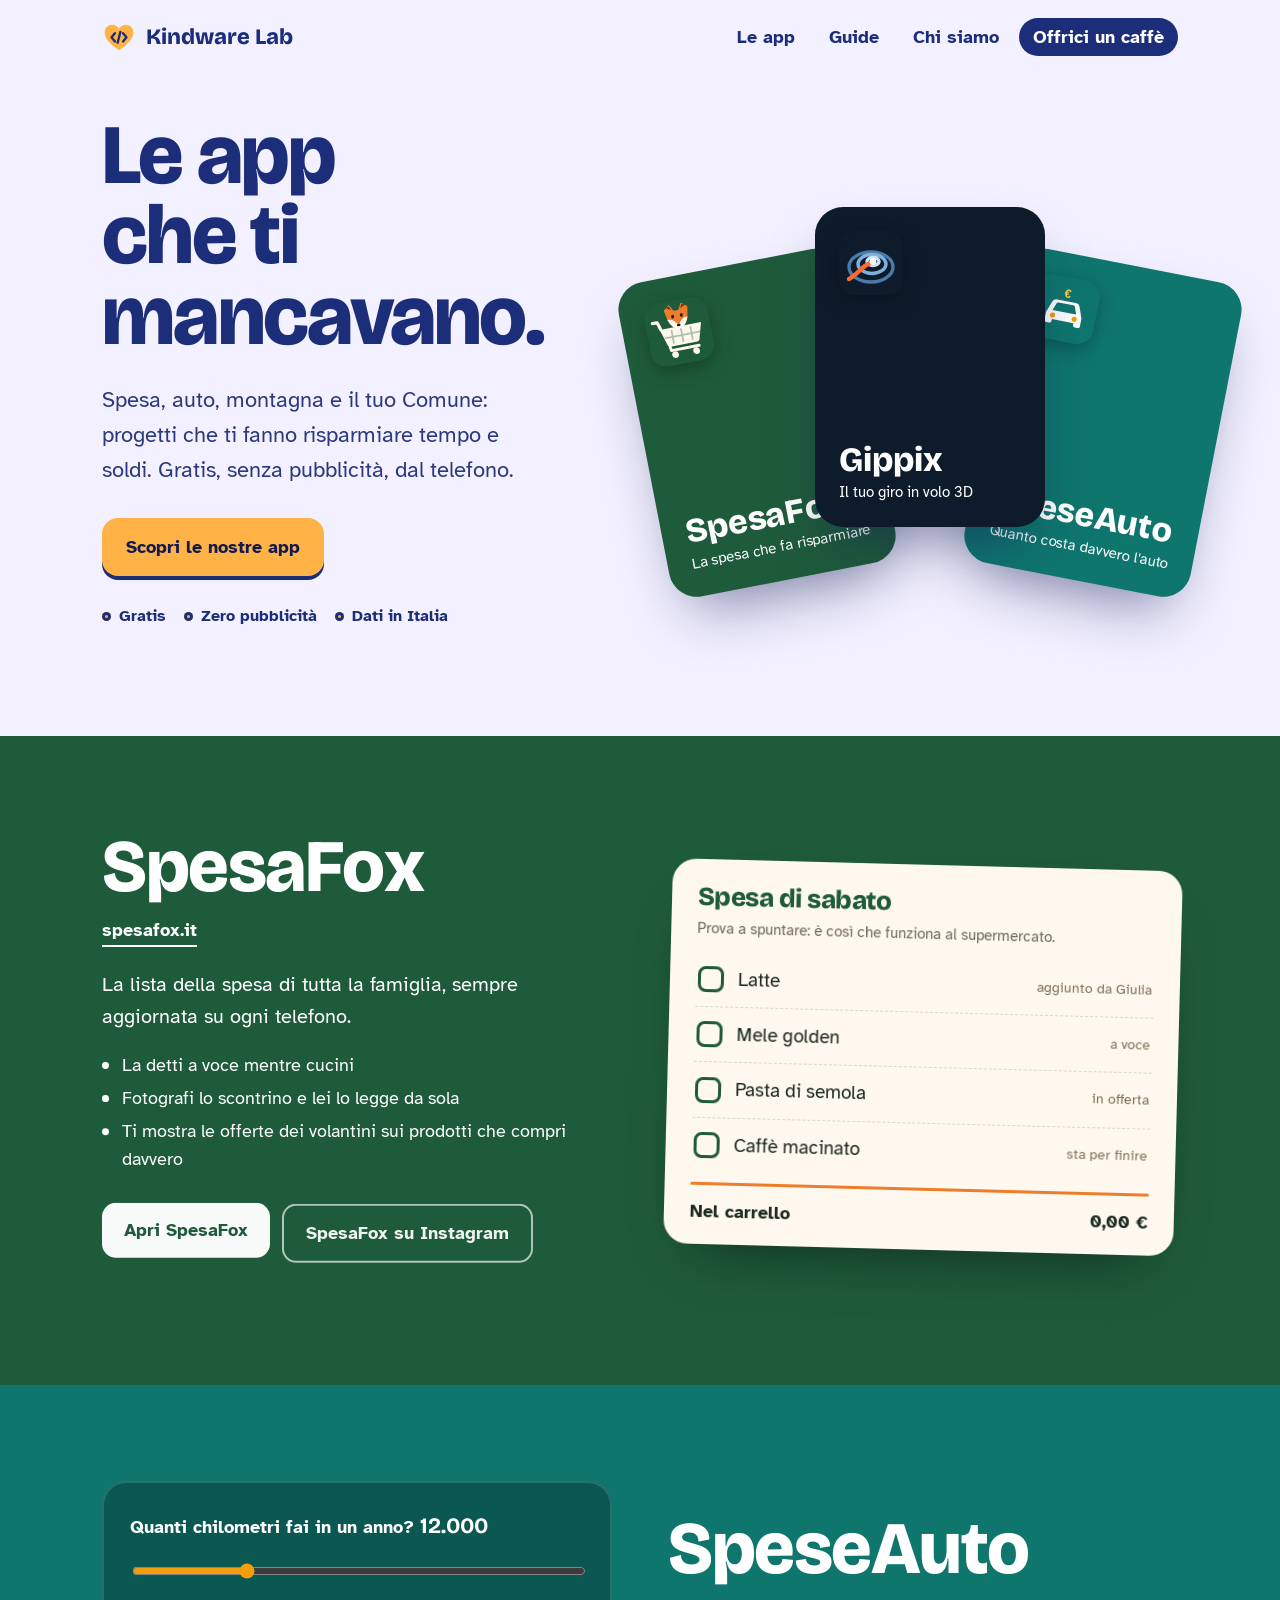
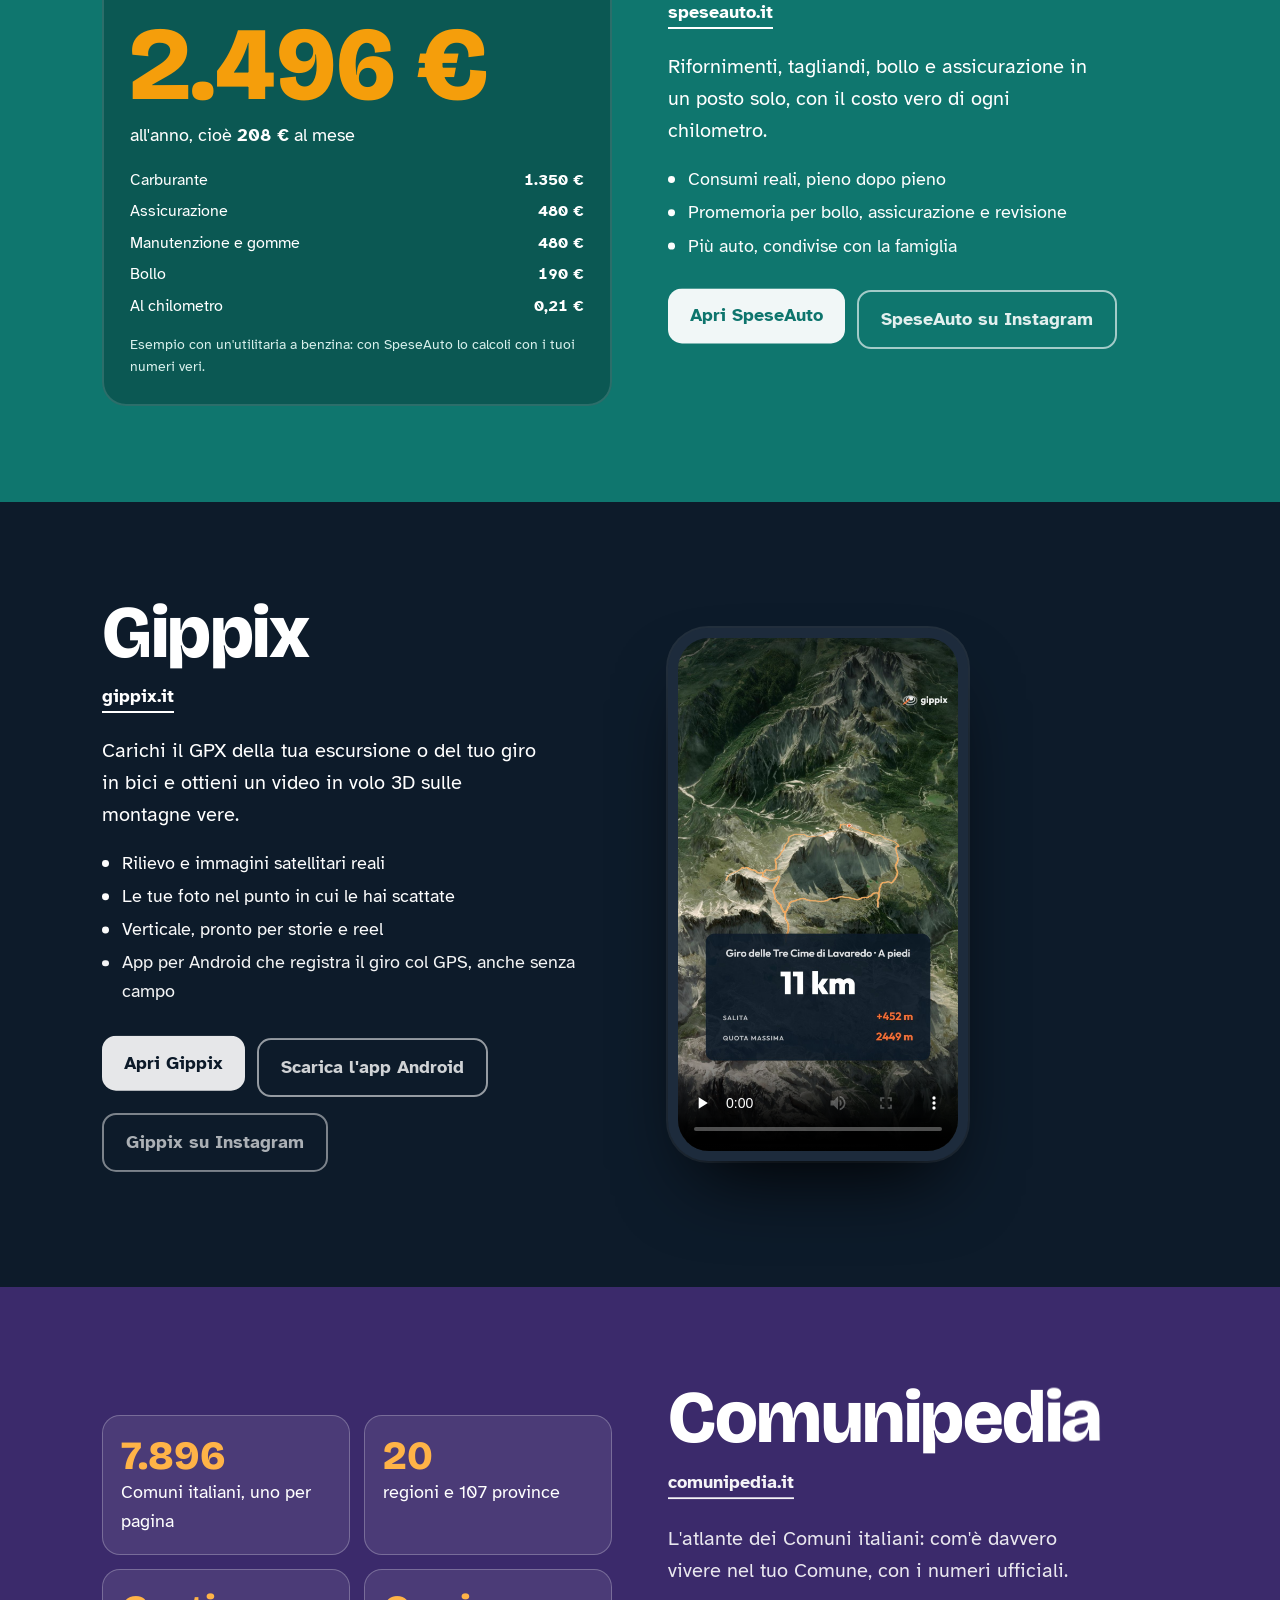
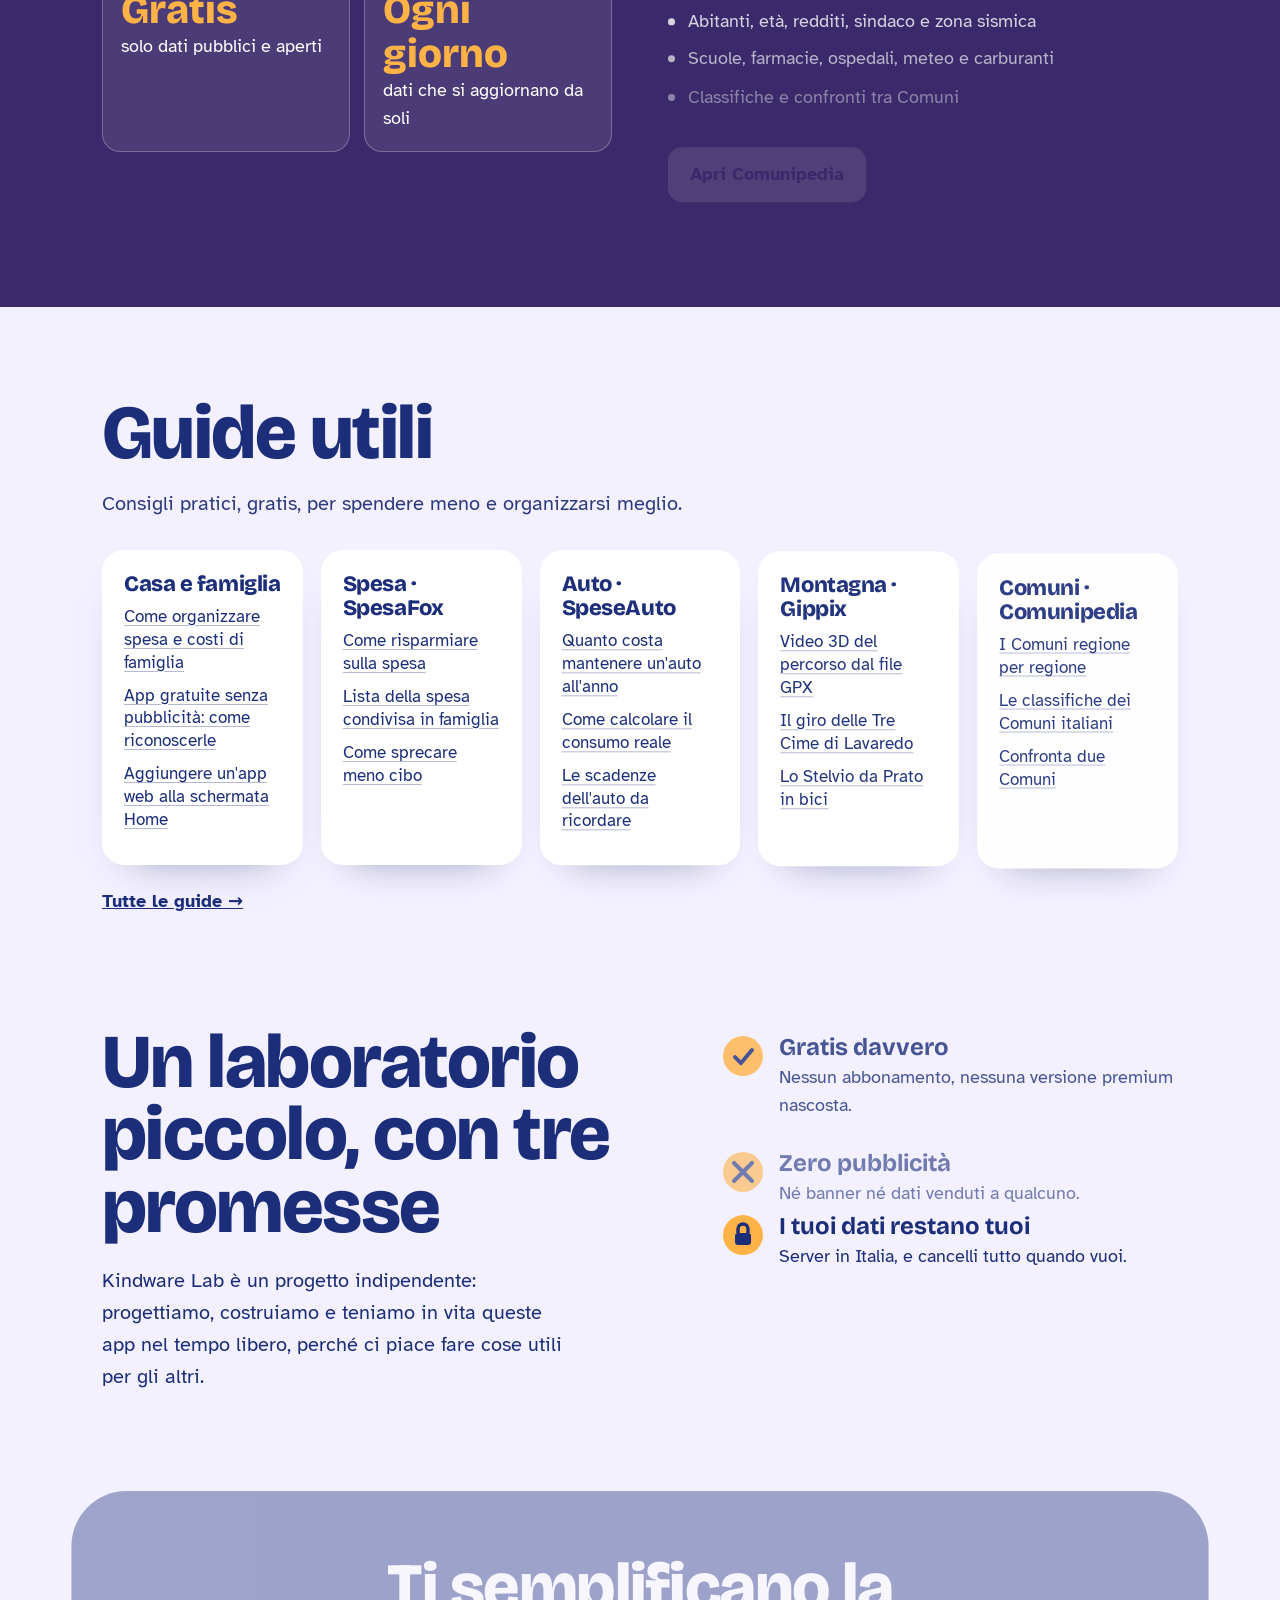
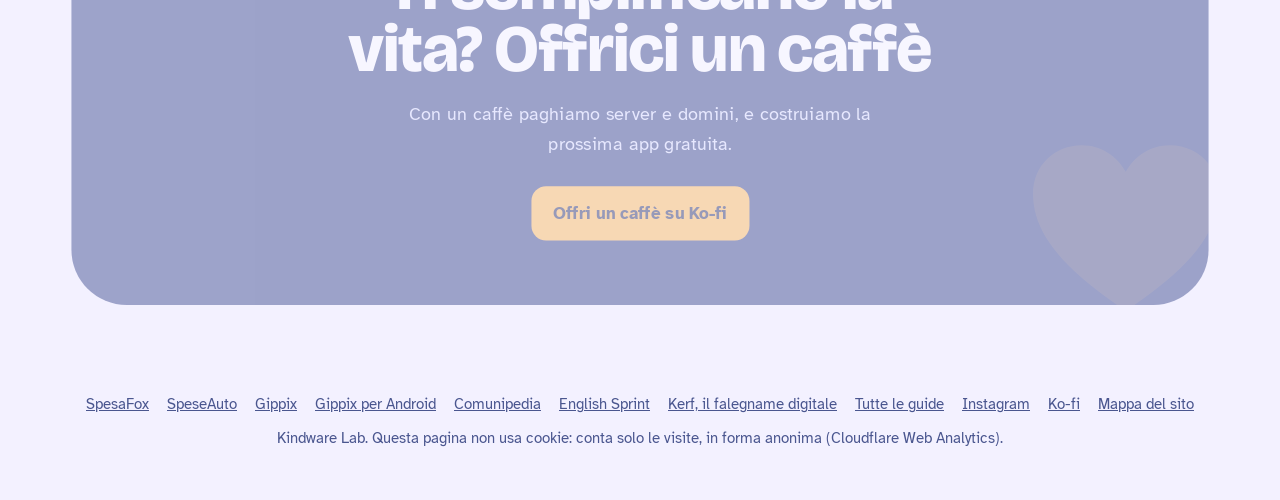
<file: index.html>
<!doctype html>
<html lang="it">
<head>
<meta charset="utf-8">
<meta name="viewport" content="width=device-width, initial-scale=1">
<title>Kindware Lab · le app che ti mancavano</title>
<link rel="canonical" href="https://kindwarelab.it/">
<meta name="description" content="Kindware Lab regala app utili per le cose di tutti i giorni: SpesaFox per la spesa, SpeseAuto per i costi dell'auto, Gippix per rivedere i tuoi giri in volo 3D e Comunipedia, l'atlante dei Comuni italiani. Gratis e senza pubblicità.">
<meta property="og:title" content="Kindware Lab · app gratuite e gentili">
<meta property="og:description" content="SpesaFox, SpeseAuto, Gippix e Comunipedia: app e siti gratis, senza pubblicità, fatte per semplificare la vita.">
<meta property="og:image" content="https://www.gianlucadario.com/apps/kindwarelab/logo.png">
<meta property="og:type" content="website">
<meta name="theme-color" content="#1c2e7a">
<meta name="p:domain_verify" content="f255345c5e1a99211195d1ba2bc01d1d"/>
<link rel="icon" href="icona.png">
<link rel="preload" href="fonts/bricolage.woff2" as="font" type="font/woff2" crossorigin>
<style>
@font-face{font-family:"Bricolage";src:url(fonts/bricolage.woff2) format("woff2");font-weight:200 800;font-display:swap}
@font-face{font-family:"Atkinson";src:url(fonts/atkinson-400.woff2) format("woff2");font-weight:400;font-display:swap}
@font-face{font-family:"Atkinson";src:url(fonts/atkinson-700.woff2) format("woff2");font-weight:700;font-display:swap}
:root{
  --ink:#1c2e7a; --ink-deep:#101a52; --gold:#ffb347; --paper:#f3f1ff; --white:#fff;
  --fox:#1e5b3a; --fox-2:#ee7d2b; --fox-paper:#fff8ef;
  --car:#0f766e; --car-2:#f59e0b;
  --gpx:#0d1b2a; --gpx-2:#ff6b2c;
  --cp:#3b2a6b;
  --display:"Bricolage",ui-sans-serif,system-ui,sans-serif;
  --text:"Atkinson",ui-sans-serif,system-ui,sans-serif;
}
*{box-sizing:border-box}
html{scroll-behavior:smooth;overflow-x:hidden}
body{overflow-x:hidden}
@media (prefers-reduced-motion:reduce){html{scroll-behavior:auto}*,*::before,*::after{animation:none!important;transition:none!important}}
body{margin:0;background:var(--paper);color:var(--ink);font:400 18px/1.6 var(--text);-webkit-font-smoothing:antialiased}
a{color:inherit}
:focus-visible{outline:3px solid var(--ink);outline-offset:3px;border-radius:6px}
.scena :focus-visible,.caffe :focus-visible{outline-color:#fff}
.scena .btn:focus{outline:3px solid #fff;outline-offset:3px}
.lista :focus-visible{outline-color:var(--fox)}
html{scroll-padding-top:24px;scroll-padding-bottom:24px}
.vh{position:absolute!important;width:1px;height:1px;padding:0;margin:-1px;overflow:hidden;clip:rect(0 0 0 0);white-space:nowrap;border:0}
.wrap{max-width:1120px;margin:0 auto;padding:0 22px}
h1,h2,h3{font-family:var(--display);font-weight:800;line-height:.95;margin:0;letter-spacing:-.02em}

/* barra */
.bar{display:flex;align-items:center;justify-content:space-between;padding:20px 0}
.mark{display:flex;align-items:center;gap:10px;text-decoration:none;font-family:var(--display);font-weight:800;font-size:22px}
.mark svg{width:34px;height:34px}
.bar nav ul{display:flex;gap:6px;list-style:none;margin:0;padding:0}
.bar nav li{margin:0}
.bar nav a{text-decoration:none;font-weight:700;padding:8px 14px;border-radius:999px}
.bar nav a:hover{background:#1c2e7a12}
.bar nav .kofi{background:var(--ink);color:var(--white)}
.bar nav .kofi:hover{background:var(--ink-deep)}

/* hero: titolo grande + ventaglio di carte delle app */
.hero{display:grid;grid-template-columns:1.05fr .95fr;gap:30px;align-items:center;padding:40px 0 90px}
.hero h1{font-size:clamp(46px,6.6vw,96px);font-variation-settings:"opsz" 96}
.hero h1 .riga{display:block}
.hero h1 .cuore{display:inline-block;width:.78em;height:.78em;vertical-align:-.06em;margin-left:.08em}
.hero p{font-size:clamp(19px,2vw,22px);max-width:30ch;margin:26px 0 30px;color:#2c3a7d}
.cta{display:inline-flex;align-items:center;gap:10px;background:var(--gold);color:var(--ink-deep);font-weight:700;text-decoration:none;padding:15px 24px;border-radius:16px;box-shadow:0 4px 0 var(--ink)}
.cta:hover{transform:translateY(-1px);box-shadow:0 5px 0 var(--ink)}
.cta:active{transform:translateY(3px);box-shadow:0 1px 0 var(--ink)}
.patto{display:flex;flex-wrap:wrap;gap:8px 18px;margin-top:28px;padding:0;list-style:none;font-weight:700;font-size:16px}
.patto li::before{content:"";display:inline-block;width:9px;height:9px;border-radius:50%;background:var(--gold);margin-right:8px;box-shadow:0 0 0 3px var(--ink) inset}

.fan{position:relative;height:440px}
.carta{position:absolute;left:50%;top:50%;width:230px;height:320px;margin:-160px 0 0 -115px;border-radius:28px;padding:24px;color:var(--white);text-decoration:none;
  display:flex;flex-direction:column;justify-content:space-between;box-shadow:0 30px 60px -20px #101a5288;transform-origin:50% 120%;
  transition:transform .55s cubic-bezier(.2,.8,.2,1.2)}
.carta img{width:64px;height:64px;border-radius:16px;box-shadow:0 6px 18px #0004}
.carta .carta-t{font-family:var(--display);font-size:34px;line-height:1;display:block;margin:0;letter-spacing:0}
.carta span{display:block;font-size:15px;line-height:1.3;margin-top:6px}
.carta.fox{background:var(--fox);transform:rotate(-11deg) translateX(-135px) translateY(12px)}
.carta.car{background:var(--car);transform:rotate(11deg) translateX(135px) translateY(12px)}
.carta.gpx{background:var(--gpx);transform:rotate(0deg) translateY(-14px);z-index:2}
.fan:hover .carta.fox,.fan:focus-within .carta.fox{transform:rotate(-15deg) translateX(-175px) translateY(0)}
.fan:hover .carta.car,.fan:focus-within .carta.car{transform:rotate(15deg) translateX(175px) translateY(0)}
.carta:hover{z-index:3}
@keyframes arriva{from{transform:rotate(0) translateY(60px);opacity:0}}
.fan .carta{animation:arriva .8s cubic-bezier(.2,.8,.2,1) backwards}
.fan .gpx{animation-delay:.1s}.fan .car{animation-delay:.2s}

/* scene delle app: bande piene nel colore dell'app */
.scena{padding:96px 0;color:var(--white)}
.scena .wrap{display:grid;grid-template-columns:1fr 1fr;gap:56px;align-items:center}
.scena .wrap>div:not(.gioco){min-width:0;container-type:inline-size;text-align:left}
/* il nome dell'app sta su una riga: la misura segue la colonna, mai una lettera da sola a capo */
.scena h2{font-size:clamp(36px,6vw,88px);font-size:clamp(36px,14.5cqi,88px);hyphens:manual;overflow-wrap:normal}
.scena .dom{display:inline-block;margin:14px 0 22px;font-weight:700;text-decoration:none;border-bottom:2px solid currentColor}
.scena p{font-size:20px;max-width:34ch;margin:0 0 18px}
.scena ul{margin:0 0 28px;padding:0;list-style:none}
.scena li{margin:4px 0;position:relative;padding-left:1.1em}
.scena ul:not(.bottoni):not(.cp-dati) li::before{content:"";position:absolute;left:0;top:.62em;width:.38em;height:.38em;border-radius:50%;background:currentColor}
.scena .bottoni li,.scena .cp-dati li{padding-left:0}
.bottoni{display:flex;gap:12px;flex-wrap:wrap;list-style:none;margin:0;padding:0}
.scena .bottoni li{margin:0}
.btn{display:inline-block;font-weight:700;text-decoration:none;padding:13px 22px;border-radius:14px}
.btn.pieno{background:var(--white);color:var(--ink-deep)}
.btn.vuoto{border:2px solid #ffffffb3}
.btn:hover{filter:brightness(1.06)}
.fox-s{background:var(--fox)} .fox-s .btn.pieno{color:var(--fox)}
.car-s{background:var(--car)} .car-s .btn.pieno{color:var(--car)}
.gpx-s{background:var(--gpx)} .gpx-s .btn.pieno{color:var(--gpx)}
.cp-s{background:var(--cp)} .cp-s .btn.pieno{color:var(--cp)}
.cp-dati{list-style:none;margin:0;padding:0!important;display:grid;grid-template-columns:1fr 1fr;gap:14px}
.scena .cp-dati li{margin:0;padding:18px;background:#ffffff14;border:1px solid #ffffff40;border-radius:18px}
.cp-dati b{display:block;font:800 clamp(28px,4vw,40px)/1.1 var(--display);color:var(--gold)}

/* giocattolo SpesaFox: lista da spuntare */
.lista{background:var(--fox-paper);color:#1b2a20;border-radius:24px;padding:26px 26px 18px;box-shadow:0 30px 60px -30px #0008;transform:rotate(1.5deg)}
.lista h3{font-size:26px;margin-bottom:6px;color:var(--fox)}
.lista small{display:block;color:#6a6a5a;margin-bottom:12px}
.voce{display:flex;align-items:center;gap:14px;width:100%;background:none;border:0;border-bottom:1px dashed #1e5b3a33;padding:12px 2px;font:inherit;font-size:19px;color:inherit;text-align:left;cursor:pointer}
.voce:last-of-type{border-bottom:0}
.voce i{flex:none;width:26px;height:26px;border-radius:8px;border:3px solid var(--fox);display:grid;place-items:center;font-style:normal;color:#fff;font-weight:700}
.voce[aria-pressed="true"] i{background:var(--fox)}
.voce[aria-pressed="true"] i::after{content:"✓"}
.voce[aria-pressed="true"] span{text-decoration:line-through;opacity:.45}
.voce em{margin-left:auto;font-style:normal;font-size:14px;color:#7d6e57}
.totale{display:flex;justify-content:space-between;margin-top:10px;padding-top:12px;border-top:3px solid var(--fox-2);font-weight:700}

/* giocattolo SpeseAuto: quanto costa l'auto in un anno */
.conto{background:#0b5853;border-radius:24px;padding:28px;box-shadow:inset 0 0 0 2px #ffffff22}
.conto label{display:block;font-weight:700;margin-bottom:10px}
.conto input[type=range]{width:100%;accent-color:var(--car-2);height:30px}
.km{font-family:var(--display);font-size:22px}
.cifra{font-family:var(--display);font-weight:800;font-size:clamp(64px,9vw,104px);line-height:1;color:var(--car-2);margin:18px 0 4px;font-variant-numeric:tabular-nums}
.voci{display:grid;grid-template-columns:1fr auto;gap:6px 18px;margin-top:18px;font-size:16px}
.voci span:nth-child(even){text-align:right;font-variant-numeric:tabular-nums;font-weight:700}
.conto small{display:block;margin-top:14px;font-size:14px;color:#d8f0ec}

/* Gippix: il Reel vero in una cornice da telefono */
.telefono{justify-self:center;width:min(300px,78vw);aspect-ratio:9/16;border-radius:40px;padding:10px;background:#1d2b3c;box-shadow:0 40px 80px -30px #000,0 0 0 2px #ffffff18}
.telefono video{width:100%;height:100%;object-fit:cover;border-radius:31px;background:#000;display:block}

/* guide utili */
.guide{padding:90px 0 0}
.guide h2{font-size:clamp(42px,6vw,76px)}
.guide>.wrap>p{font-size:20px;margin:18px 0 30px;color:#2c3a7d}
.guide-col{display:grid;grid-template-columns:repeat(auto-fit,minmax(200px,1fr));gap:18px}
.guide-col>div{background:var(--white);border-radius:22px;padding:22px;box-shadow:0 20px 40px -30px #101a5288}
.guide h3{font-size:22px;line-height:1.1;margin-bottom:10px}
.guide ul{margin:0;padding:0;list-style:none}
.guide li{margin:10px 0;line-height:1.35;font-size:17px}
.guide li a{text-decoration-color:#1c2e7a55;text-underline-offset:3px}
.guide li a:hover{text-decoration-color:var(--ink)}
.guide .tutte{display:inline-block;margin-top:22px;font-weight:700}
@media (max-width:980px){.guide-col{grid-template-columns:1fr 1fr}}
@media (max-width:560px){.guide-col{grid-template-columns:1fr}}

/* dal nostro Instagram: si riempie da sola con ultimi.php (stesso dominio), senza post resta nascosta */
.ig{padding:90px 0 0}
.ig[hidden]{display:none}
.ig-testa{display:flex;flex-wrap:wrap;align-items:flex-end;justify-content:space-between;gap:18px 24px;margin-bottom:28px}
.ig h2{font-size:clamp(42px,6vw,76px)}
.ig-testa p{font-size:20px;margin:18px 0 0;color:#2c3a7d}
.ig-griglia{list-style:none;margin:0;padding:0;display:grid;gap:16px;grid-template-columns:repeat(6,minmax(0,1fr))}
.ig-griglia a{display:flex;flex-direction:column;height:100%;background:var(--white);border-radius:22px;overflow:hidden;text-decoration:none;box-shadow:0 20px 40px -30px #101a5288;transition:transform .2s}
.ig-griglia a:hover{transform:translateY(-4px) rotate(-.6deg)}
.ig-griglia img{display:block;width:100%;height:auto;aspect-ratio:4/5;object-fit:cover;background:#e6e2ff}
.ig-griglia b{display:block;margin:12px 14px 0;font:800 13px/1 var(--display);letter-spacing:.06em;text-transform:uppercase;color:var(--ink)}
.ig-griglia span{display:-webkit-box;-webkit-line-clamp:3;-webkit-box-orient:vertical;overflow:hidden;margin:6px 14px 14px;font-size:15px;line-height:1.4;color:#2c3a7d}
@media (max-width:980px){.ig-griglia{grid-template-columns:repeat(3,minmax(0,1fr))}}
@media (max-width:560px){.ig-griglia{grid-template-columns:repeat(2,minmax(0,1fr));gap:12px}.ig-griglia span{font-size:14px}}

/* chi siamo + caffè */
.noi{padding:110px 0 80px}
.noi .wrap{display:grid;grid-template-columns:1.1fr .9fr;gap:60px;align-items:start}
.noi h2{font-size:clamp(42px,6vw,76px)}
.noi p{font-size:20px;max-width:36ch;margin:22px 0 0}
.promesse{margin:0;padding:0;list-style:none;display:grid;gap:22px}
.promesse li{display:grid;grid-template-columns:44px 1fr;gap:14px;align-items:start}
.promesse svg{width:44px;height:44px}
.promesse b{font-family:var(--display);font-size:24px;display:block;line-height:1.1;margin-bottom:2px}
.caffe{margin:0 22px 70px;border-radius:36px;background:var(--ink);color:var(--white);padding:70px 22px;text-align:center;position:relative;overflow:hidden}
.caffe h2{font-size:clamp(40px,6vw,72px);max-width:16ch;margin:0 auto}
.caffe p{font-size:20px;max-width:40ch;margin:20px auto 30px;color:#d6dcff}
.caffe .tazza{position:absolute;right:-30px;bottom:-40px;width:240px;opacity:.12}
footer{padding:0 0 50px;text-align:center;font-size:15px;color:#4a568f}
footer nav ul{display:flex;flex-wrap:wrap;justify-content:center;gap:6px 18px;margin:0 0 10px;padding:0;list-style:none}
footer nav li{margin:0}

@media (max-width:880px){
  .hero,.scena .wrap,.noi .wrap{grid-template-columns:1fr}
  .hero{padding-bottom:40px}
  .fan{height:400px}
  .scena{padding:70px 0}
  .scena .gioco{order:2}
  .bar nav li:not(:last-child){display:none}
}
@media (max-width:420px){.carta{width:200px;height:290px;margin:-145px 0 0 -100px}.carta.fox{transform:rotate(-14deg) translateX(-50px)}.carta.car{transform:rotate(14deg) translateX(50px)}}
/* scorrimento fluido (Lenis): lo fa lo script, non il browser */
html.lenis,html.lenis body{height:auto}
html.lenis{scroll-behavior:auto}
.lenis.lenis-stopped{overflow:clip}
.lenis.lenis-smooth iframe{pointer-events:none}
</style>
</head>
<body>
<div class="wrap">
  <header class="bar">
    <a class="mark" href="#top" aria-label="Kindware Lab, inizio pagina">
      <svg viewBox="0 0 100 100" aria-hidden="true"><path d="M50 86C20 66 8 50 8 33 8 20 18 11 30 11c9 0 16 5 20 12 4-7 11-12 20-12 12 0 22 9 22 22 0 17-12 33-42 53Z" fill="#ffb347"/><path d="M38 36 28 48l10 12M62 36l10 12-10 12M54 32l-8 32" fill="none" stroke="#1c2e7a" stroke-width="7" stroke-linecap="round" stroke-linejoin="round"/></svg>
      Kindware Lab
    </a>
    <nav aria-label="Sezioni">
      <ul>
        <li><a href="#app">Le app</a></li>
        <li><a href="#guide">Guide</a></li>
        <li><a href="#noi">Chi siamo</a></li>
        <li><a class="kofi" href="https://ko-fi.com/KindwareLab" target="_blank" rel="noopener">Offrici un caffè <span class="vh">(si apre in una nuova scheda)</span></a></li>
      </ul>
    </nav>
  </header>
</div>

<main id="contenuto">
<div class="wrap">
  <section class="hero" id="top" aria-label="Presentazione">
    <div>
      <h1><span class="riga">Le app</span><span class="riga">che ti</span><span class="riga">mancavano.</span></h1>
      <p>Spesa, auto, montagna e il tuo Comune: progetti che ti fanno risparmiare tempo e soldi. Gratis, senza pubblicità, dal telefono.</p>
      <a class="cta" href="#app">Scopri le nostre app</a>
      <ul class="patto" aria-label="Le nostre regole">
        <li>Gratis</li><li>Zero pubblicità</li><li>Dati in Italia</li>
      </ul>
    </div>
    <div class="fan" aria-label="Le nostre app">
      <a class="carta fox" href="#spesafox"><img src="spesafox.svg" alt=""><div><h2 class="carta-t">SpesaFox</h2><span>La spesa che fa risparmiare</span></div></a>
      <a class="carta car" href="#speseauto"><img src="speseauto.svg" alt=""><div><h2 class="carta-t">SpeseAuto</h2><span>Quanto costa davvero l'auto</span></div></a>
      <a class="carta gpx" href="#gippix"><img src="gippix.svg" alt=""><div><h2 class="carta-t">Gippix</h2><span>Il tuo giro in volo 3D</span></div></a>
    </div>
  </section>
</div>

<div id="app">
  <section class="scena fox-s" id="spesafox" aria-labelledby="t-fox">
    <div class="wrap">
      <div>
        <h2 id="t-fox">SpesaFox</h2>
        <a class="dom" href="https://spesafox.it/">spesafox.it</a>
        <p>La lista della spesa di tutta la famiglia, sempre aggiornata su ogni telefono.</p>
        <ul>
          <li>La detti a voce mentre cucini</li>
          <li>Fotografi lo scontrino e lei lo legge da sola</li>
          <li>Ti mostra le offerte dei volantini sui prodotti che compri davvero</li>
        </ul>
        <ul class="bottoni">
          <li><a class="btn pieno" href="https://spesafox.it/">Apri SpesaFox</a></li>
          <li><a class="btn vuoto" href="https://www.instagram.com/spesafox/" target="_blank" rel="noopener">SpesaFox su Instagram <span class="vh">(si apre in una nuova scheda)</span></a></li>
        </ul>
      </div>
      <div class="gioco">
        <div class="lista" id="lista">
          <h3>Spesa di sabato</h3>
          <small>Prova a spuntare: è così che funziona al supermercato.</small>
          <button class="voce" type="button" aria-pressed="false" data-p="1.29"><i></i><span>Latte</span><em>aggiunto da Giulia</em></button>
          <button class="voce" type="button" aria-pressed="false" data-p="2.35"><i></i><span>Mele golden</span><em>a voce</em></button>
          <button class="voce" type="button" aria-pressed="false" data-p="1.49"><i></i><span>Pasta di semola</span><em>in offerta</em></button>
          <button class="voce" type="button" aria-pressed="false" data-p="3.99"><i></i><span>Caffè macinato</span><em>sta per finire</em></button>
          <div class="totale"><span>Nel carrello</span><span id="tot">0,00 €</span></div>
        </div>
      </div>
    </div>
  </section>

  <section class="scena car-s" id="speseauto" aria-labelledby="t-car">
    <div class="wrap">
      <div class="gioco">
        <div class="conto">
          <label for="km">Quanti chilometri fai in un anno? <span class="km" id="kmv">12.000</span></label>
          <input type="range" id="km" min="3000" max="40000" step="1000" value="12000">
          <div class="cifra" id="anno">2.520 €</div>
          <div>all'anno, cioè <b id="mese">210 €</b> al mese</div>
          <div class="voci" id="voci"></div>
          <small>Esempio con un'utilitaria a benzina: con SpeseAuto lo calcoli con i tuoi numeri veri.</small>
        </div>
      </div>
      <div>
        <h2 id="t-car">SpeseAuto</h2>
        <a class="dom" href="https://speseauto.it/">speseauto.it</a>
        <p>Rifornimenti, tagliandi, bollo e assicurazione in un posto solo, con il costo vero di ogni chilometro.</p>
        <ul>
          <li>Consumi reali, pieno dopo pieno</li>
          <li>Promemoria per bollo, assicurazione e revisione</li>
          <li>Più auto, condivise con la famiglia</li>
        </ul>
        <ul class="bottoni">
          <li><a class="btn pieno" href="https://speseauto.it/">Apri SpeseAuto</a></li>
          <li><a class="btn vuoto" href="https://www.instagram.com/speseauto/" target="_blank" rel="noopener">SpeseAuto su Instagram <span class="vh">(si apre in una nuova scheda)</span></a></li>
        </ul>
      </div>
    </div>
  </section>

  <section class="scena gpx-s" id="gippix" aria-labelledby="t-gpx">
    <div class="wrap">
      <div>
        <h2 id="t-gpx">Gippix</h2>
        <a class="dom" href="https://gippix.it/">gippix.it</a>
        <p>Carichi il GPX della tua escursione o del tuo giro in bici e ottieni un video in volo 3D sulle montagne vere.</p>
        <ul>
          <li>Rilievo e immagini satellitari reali</li>
          <li>Le tue foto nel punto in cui le hai scattate</li>
          <li>Verticale, pronto per storie e reel</li>
          <li>App per Android che registra il giro col GPS, anche senza campo</li>
        </ul>
        <ul class="bottoni">
          <li><a class="btn pieno" href="https://gippix.it/">Apri Gippix</a></li>
          <li><a class="btn vuoto" href="https://gippix.it/app/">Scarica l'app Android</a></li>
          <li><a class="btn vuoto" href="https://www.instagram.com/gippix.it/" target="_blank" rel="noopener">Gippix su Instagram <span class="vh">(si apre in una nuova scheda)</span></a></li>
        </ul>
      </div>
      <div class="gioco">
        <div class="telefono">
          <video controls playsinline preload="none" poster="gippix-poster.jpg" aria-label="Video creato con Gippix: il giro delle Tre Cime di Lavaredo">
            <source src="https://www.gianlucadario.com/apps/social/video/gippix-reel-tre-cime.mp4" type="video/mp4">
            <track kind="captions" srclang="it" label="Italiano" src="sottotitoli-musica.vtt" default>
          </video>
        </div>
      </div>
    </div>
  </section>
  <section class="scena cp-s" id="comunipedia" aria-labelledby="t-cp">
    <div class="wrap">
      <div class="gioco">
        <ul class="cp-dati" aria-label="Comunipedia in numeri">
          <li><b>7.896</b>Comuni italiani, uno per pagina</li>
          <li><b>20</b>regioni e 107 province</li>
          <li><b>Gratis</b>solo dati pubblici e aperti</li>
          <li><b>Ogni giorno</b>dati che si aggiornano da soli</li>
        </ul>
      </div>
      <div>
        <h2 id="t-cp">Comunipedia</h2>
        <a class="dom" href="https://comunipedia.it/">comunipedia.it</a>
        <p>L'atlante dei Comuni italiani: com'è davvero vivere nel tuo Comune, con i numeri ufficiali.</p>
        <ul>
          <li>Abitanti, età, redditi, sindaco e zona sismica</li>
          <li>Scuole, farmacie, ospedali, meteo e carburanti</li>
          <li>Classifiche e confronti tra Comuni</li>
        </ul>
        <ul class="bottoni">
          <li><a class="btn pieno" href="https://comunipedia.it/">Apri Comunipedia</a></li>
          <li><a class="btn vuoto" href="https://comunipedia.it/classifiche">Le classifiche dei Comuni</a></li>
        </ul>
      </div>
    </div>
  </section>
</div>

<section class="guide" id="guide" aria-labelledby="t-guide">
  <div class="wrap">
    <h2 id="t-guide">Guide utili</h2>
    <p>Consigli pratici, gratis, per spendere meno e organizzarsi meglio.</p>
    <div class="guide-col">
      <div>
        <h3>Casa e famiglia</h3>
        <ul>
          <li><a href="guide/organizzare-spesa-e-costi-di-famiglia/">Come organizzare spesa e costi di famiglia</a></li>
          <li><a href="guide/app-gratuite-senza-pubblicita/">App gratuite senza pubblicità: come riconoscerle</a></li>
          <li><a href="guide/aggiungere-app-alla-schermata-home/">Aggiungere un'app web alla schermata Home</a></li>
        </ul>
      </div>
      <div>
        <h3>Spesa · SpesaFox</h3>
        <ul>
          <li><a href="https://spesafox.it/guide/come-risparmiare-sulla-spesa/">Come risparmiare sulla spesa</a></li>
          <li><a href="https://spesafox.it/guide/lista-della-spesa-condivisa/">Lista della spesa condivisa in famiglia</a></li>
          <li><a href="https://spesafox.it/guide/sprecare-meno-cibo/">Come sprecare meno cibo</a></li>
        </ul>
      </div>
      <div>
        <h3>Auto · SpeseAuto</h3>
        <ul>
          <li><a href="https://speseauto.it/guide/quanto-costa-mantenere-un-auto/">Quanto costa mantenere un'auto all'anno</a></li>
          <li><a href="https://speseauto.it/guide/calcolare-consumo-reale/">Come calcolare il consumo reale</a></li>
          <li><a href="https://speseauto.it/guide/scadenze-auto/">Le scadenze dell'auto da ricordare</a></li>
        </ul>
      </div>
      <div>
        <h3>Montagna · Gippix</h3>
        <ul>
          <li><a href="https://gippix.it/guide/video-3d-percorso-gpx/">Video 3D del percorso dal file GPX</a></li>
          <li><a href="https://gippix.it/guide/tre-cime-di-lavaredo/">Il giro delle Tre Cime di Lavaredo</a></li>
          <li><a href="https://gippix.it/guide/stelvio-da-prato/">Lo Stelvio da Prato in bici</a></li>
        </ul>
      </div>
      <div>
        <h3>Comuni · Comunipedia</h3>
        <ul>
          <li><a href="https://comunipedia.it/regioni">I Comuni regione per regione</a></li>
          <li><a href="https://comunipedia.it/classifiche">Le classifiche dei Comuni italiani</a></li>
          <li><a href="https://comunipedia.it/confronta">Confronta due Comuni</a></li>
        </ul>
      </div>
    </div>
    <a class="tutte" href="guide/">Tutte le guide →</a>
  </div>
</section>

<section class="ig" id="instagram" aria-labelledby="t-ig" hidden>
  <div class="wrap">
    <div class="ig-testa">
      <div>
        <h2 id="t-ig">Dal nostro Instagram</h2>
        <p>Gli ultimi post di SpesaFox, SpeseAuto, Gippix e Kindware Lab.</p>
      </div>
      <a class="cta" href="https://www.instagram.com/kindwarelab/" target="_blank" rel="noopener">Seguici su Instagram <span class="vh">(si apre in una nuova scheda)</span></a>
    </div>
    <ul class="ig-griglia"></ul>
  </div>
</section>

<section class="noi" id="noi" aria-labelledby="t-noi">
  <div class="wrap">
    <div>
      <h2 id="t-noi">Un laboratorio piccolo, con tre promesse</h2>
      <p>Kindware Lab è un progetto indipendente: progettiamo, costruiamo e teniamo in vita queste app nel tempo libero, perché ci piace fare cose utili per gli altri.</p>
    </div>
    <ul class="promesse">
      <li><svg viewBox="0 0 44 44" aria-hidden="true"><circle cx="22" cy="22" r="20" fill="#ffb347"/><path d="M14 23l6 6 11-13" fill="none" stroke="#1c2e7a" stroke-width="4" stroke-linecap="round" stroke-linejoin="round"/></svg><span><b>Gratis davvero</b>Nessun abbonamento, nessuna versione premium nascosta.</span></li>
      <li><svg viewBox="0 0 44 44" aria-hidden="true"><circle cx="22" cy="22" r="20" fill="#ffb347"/><path d="M13 13l18 18M31 13 13 31" stroke="#1c2e7a" stroke-width="4" stroke-linecap="round"/></svg><span><b>Zero pubblicità</b>Né banner né dati venduti a qualcuno.</span></li>
      <li><svg viewBox="0 0 44 44" aria-hidden="true"><circle cx="22" cy="22" r="20" fill="#ffb347"/><rect x="14" y="20" width="16" height="12" rx="3" fill="#1c2e7a"/><path d="M17 20v-4a5 5 0 0 1 10 0v4" fill="none" stroke="#1c2e7a" stroke-width="3.5"/></svg><span><b>I tuoi dati restano tuoi</b>Server in Italia, e cancelli tutto quando vuoi.</span></li>
    </ul>
  </div>
</section>

<section class="caffe" aria-labelledby="t-caffe">
  <svg class="tazza" viewBox="0 0 100 100" aria-hidden="true"><path d="M50 86C20 66 8 50 8 33 8 20 18 11 30 11c9 0 16 5 20 12 4-7 11-12 20-12 12 0 22 9 22 22 0 17-12 33-42 53Z" fill="#ffb347"/></svg>
  <h2 id="t-caffe">Ti semplificano la vita? Offrici un caffè</h2>
  <p>Con un caffè paghiamo server e domini, e costruiamo la prossima app gratuita.</p>
  <a class="cta" href="https://ko-fi.com/KindwareLab" target="_blank" rel="noopener">Offri un caffè su Ko-fi <span class="vh">(si apre in una nuova scheda)</span></a>
</section>
</main>

<footer>
  <nav aria-label="Link">
    <ul>
      <li><a href="https://spesafox.it/">SpesaFox</a></li>
      <li><a href="https://speseauto.it/">SpeseAuto</a></li>
      <li><a href="https://gippix.it/">Gippix</a></li>
      <li><a href="https://gippix.it/app/">Gippix per Android</a></li>
      <li><a href="https://comunipedia.it/">Comunipedia</a></li>
      <li><a href="https://www.gianlucadario.com/apps/english-sprint/">English Sprint</a></li>
      <li><a href="https://kerf3d.it/">Kerf, il falegname digitale</a></li>
      <li><a href="guide/">Tutte le guide</a></li>
      <li><a href="https://www.instagram.com/kindwarelab/" target="_blank" rel="noopener">Instagram <span class="vh">(si apre in una nuova scheda)</span></a></li>
      <li><a href="https://ko-fi.com/KindwareLab" target="_blank" rel="noopener">Ko-fi <span class="vh">(si apre in una nuova scheda)</span></a></li>
      <li><a href="mappa-del-sito/">Mappa del sito</a></li>
    </ul>
  </nav>
  Kindware Lab. Questa pagina non usa cookie: conta solo le visite, in forma anonima (Cloudflare Web Analytics).
</footer>

<script>
// SpesaFox: spunta le voci e aggiorna il totale del carrello
(function () {
  var voci = document.querySelectorAll('#lista .voce'), tot = document.getElementById('tot')
  var euro = function (n) { return n.toFixed(2).replace('.', ',') + ' €' }
  voci.forEach(function (v) {
    v.addEventListener('click', function () {
      v.setAttribute('aria-pressed', v.getAttribute('aria-pressed') === 'true' ? 'false' : 'true')
      var s = 0
      voci.forEach(function (x) { if (x.getAttribute('aria-pressed') === 'true') s += parseFloat(x.dataset.p) })
      tot.textContent = euro(s)
    })
  })
})()
// SpeseAuto: costo di un'auto in un anno a seconda dei km (valori d'esempio di un'utilitaria a benzina)
;(function () {
  var r = document.getElementById('km'), kmv = document.getElementById('kmv'), anno = document.getElementById('anno'),
      mese = document.getElementById('mese'), voci = document.getElementById('voci')
  var fmt = function (n) { return Math.round(n).toLocaleString('it-IT') }
  function calcola() {
    var km = +r.value
    var parti = [
      ['Carburante', km / 16 * 1.80],      // 16 km/l a 1,80 €/l
      ['Assicurazione', 480],
      ['Manutenzione e gomme', 180 + km * 0.025],
      ['Bollo', 190]
    ]
    var s = parti.reduce(function (a, p) { return a + p[1] }, 0)
    kmv.textContent = fmt(km)
    anno.textContent = fmt(s) + ' €'
    mese.textContent = fmt(s / 12) + ' €'
    voci.innerHTML = parti.map(function (p) { return '<span>' + p[0] + '</span><span>' + fmt(p[1]) + ' €</span>' }).join('') +
      '<span>Al chilometro</span><span>' + (s / km).toFixed(2).replace('.', ',') + ' €</span>'
  }
  r.addEventListener('input', calcola)
  calcola()
})()
// Dal nostro Instagram: gli ultimi post già pubblicati (ultimi.php legge la coda del cron), niente embed di Instagram
;(function () {
  var s = document.getElementById('instagram')
  if (!s || !window.fetch) return
  function go() {
    fetch('ultimi.php?n=6').then(function (r) { return r.ok ? r.json() : null }).then(function (j) {
      if (!j || !j.post || !j.post.length) return
      var ul = s.querySelector('ul')
      j.post.forEach(function (p) {
        var li = document.createElement('li'), a = document.createElement('a'), im = document.createElement('img'), b = document.createElement('b'), t = document.createElement('span')
        a.href = p.link; a.target = '_blank'; a.rel = 'noopener'
        im.src = p.img; im.alt = ''; im.loading = 'lazy'; im.decoding = 'async'; im.width = 540; im.height = 675
        b.textContent = p.nome; t.textContent = p.testo
        var v = document.createElement('span'); v.className = 'vh'; v.textContent = '(si apre in una nuova scheda)'
        a.appendChild(im); a.appendChild(b); a.appendChild(t); a.appendChild(document.createTextNode(' ')); a.appendChild(v); li.appendChild(a); ul.appendChild(li)
      })
      s.hidden = false
      window.dispatchEvent(new Event("kw:altezze"))
    }).catch(function () {})
  }
  if ('IntersectionObserver' in window) {
    var o = new IntersectionObserver(function (e) { if (e[0].isIntersecting) { o.disconnect(); go() } }, { rootMargin: '600px' })
    o.observe(document.getElementById('guide'))
  } else go()
})()
</script>
<script defer src="js/gsap.min.js?v=3.15.1"></script>
<script defer src="js/ScrollTrigger.min.js?v=3.15.1"></script>
<script defer src="js/SplitText.min.js?v=3.15.1"></script>
<script defer src="js/lenis.min.js?v=1.3.27"></script>
<script defer src="js/animazioni.js?v=3"></script>
<script defer src="https://static.cloudflareinsights.com/beacon.min.js" data-cf-beacon='{"token": "e17a0c2603aa4a0ba29f7228b21157d7"}'></script>
</body>
</html>
</file>
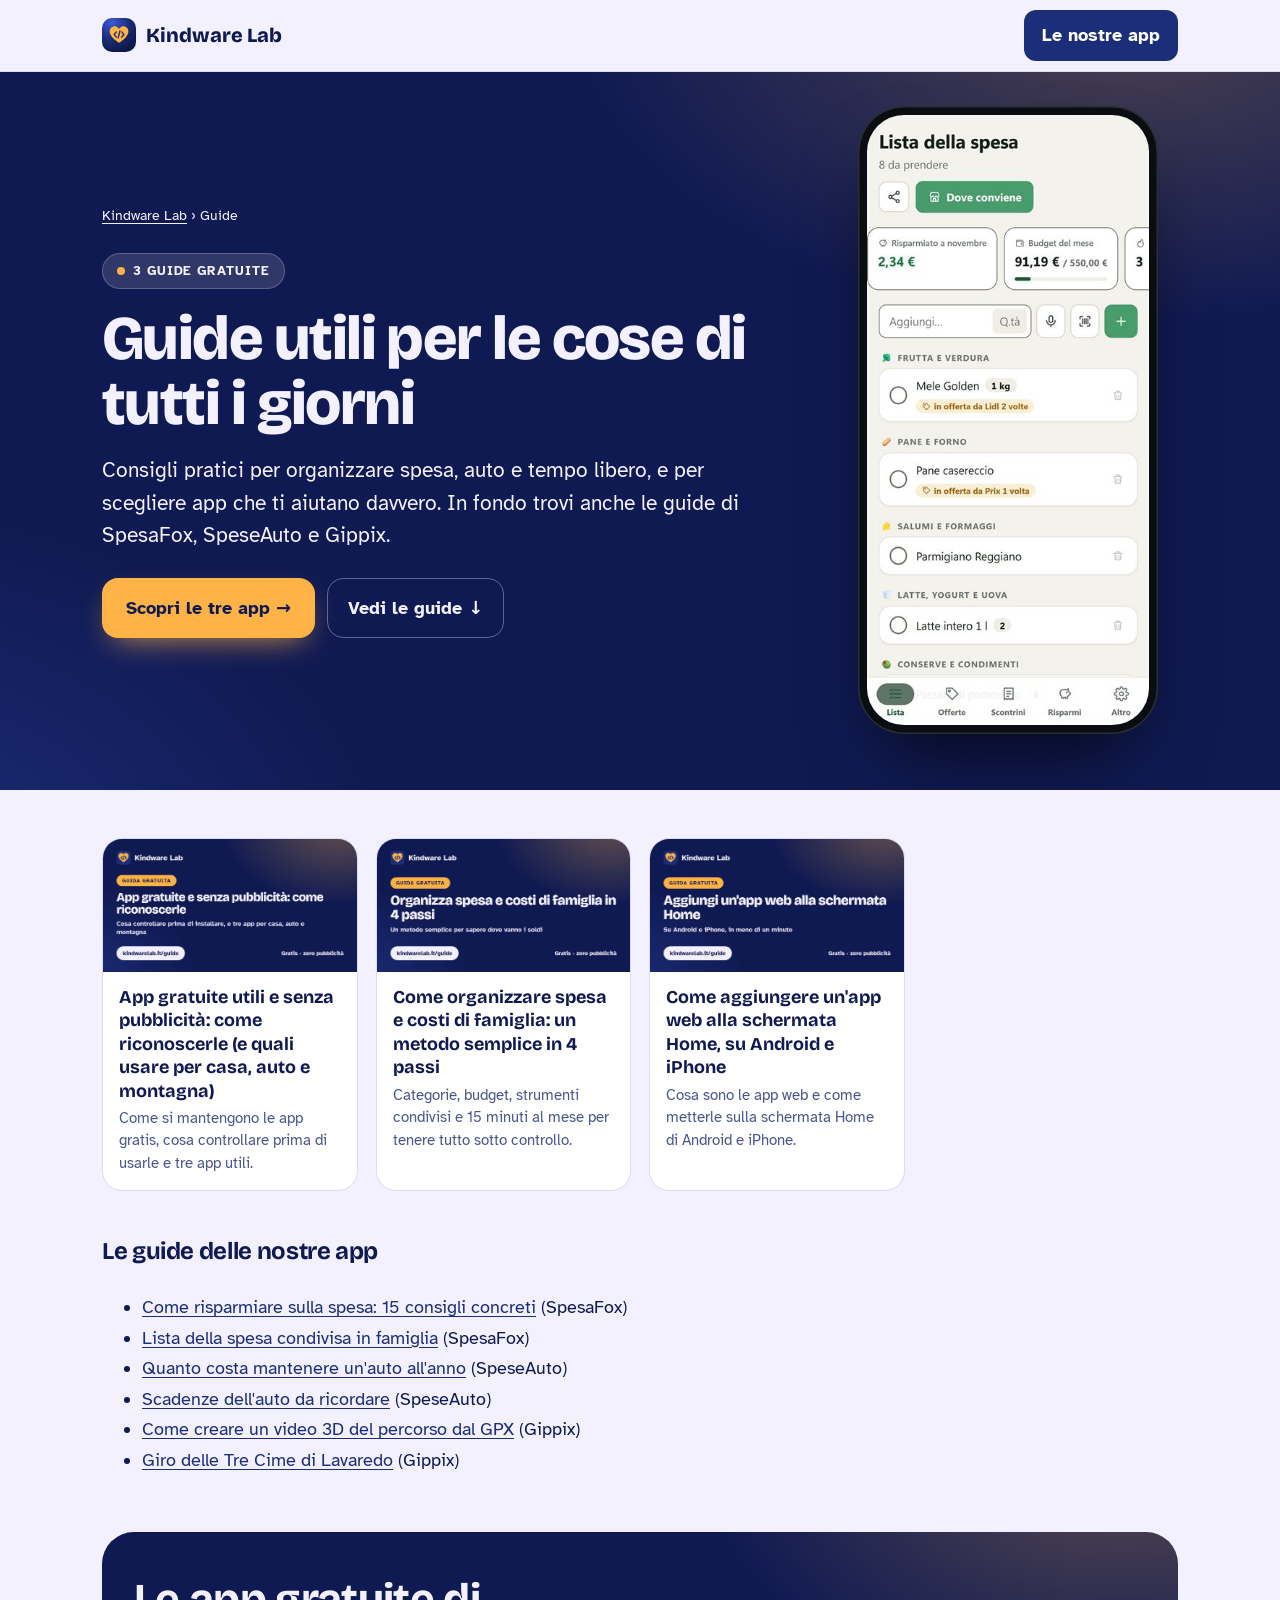
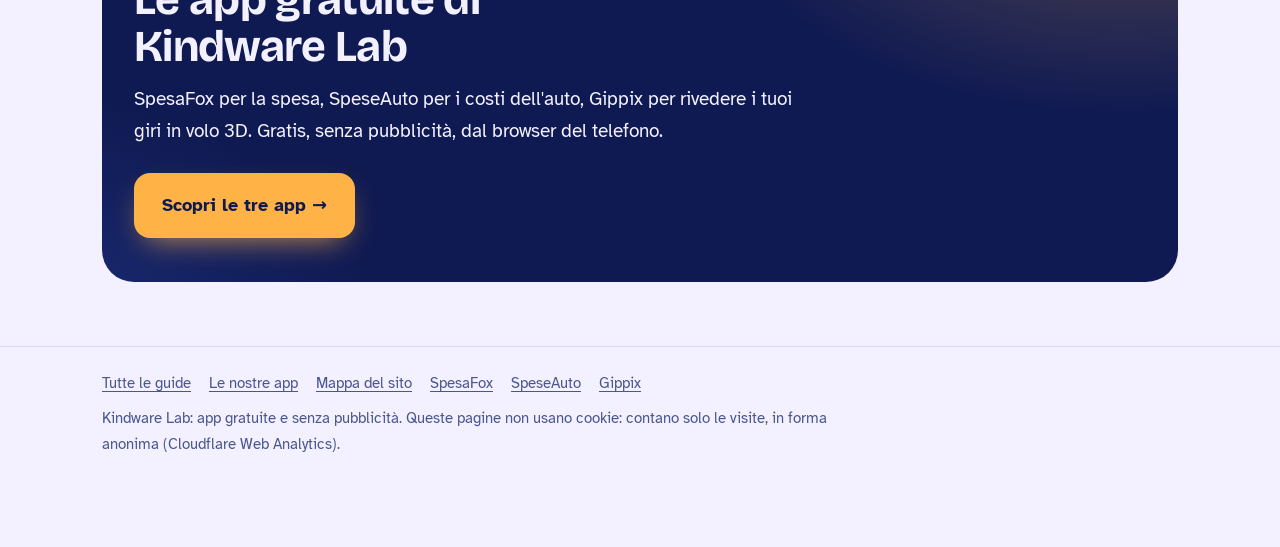
<file: guide/index.html>
<!doctype html>
<html lang="it">
<head>
<meta charset="utf-8">
<meta name="viewport" content="width=device-width, initial-scale=1, viewport-fit=cover">
<title>Guide utili per casa, spesa e auto | Kindware Lab</title>
<meta name="description" content="Guide gratuite di Kindware Lab: come riconoscere app gratuite senza pubblicità, organizzare spesa e costi di famiglia e aggiungere un'app web alla schermata Home.">
<link rel="canonical" href="https://kindwarelab.it/guide/">
<meta name="robots" content="index, follow, max-image-preview:large">
<meta name="theme-color" content="#1c2e7a">
<link rel="icon" href="../icona.png">
<link rel="preload" href="../fonts/bricolage.woff2" as="font" type="font/woff2" crossorigin>
<link rel="stylesheet" href="../guide/guide.css?v=8">
<meta property="og:type" content="website">
<meta property="og:locale" content="it_IT">
<meta property="og:site_name" content="Kindware Lab">
<meta property="og:title" content="Guide utili per casa, spesa e auto | Kindware Lab">
<meta property="og:description" content="Guide gratuite di Kindware Lab: come riconoscere app gratuite senza pubblicità, organizzare spesa e costi di famiglia e aggiungere un'app web alla schermata Home.">
<meta property="og:url" content="https://kindwarelab.it/guide/">
<meta property="og:image" content="https://kindwarelab.it/guide/img/app-gratuite-senza-pubblicita-og.jpg">
<meta property="og:image:width" content="1200">
<meta property="og:image:height" content="630">
<meta name="twitter:card" content="summary_large_image">
<meta name="twitter:title" content="Guide utili per casa, spesa e auto | Kindware Lab">
<meta name="twitter:description" content="Guide gratuite di Kindware Lab: come riconoscere app gratuite senza pubblicità, organizzare spesa e costi di famiglia e aggiungere un'app web alla schermata Home.">
<meta name="twitter:image" content="https://kindwarelab.it/guide/img/app-gratuite-senza-pubblicita-og.jpg">
<script type="application/ld+json">{"@context":"https://schema.org","@type":"CollectionPage","name":"Guide utili per casa, spesa e auto | Kindware Lab","description":"Guide gratuite di Kindware Lab: come riconoscere app gratuite senza pubblicità, organizzare spesa e costi di famiglia e aggiungere un'app web alla schermata Home.","url":"https://kindwarelab.it/guide/","inLanguage":"it","publisher":{"@type":"Organization","name":"Kindware Lab","url":"https://kindwarelab.it/","logo":{"@type":"ImageObject","url":"https://www.gianlucadario.com/apps/kindwarelab/logo.png"}},"mainEntity":{"@type":"ItemList","itemListElement":[{"@type":"ListItem","position":1,"url":"https://kindwarelab.it/guide/app-gratuite-senza-pubblicita/","name":"App gratuite utili e senza pubblicità: come riconoscerle (e quali usare per casa, auto e montagna)"},{"@type":"ListItem","position":2,"url":"https://kindwarelab.it/guide/organizzare-spesa-e-costi-di-famiglia/","name":"Come organizzare spesa e costi di famiglia: un metodo semplice in 4 passi"},{"@type":"ListItem","position":3,"url":"https://kindwarelab.it/guide/aggiungere-app-alla-schermata-home/","name":"Come aggiungere un'app web alla schermata Home, su Android e iPhone"}]}}</script>
<script type="application/ld+json">{"@context":"https://schema.org","@type":"BreadcrumbList","itemListElement":[{"@type":"ListItem","position":1,"name":"Kindware Lab","item":"https://kindwarelab.it/"},{"@type":"ListItem","position":2,"name":"Guide","item":"https://kindwarelab.it/guide/"}]}</script>
</head>
<body>
<header class="g-top"><div class="in">
  <a class="g-brand" href="../" tabindex="-1" aria-hidden="true"><img src="../icona.png" alt="" width="34" height="34">Kindware Lab</a>
  <div class="g-top-act"><a class="g-btn" href="../#app">Le nostre app</a></div>
</div></header>
<main>
<section class="g-hero"><div class="in">
<div>
<nav class="g-crumbs" aria-label="Percorso"><a href="../">Kindware Lab</a> › Guide</nav>
<p class="g-chip"><i></i>3 guide gratuite</p>
<h1>Guide utili per le cose di tutti i giorni</h1>
<p class="lead">Consigli pratici per organizzare spesa, auto e tempo libero, e per scegliere app che ti aiutano davvero. In fondo trovi anche le guide di SpesaFox, SpeseAuto e Gippix.</p>
<ul class="g-acts"><li><a class="g-b1" href="../#app">Scopri le tre app →</a></li><li><a class="g-b2" href="#elenco">Vedi le guide ↓</a></li></ul>

</div>
<div class="g-phone"><img src="img/shot-spesafox-lista.jpg" alt="SpesaFox: la lista della spesa condivisa" width="390" height="844"></div>
</div></section>
<div class="in">
<section class="g-rel" id="elenco" aria-label="Guide" style="margin-top:48px">
<ul class="g-cards">
<li><a href="app-gratuite-senza-pubblicita/"><img src="img/app-gratuite-senza-pubblicita-og.jpg" alt="" width="1200" height="630" loading="lazy"><b>App gratuite utili e senza pubblicità: come riconoscerle (e quali usare per casa, auto e montagna)</b><span>Come si mantengono le app gratis, cosa controllare prima di usarle e tre app utili.</span></a></li>
<li><a href="organizzare-spesa-e-costi-di-famiglia/"><img src="img/organizzare-spesa-e-costi-di-famiglia-og.jpg" alt="" width="1200" height="630" loading="lazy"><b>Come organizzare spesa e costi di famiglia: un metodo semplice in 4 passi</b><span>Categorie, budget, strumenti condivisi e 15 minuti al mese per tenere tutto sotto controllo.</span></a></li>
<li><a href="aggiungere-app-alla-schermata-home/"><img src="img/aggiungere-app-alla-schermata-home-og.jpg" alt="" width="1200" height="630" loading="lazy"><b>Come aggiungere un'app web alla schermata Home, su Android e iPhone</b><span>Cosa sono le app web e come metterle sulla schermata Home di Android e iPhone.</span></a></li>
</ul>
</section>
<div class="g-more"><h2>Le guide delle nostre app</h2>
<ul>
<li><a href="https://spesafox.it/guide/come-risparmiare-sulla-spesa/">Come risparmiare sulla spesa: 15 consigli concreti</a> (SpesaFox)</li>
<li><a href="https://spesafox.it/guide/lista-della-spesa-condivisa/">Lista della spesa condivisa in famiglia</a> (SpesaFox)</li>
<li><a href="https://speseauto.it/guide/quanto-costa-mantenere-un-auto/">Quanto costa mantenere un'auto all'anno</a> (SpeseAuto)</li>
<li><a href="https://speseauto.it/guide/scadenze-auto/">Scadenze dell'auto da ricordare</a> (SpeseAuto)</li>
<li><a href="https://gippix.it/guide/video-3d-percorso-gpx/">Come creare un video 3D del percorso dal GPX</a> (Gippix)</li>
<li><a href="https://gippix.it/guide/tre-cime-di-lavaredo/">Giro delle Tre Cime di Lavaredo</a> (Gippix)</li>
</ul></div>
<section class="g-ig" id="instagram" aria-labelledby="ig-t" data-src="../ultimi.php" hidden>
<div class="g-ig-head"><div><h2 id="ig-t">Dal nostro Instagram</h2><p>Gli ultimi post di SpesaFox, SpeseAuto, Gippix e Kindware Lab</p></div>
<a class="g-btn" href="https://www.instagram.com/kindwarelab/" target="_blank" rel="noopener">Seguici su Instagram <span class="vh">(si apre in una nuova scheda)</span></a></div>
<ul class="g-ig-grid"></ul>
</section>
<script>(function(){var s=document.getElementById('instagram');if(!s||!window.fetch)return;var u=new URL(s.getAttribute('data-src'),location.href);
function go(){fetch(u).then(function(r){return r.ok?r.json():null}).then(function(j){if(!j||!j.post||!j.post.length)return;var ul=s.querySelector('ul');
j.post.forEach(function(p){var li=document.createElement('li'),a=document.createElement('a'),im=document.createElement('img'),t=document.createElement('span');
a.href=p.link;a.target='_blank';a.rel='noopener';im.src=new URL(p.img,u).href;im.alt='';im.loading='lazy';im.decoding='async';im.width=540;im.height=675;a.appendChild(im);
if(j.app==='kindwarelab'){var b=document.createElement('b');b.textContent=p.nome;a.appendChild(b)}t.textContent=p.testo;a.appendChild(t);var v=document.createElement('span');v.className='vh';v.textContent='(si apre in una nuova scheda)';a.appendChild(document.createTextNode(' '));a.appendChild(v);li.appendChild(a);ul.appendChild(li)});s.hidden=false}).catch(function(){})}
if('IntersectionObserver' in window){var o=new IntersectionObserver(function(e){if(e[0].isIntersecting){o.disconnect();go()}},{rootMargin:'600px'});o.observe(s.parentNode)}else go()})()</script>
<section class="g-final" aria-label="Le app gratuite di Kindware Lab">
<h2>Le app gratuite di Kindware Lab</h2>
<p>SpesaFox per la spesa, SpeseAuto per i costi dell'auto, Gippix per rivedere i tuoi giri in volo 3D. Gratis, senza pubblicità, dal browser del telefono.</p>
<a class="g-b1" href="../#app">Scopri le tre app →</a>
</section>
</div>
</main>
<footer class="g-foot"><div class="in">
  <nav aria-label="Link"><ul>
    <li><a href="../guide/">Tutte le guide</a></li>
    <li><a href="../#app">Le nostre app</a></li>
    <li><a href="../mappa-del-sito/">Mappa del sito</a></li>
    
    <li><a href="https://spesafox.it/">SpesaFox</a></li><li><a href="https://speseauto.it/">SpeseAuto</a></li><li><a href="https://gippix.it/">Gippix</a></li>
  </ul></nav>
  <p class="g-foot-note">Kindware Lab: app gratuite e senza pubblicità. Queste pagine non usano cookie: contano solo le visite, in forma anonima (Cloudflare Web Analytics).</p>
</div></footer>
<script defer src="https://static.cloudflareinsights.com/beacon.min.js" data-cf-beacon='{"token": "e17a0c2603aa4a0ba29f7228b21157d7"}'></script>
</body>
</html>
</file>
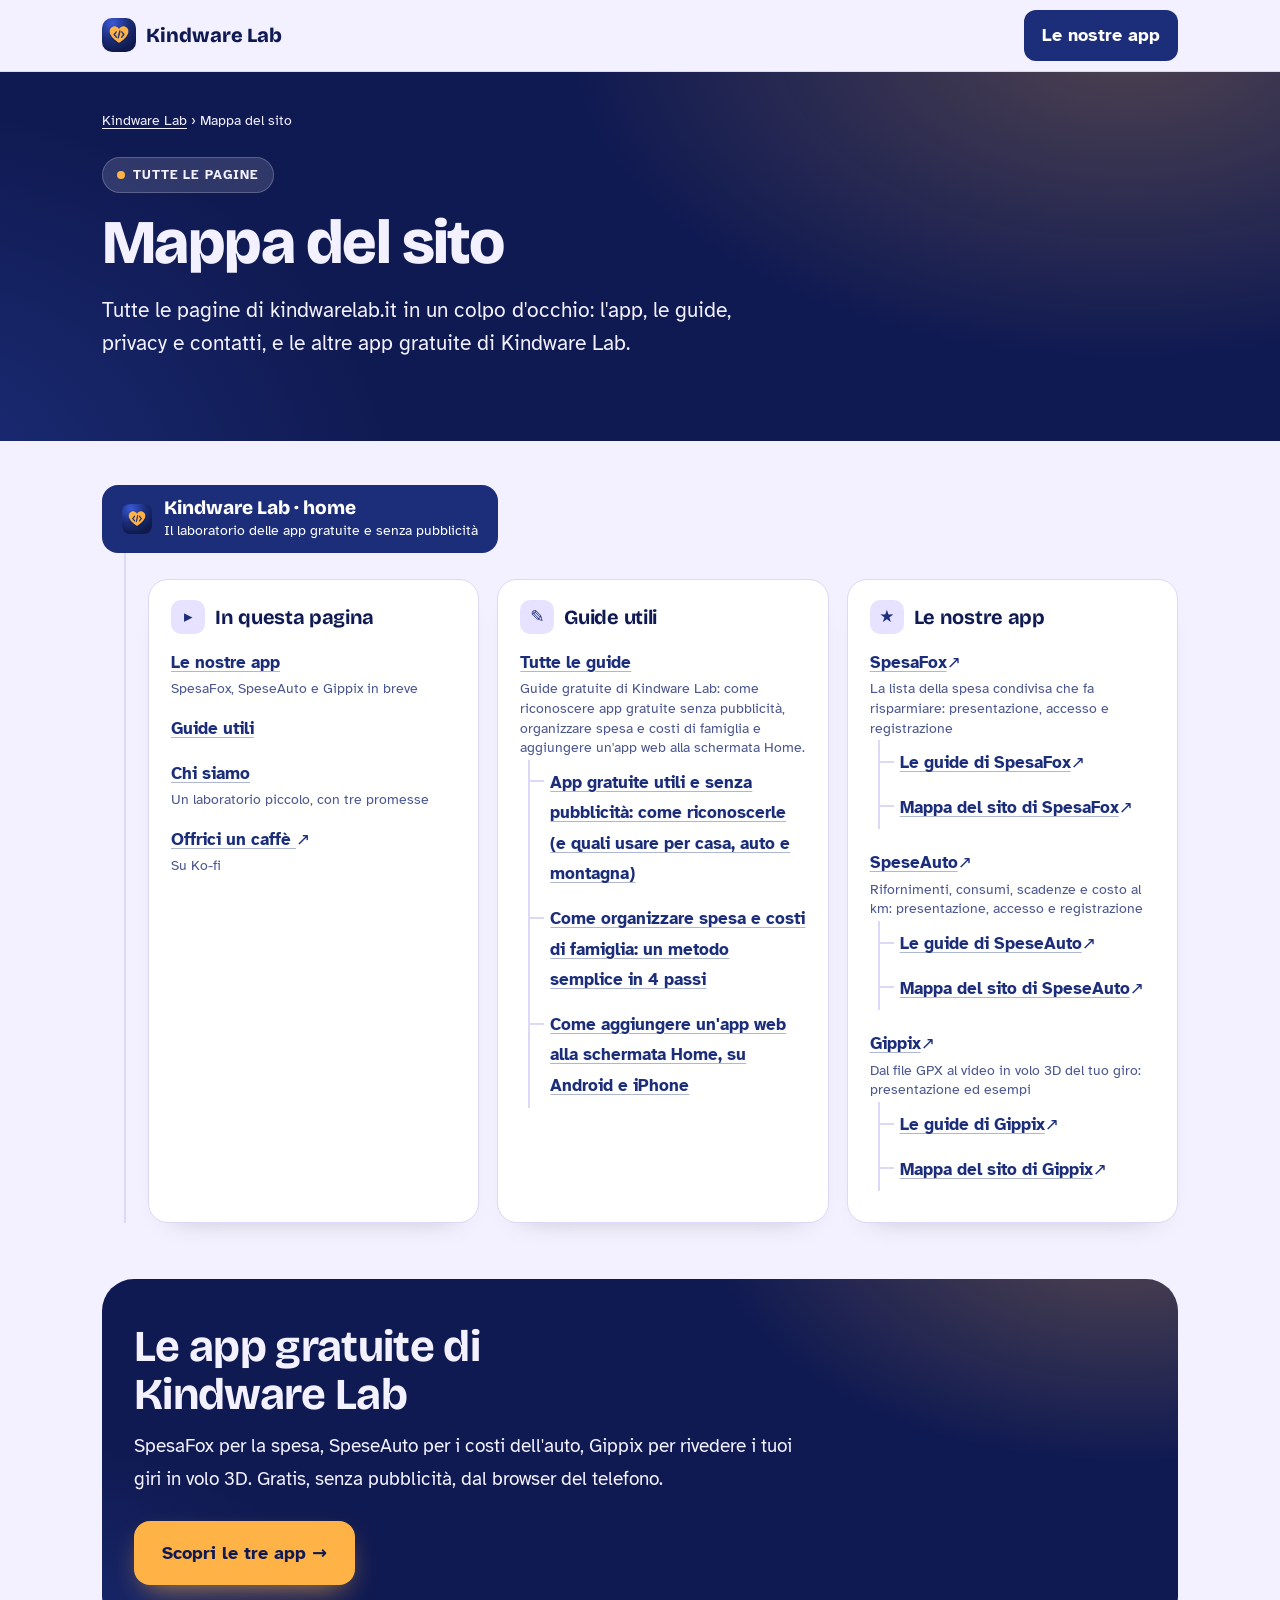
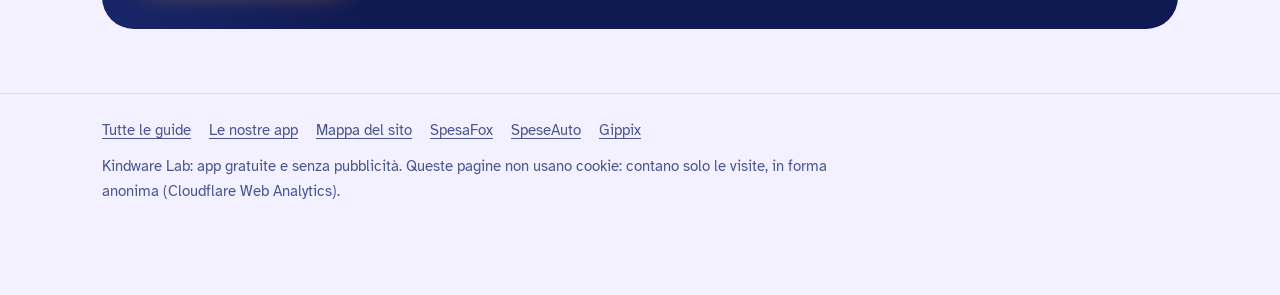
<file: mappa-del-sito/index.html>
<!doctype html>
<html lang="it">
<head>
<meta charset="utf-8">
<meta name="viewport" content="width=device-width, initial-scale=1, viewport-fit=cover">
<title>Mappa del sito | Kindware Lab</title>
<meta name="description" content="Tutte le pagine di kindwarelab.it in un colpo d'occhio: l'app, le guide, privacy e contatti, e le altre app gratuite di Kindware Lab.">
<link rel="canonical" href="https://kindwarelab.it/mappa-del-sito/">
<meta name="robots" content="index, follow, max-image-preview:large">
<meta name="theme-color" content="#1c2e7a">
<link rel="icon" href="../icona.png">
<link rel="preload" href="../fonts/bricolage.woff2" as="font" type="font/woff2" crossorigin>
<link rel="stylesheet" href="../guide/guide.css?v=8">
<meta property="og:type" content="website">
<meta property="og:locale" content="it_IT">
<meta property="og:site_name" content="Kindware Lab">
<meta property="og:title" content="Mappa del sito | Kindware Lab">
<meta property="og:description" content="Tutte le pagine di kindwarelab.it in un colpo d'occhio: l'app, le guide, privacy e contatti, e le altre app gratuite di Kindware Lab.">
<meta property="og:url" content="https://kindwarelab.it/mappa-del-sito/">
<meta property="og:image" content="https://kindwarelab.it/logo.png">
<meta property="og:image:width" content="1200">
<meta property="og:image:height" content="630">
<meta name="twitter:card" content="summary_large_image">
<meta name="twitter:title" content="Mappa del sito | Kindware Lab">
<meta name="twitter:description" content="Tutte le pagine di kindwarelab.it in un colpo d'occhio: l'app, le guide, privacy e contatti, e le altre app gratuite di Kindware Lab.">
<meta name="twitter:image" content="https://kindwarelab.it/logo.png">
<script type="application/ld+json">{"@context":"https://schema.org","@type":"WebPage","name":"Mappa del sito | Kindware Lab","description":"Tutte le pagine di kindwarelab.it in un colpo d'occhio: l'app, le guide, privacy e contatti, e le altre app gratuite di Kindware Lab.","url":"https://kindwarelab.it/mappa-del-sito/","inLanguage":"it","publisher":{"@type":"Organization","name":"Kindware Lab","url":"https://kindwarelab.it/","logo":{"@type":"ImageObject","url":"https://www.gianlucadario.com/apps/kindwarelab/logo.png"}},"isPartOf":{"@type":"WebSite","name":"Kindware Lab","url":"https://kindwarelab.it/"}}</script>
<script type="application/ld+json">{"@context":"https://schema.org","@type":"BreadcrumbList","itemListElement":[{"@type":"ListItem","position":1,"name":"Kindware Lab","item":"https://kindwarelab.it/"},{"@type":"ListItem","position":2,"name":"Mappa del sito","item":"https://kindwarelab.it/mappa-del-sito/"}]}</script>
</head>
<body>
<header class="g-top"><div class="in">
  <a class="g-brand" href="../" tabindex="-1" aria-hidden="true"><img src="../icona.png" alt="" width="34" height="34">Kindware Lab</a>
  <div class="g-top-act"><a class="g-btn" href="../#app">Le nostre app</a></div>
</div></header>
<main>
<section class="g-hero"><div class="in">
<div>
<nav class="g-crumbs" aria-label="Percorso"><a href="../">Kindware Lab</a> › Mappa del sito</nav>
<p class="g-chip"><i></i>Tutte le pagine</p>
<h1>Mappa del sito</h1>
<p class="lead">Tutte le pagine di kindwarelab.it in un colpo d'occhio: l'app, le guide, privacy e contatti, e le altre app gratuite di Kindware Lab.</p>
</div>
</div></section>
<div class="in g-map">
<nav aria-label="Mappa del sito">
<a class="g-root" href="../"><img src="../icona.png" alt="" width="30" height="30"><span>Kindware Lab · home<small>Il laboratorio delle app gratuite e senza pubblicità</small></span></a>
<ul class="g-rami">
<li class="g-ramo"><h2><i aria-hidden="true">▸</i>In questa pagina</h2>
<ul class="g-tree">
<li><a href="../#app">Le nostre app</a><small>SpesaFox, SpeseAuto e Gippix in breve</small></li>
<li><a href="../#guide">Guide utili</a></li>
<li><a href="../#noi">Chi siamo</a><small>Un laboratorio piccolo, con tre promesse</small></li>
<li><a class="ext" href="https://ko-fi.com/KindwareLab" target="_blank" rel="noopener">Offrici un caffè <span class="vh">(si apre in una nuova scheda)</span></a><small>Su Ko-fi</small></li>
</ul></li>
<li class="g-ramo"><h2><i aria-hidden="true">✎</i><a href="../guide/">Guide utili</a></h2>
<ul class="g-tree">
<li><a href="../guide/">Tutte le guide</a><small>Guide gratuite di Kindware Lab: come riconoscere app gratuite senza pubblicità, organizzare spesa e costi di famiglia e aggiungere un'app web alla schermata Home.</small>
<ul><li><a href="../guide/app-gratuite-senza-pubblicita/">App gratuite utili e senza pubblicità: come riconoscerle (e quali usare per casa, auto e montagna)</a></li>
<li><a href="../guide/organizzare-spesa-e-costi-di-famiglia/">Come organizzare spesa e costi di famiglia: un metodo semplice in 4 passi</a></li>
<li><a href="../guide/aggiungere-app-alla-schermata-home/">Come aggiungere un'app web alla schermata Home, su Android e iPhone</a></li></ul></li>
</ul></li>
<li class="g-ramo"><h2><i aria-hidden="true">★</i>Le nostre app</h2>
<ul class="g-tree">
<li><a class="ext" href="https://spesafox.it/">SpesaFox</a><small>La lista della spesa condivisa che fa risparmiare: presentazione, accesso e registrazione</small>
<ul><li><a class="ext" href="https://spesafox.it/guide/">Le guide di SpesaFox</a></li><li><a class="ext" href="https://spesafox.it/mappa-del-sito/">Mappa del sito di SpesaFox</a></li></ul></li>
<li><a class="ext" href="https://speseauto.it/">SpeseAuto</a><small>Rifornimenti, consumi, scadenze e costo al km: presentazione, accesso e registrazione</small>
<ul><li><a class="ext" href="https://speseauto.it/guide/">Le guide di SpeseAuto</a></li><li><a class="ext" href="https://speseauto.it/mappa-del-sito/">Mappa del sito di SpeseAuto</a></li></ul></li>
<li><a class="ext" href="https://gippix.it/">Gippix</a><small>Dal file GPX al video in volo 3D del tuo giro: presentazione ed esempi</small>
<ul><li><a class="ext" href="https://gippix.it/guide/">Le guide di Gippix</a></li><li><a class="ext" href="https://gippix.it/mappa-del-sito/">Mappa del sito di Gippix</a></li></ul></li>
</ul></li>
</ul>
</nav>
<section class="g-final" aria-label="Le app gratuite di Kindware Lab">
<h2>Le app gratuite di Kindware Lab</h2>
<p>SpesaFox per la spesa, SpeseAuto per i costi dell'auto, Gippix per rivedere i tuoi giri in volo 3D. Gratis, senza pubblicità, dal browser del telefono.</p>
<a class="g-b1" href="../#app">Scopri le tre app →</a>
</section>
</div>
</main>
<footer class="g-foot"><div class="in">
  <nav aria-label="Link"><ul>
    <li><a href="../guide/">Tutte le guide</a></li>
    <li><a href="../#app">Le nostre app</a></li>
    <li><a href="../mappa-del-sito/">Mappa del sito</a></li>
    
    <li><a href="https://spesafox.it/">SpesaFox</a></li><li><a href="https://speseauto.it/">SpeseAuto</a></li><li><a href="https://gippix.it/">Gippix</a></li>
  </ul></nav>
  <p class="g-foot-note">Kindware Lab: app gratuite e senza pubblicità. Queste pagine non usano cookie: contano solo le visite, in forma anonima (Cloudflare Web Analytics).</p>
</div></footer>
<script defer src="https://static.cloudflareinsights.com/beacon.min.js" data-cf-beacon='{"token": "e17a0c2603aa4a0ba29f7228b21157d7"}'></script>
</body>
</html>
</file>
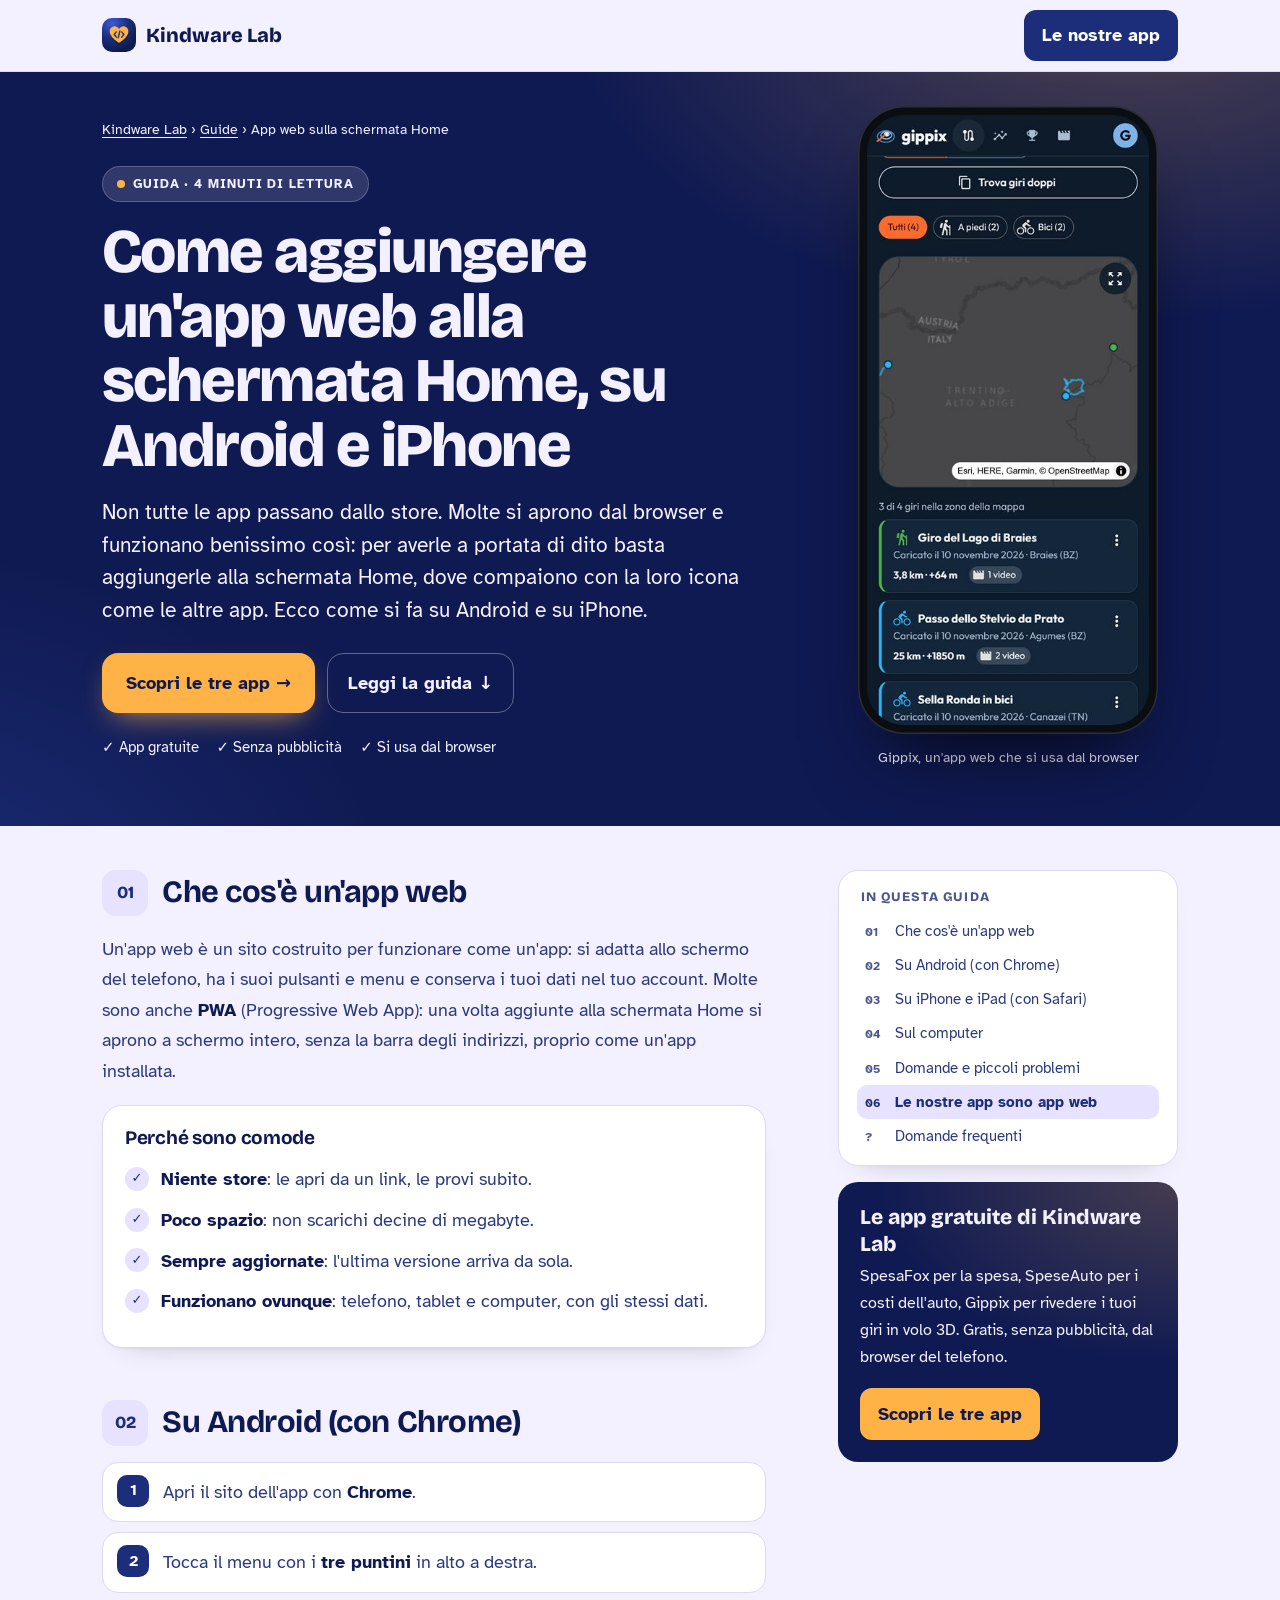
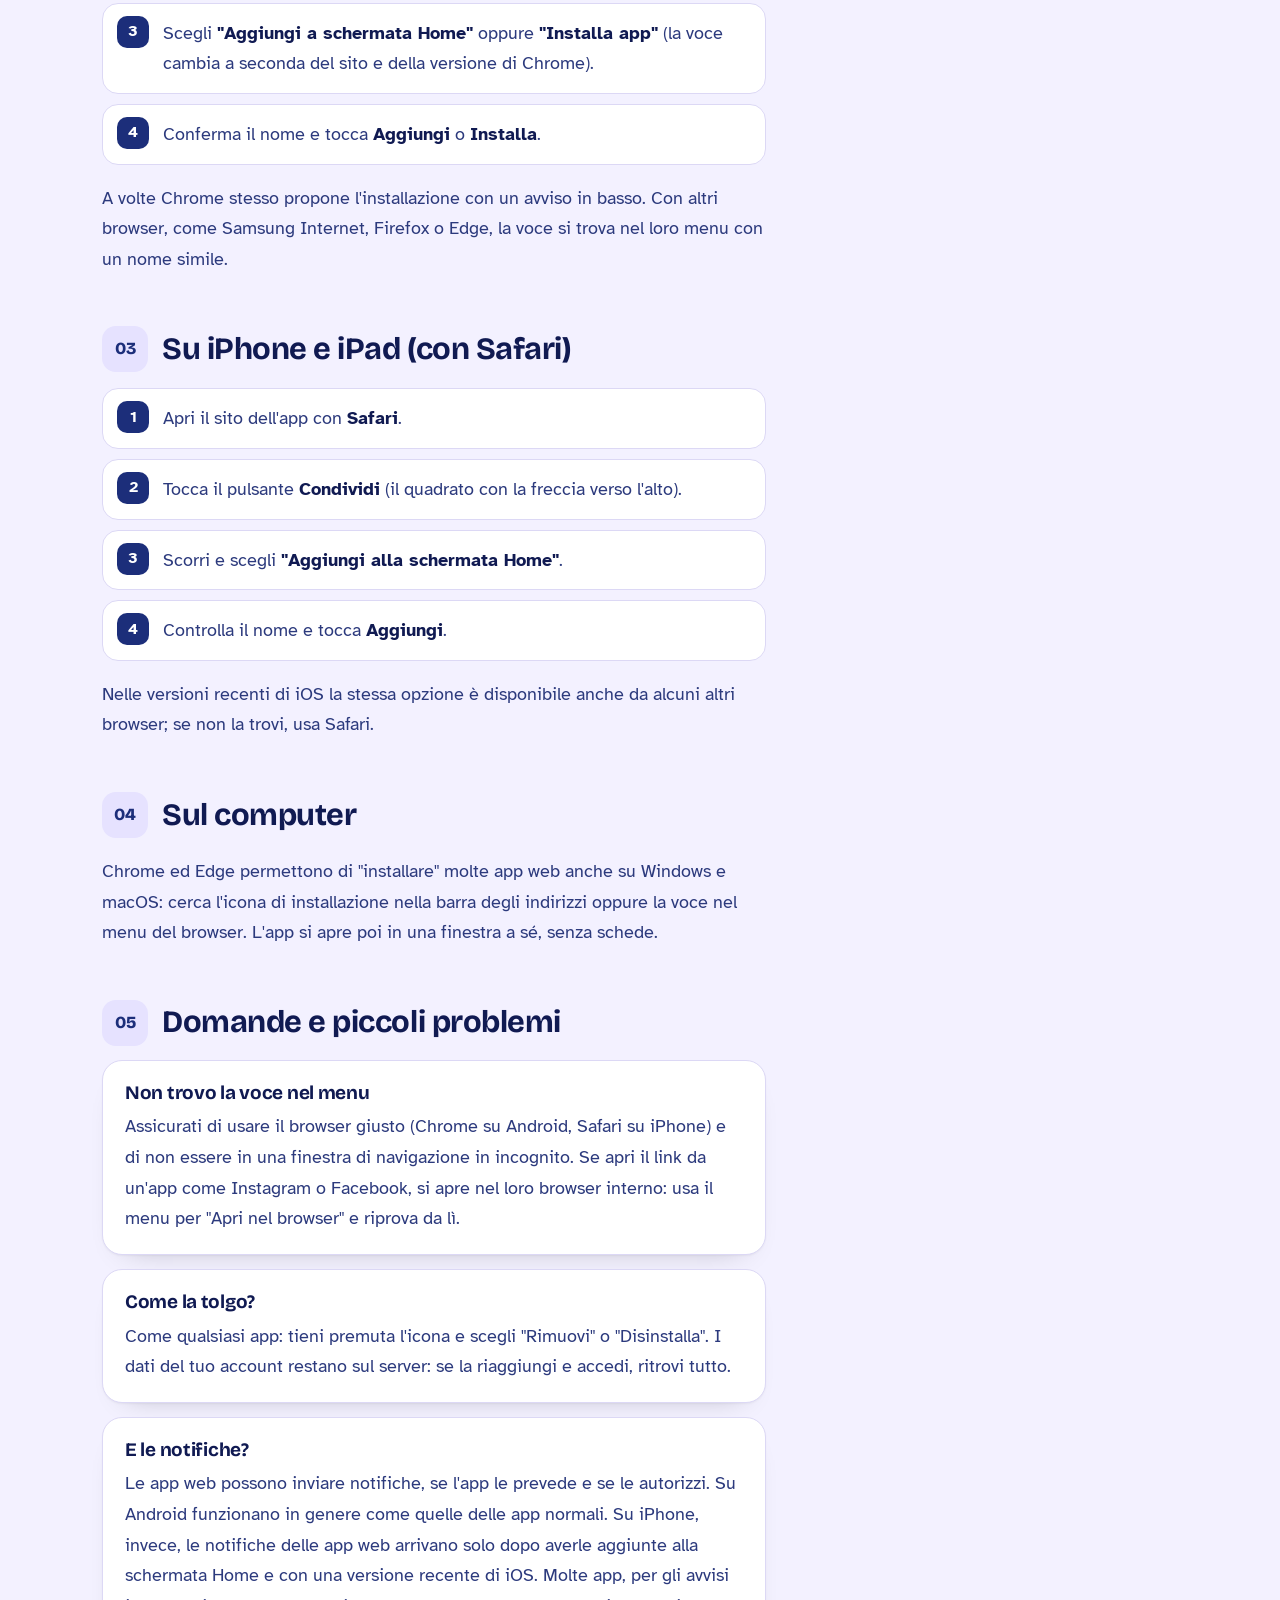
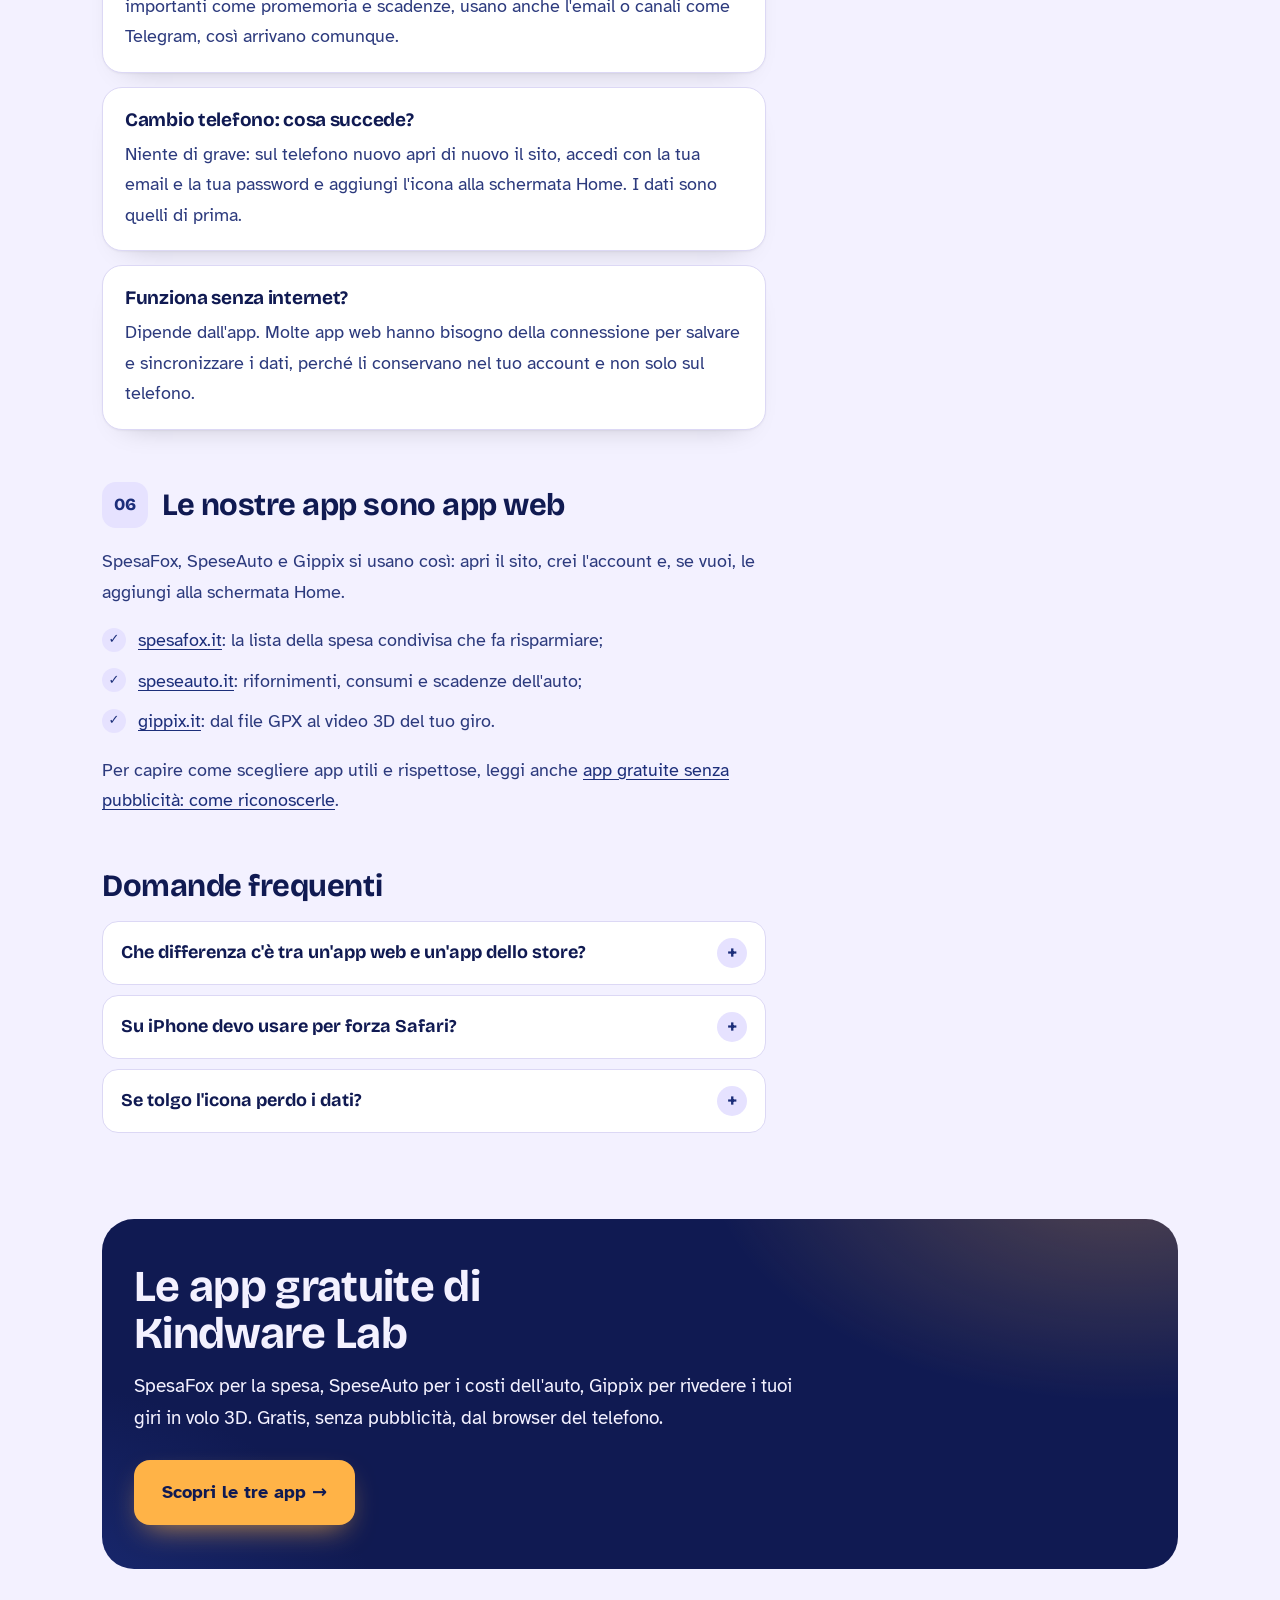
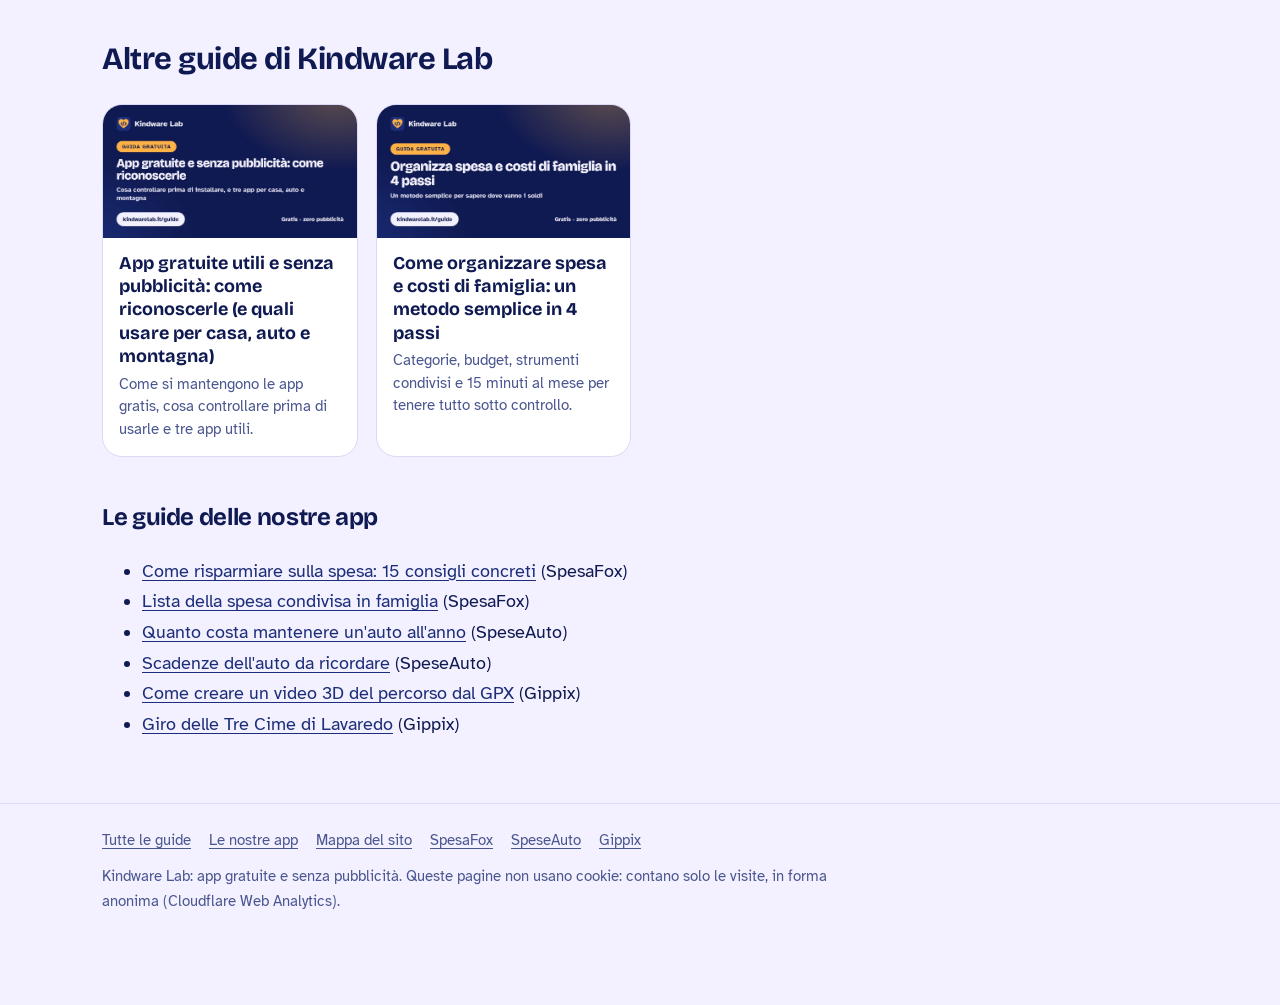
<file: guide/aggiungere-app-alla-schermata-home/index.html>
<!doctype html>
<html lang="it">
<head>
<meta charset="utf-8">
<meta name="viewport" content="width=device-width, initial-scale=1, viewport-fit=cover">
<title>Come aggiungere un'app web alla schermata Home (Android e iPhone) | Kindware Lab</title>
<meta name="description" content="Come aggiungere un sito o un'app web alla schermata Home di Android (Chrome) e iPhone (Safari), cosa sono le app web e perché sono comode. Passi semplici e verificabili.">
<link rel="canonical" href="https://kindwarelab.it/guide/aggiungere-app-alla-schermata-home/">
<meta name="robots" content="index, follow, max-image-preview:large">
<meta name="theme-color" content="#1c2e7a">
<link rel="icon" href="../../icona.png">
<link rel="preload" href="../../fonts/bricolage.woff2" as="font" type="font/woff2" crossorigin>
<link rel="stylesheet" href="../../guide/guide.css?v=8">
<meta property="og:type" content="article">
<meta property="og:locale" content="it_IT">
<meta property="og:site_name" content="Kindware Lab">
<meta property="og:title" content="Come aggiungere un'app web alla schermata Home (Android e iPhone) | Kindware Lab">
<meta property="og:description" content="Come aggiungere un sito o un'app web alla schermata Home di Android (Chrome) e iPhone (Safari), cosa sono le app web e perché sono comode. Passi semplici e verificabili.">
<meta property="og:url" content="https://kindwarelab.it/guide/aggiungere-app-alla-schermata-home/">
<meta property="og:image" content="https://kindwarelab.it/guide/img/aggiungere-app-alla-schermata-home-og.jpg">
<meta property="og:image:width" content="1200">
<meta property="og:image:height" content="630">
<meta name="twitter:card" content="summary_large_image">
<meta name="twitter:title" content="Come aggiungere un'app web alla schermata Home (Android e iPhone) | Kindware Lab">
<meta name="twitter:description" content="Come aggiungere un sito o un'app web alla schermata Home di Android (Chrome) e iPhone (Safari), cosa sono le app web e perché sono comode. Passi semplici e verificabili.">
<meta name="twitter:image" content="https://kindwarelab.it/guide/img/aggiungere-app-alla-schermata-home-og.jpg">
<script type="application/ld+json">{"@context":"https://schema.org","@type":"Article","headline":"Come aggiungere un'app web alla schermata Home, su Android e iPhone","description":"Come aggiungere un sito o un'app web alla schermata Home di Android (Chrome) e iPhone (Safari), cosa sono le app web e perché sono comode. Passi semplici e verificabili.","image":["https://kindwarelab.it/guide/img/aggiungere-app-alla-schermata-home-og.jpg","https://kindwarelab.it/guide/img/aggiungere-app-alla-schermata-home-pin.jpg"],"datePublished":"2026-11-10","dateModified":"2026-11-10","inLanguage":"it","author":{"@type":"Organization","name":"Kindware Lab","url":"https://kindwarelab.it/","logo":{"@type":"ImageObject","url":"https://www.gianlucadario.com/apps/kindwarelab/logo.png"}},"publisher":{"@type":"Organization","name":"Kindware Lab","url":"https://kindwarelab.it/","logo":{"@type":"ImageObject","url":"https://www.gianlucadario.com/apps/kindwarelab/logo.png"}},"mainEntityOfPage":{"@type":"WebPage","@id":"https://kindwarelab.it/guide/aggiungere-app-alla-schermata-home/"},"isPartOf":{"@type":"WebSite","name":"Kindware Lab","url":"https://kindwarelab.it/"},"wordCount":720}</script>
<script type="application/ld+json">{"@context":"https://schema.org","@type":"BreadcrumbList","itemListElement":[{"@type":"ListItem","position":1,"name":"Kindware Lab","item":"https://kindwarelab.it/"},{"@type":"ListItem","position":2,"name":"Guide","item":"https://kindwarelab.it/guide/"},{"@type":"ListItem","position":3,"name":"Come aggiungere un'app web alla schermata Home, su Android e iPhone","item":"https://kindwarelab.it/guide/aggiungere-app-alla-schermata-home/"}]}</script>
<script type="application/ld+json">{"@context":"https://schema.org","@type":"FAQPage","mainEntity":[{"@type":"Question","name":"Che differenza c'è tra un'app web e un'app dello store?","acceptedAnswer":{"@type":"Answer","text":"L'app web si apre dal browser e non va installata dallo store; aggiunta alla schermata Home si usa come un'app normale. I dati stanno nel tuo account e li ritrovi su ogni dispositivo."}},{"@type":"Question","name":"Su iPhone devo usare per forza Safari?","acceptedAnswer":{"@type":"Answer","text":"Safari è il modo più sicuro per trovare \"Aggiungi alla schermata Home\". Nelle versioni recenti di iOS l'opzione c'è anche in alcuni altri browser."}},{"@type":"Question","name":"Se tolgo l'icona perdo i dati?","acceptedAnswer":{"@type":"Answer","text":"No: i dati restano nel tuo account. Riaggiungi l'app, accedi e ritrovi tutto."}}]}</script>
</head>
<body>
<header class="g-top"><div class="in">
  <a class="g-brand" href="../../" tabindex="-1" aria-hidden="true"><img src="../../icona.png" alt="" width="34" height="34">Kindware Lab</a>
  <div class="g-top-act"><a class="g-btn" href="../../#app">Le nostre app</a></div>
</div></header>
<main>
<article>
<section class="g-hero"><div class="in">
<div>
<nav class="g-crumbs" aria-label="Percorso"><a href="../../">Kindware Lab</a> › <a href="../">Guide</a> › App web sulla schermata Home</nav>
<p class="g-chip"><i></i>Guida · 4 minuti di lettura</p>
<h1>Come aggiungere un'app web alla schermata Home, su Android e iPhone</h1>
<p class="lead">Non tutte le app passano dallo store. Molte si aprono dal browser e funzionano benissimo così: per averle a portata di dito basta aggiungerle alla schermata Home, dove compaiono con la loro icona come le altre app. Ecco come si fa su Android e su iPhone.</p>
<ul class="g-acts"><li><a class="g-b1" href="../../#app">Scopri le tre app →</a></li><li><a class="g-b2" href="#contenuto">Leggi la guida ↓</a></li></ul>
<div class="g-meta"><span>✓ App gratuite</span><span>✓ Senza pubblicità</span><span>✓ Si usa dal browser</span></div>
</div>
<figure style="margin:0"><div class="g-phone"><img src="../img/shot-gippix-giri.jpg" alt="Gippix, un'app web che si usa dal browser" width="390" height="844"></div><figcaption>Gippix, un'app web che si usa dal browser</figcaption></figure>
</div></section>
<div class="g-main" id="contenuto"><div class="in">
<div class="g-body">

<h2 id="che-cos-e-un-app-web">Che cos'è un'app web</h2>
<p>Un'app web è un sito costruito per funzionare come un'app: si adatta allo schermo del telefono, ha i suoi pulsanti e menu e conserva i tuoi dati nel tuo account. Molte sono anche <strong>PWA</strong> (Progressive Web App): una volta aggiunte alla schermata Home si aprono a schermo intero, senza la barra degli indirizzi, proprio come un'app installata.</p>
<div class="g-step"><h3>Perché sono comode</h3>
<ul>
<li><strong>Niente store</strong>: le apri da un link, le provi subito.</li>
<li><strong>Poco spazio</strong>: non scarichi decine di megabyte.</li>
<li><strong>Sempre aggiornate</strong>: l'ultima versione arriva da sola.</li>
<li><strong>Funzionano ovunque</strong>: telefono, tablet e computer, con gli stessi dati.</li>
</ul></div>
<h2 id="su-android-con-chrome">Su Android (con Chrome)</h2>
<ol>
<li>Apri il sito dell'app con <strong>Chrome</strong>.</li>
<li>Tocca il menu con i <strong>tre puntini</strong> in alto a destra.</li>
<li>Scegli <strong>"Aggiungi a schermata Home"</strong> oppure <strong>"Installa app"</strong> (la voce cambia a seconda del sito e della versione di Chrome).</li>
<li>Conferma il nome e tocca <strong>Aggiungi</strong> o <strong>Installa</strong>.</li>
</ol>
<p>A volte Chrome stesso propone l'installazione con un avviso in basso. Con altri browser, come Samsung Internet, Firefox o Edge, la voce si trova nel loro menu con un nome simile.</p>

<h2 id="su-iphone-e-ipad-con-safari">Su iPhone e iPad (con Safari)</h2>
<ol>
<li>Apri il sito dell'app con <strong>Safari</strong>.</li>
<li>Tocca il pulsante <strong>Condividi</strong> (il quadrato con la freccia verso l'alto).</li>
<li>Scorri e scegli <strong>"Aggiungi alla schermata Home"</strong>.</li>
<li>Controlla il nome e tocca <strong>Aggiungi</strong>.</li>
</ol>
<p>Nelle versioni recenti di iOS la stessa opzione è disponibile anche da alcuni altri browser; se non la trovi, usa Safari.</p>
<div class="g-inline"><div class="g-mini"><b>Le app gratuite di Kindware Lab</b><p>SpesaFox per la spesa, SpeseAuto per i costi dell'auto, Gippix per rivedere i tuoi giri in volo 3D. Gratis, senza pubblicità, dal browser del telefono.</p><a href="../../#app">Scopri le tre app</a></div></div>
<h2 id="sul-computer">Sul computer</h2>
<p>Chrome ed Edge permettono di "installare" molte app web anche su Windows e macOS: cerca l'icona di installazione nella barra degli indirizzi oppure la voce nel menu del browser. L'app si apre poi in una finestra a sé, senza schede.</p>

<h2 id="domande-e-piccoli-problemi">Domande e piccoli problemi</h2>
<div class="g-step"><h3>Non trovo la voce nel menu</h3>
<p>Assicurati di usare il browser giusto (Chrome su Android, Safari su iPhone) e di non essere in una finestra di navigazione in incognito. Se apri il link da un'app come Instagram o Facebook, si apre nel loro browser interno: usa il menu per "Apri nel browser" e riprova da lì.</p></div>
<div class="g-step"><h3>Come la tolgo?</h3>
<p>Come qualsiasi app: tieni premuta l'icona e scegli "Rimuovi" o "Disinstalla". I dati del tuo account restano sul server: se la riaggiungi e accedi, ritrovi tutto.</p></div>
<div class="g-step"><h3>E le notifiche?</h3>
<p>Le app web possono inviare notifiche, se l'app le prevede e se le autorizzi. Su Android funzionano in genere come quelle delle app normali. Su iPhone, invece, le notifiche delle app web arrivano solo dopo averle aggiunte alla schermata Home e con una versione recente di iOS. Molte app, per gli avvisi importanti come promemoria e scadenze, usano anche l'email o canali come Telegram, così arrivano comunque.</p></div>
<div class="g-step"><h3>Cambio telefono: cosa succede?</h3>
<p>Niente di grave: sul telefono nuovo apri di nuovo il sito, accedi con la tua email e la tua password e aggiungi l'icona alla schermata Home. I dati sono quelli di prima.</p></div>
<div class="g-step"><h3>Funziona senza internet?</h3>
<p>Dipende dall'app. Molte app web hanno bisogno della connessione per salvare e sincronizzare i dati, perché li conservano nel tuo account e non solo sul telefono.</p></div>
<h2 id="le-nostre-app-sono-app-web">Le nostre app sono app web</h2>
<p>SpesaFox, SpeseAuto e Gippix si usano così: apri il sito, crei l'account e, se vuoi, le aggiungi alla schermata Home.</p>
<ul>
<li><a href="https://spesafox.it/">spesafox.it</a>: la lista della spesa condivisa che fa risparmiare;</li>
<li><a href="https://speseauto.it/">speseauto.it</a>: rifornimenti, consumi e scadenze dell'auto;</li>
<li><a href="https://gippix.it/">gippix.it</a>: dal file GPX al video 3D del tuo giro.</li>
</ul>
<p>Per capire come scegliere app utili e rispettose, leggi anche <a href="../app-gratuite-senza-pubblicita/">app gratuite senza pubblicità: come riconoscerle</a>.</p>

<section class="g-faq" aria-labelledby="faq"><h2 id="faq">Domande frequenti</h2>
<details><summary>Che differenza c'è tra un'app web e un'app dello store?</summary><p>L'app web si apre dal browser e non va installata dallo store; aggiunta alla schermata Home si usa come un'app normale. I dati stanno nel tuo account e li ritrovi su ogni dispositivo.</p></details>
<details><summary>Su iPhone devo usare per forza Safari?</summary><p>Safari è il modo più sicuro per trovare "Aggiungi alla schermata Home". Nelle versioni recenti di iOS l'opzione c'è anche in alcuni altri browser.</p></details>
<details><summary>Se tolgo l'icona perdo i dati?</summary><p>No: i dati restano nel tuo account. Riaggiungi l'app, accedi e ritrovi tutto.</p></details>
</section>
</div>
<aside class="g-side" aria-label="In questa guida">

<div class="g-sticky">
<nav class="g-toc" aria-label="Indice"><b>In questa guida</b><ol>
<li><a href="#che-cos-e-un-app-web">Che cos'è un'app web</a></li>
<li><a href="#su-android-con-chrome">Su Android (con Chrome)</a></li>
<li><a href="#su-iphone-e-ipad-con-safari">Su iPhone e iPad (con Safari)</a></li>
<li><a href="#sul-computer">Sul computer</a></li>
<li><a href="#domande-e-piccoli-problemi">Domande e piccoli problemi</a></li>
<li><a href="#le-nostre-app-sono-app-web">Le nostre app sono app web</a></li>
<li class="faq"><a href="#faq">Domande frequenti</a></li>
</ol></nav>
<div class="g-mini"><b>Le app gratuite di Kindware Lab</b><p>SpesaFox per la spesa, SpeseAuto per i costi dell'auto, Gippix per rivedere i tuoi giri in volo 3D. Gratis, senza pubblicità, dal browser del telefono.</p><a href="../../#app">Scopri le tre app</a></div>
</div>
</aside>
</div></div>
</article>
<div class="in">
<section class="g-final" aria-label="Le app gratuite di Kindware Lab">
<h2>Le app gratuite di Kindware Lab</h2>
<p>SpesaFox per la spesa, SpeseAuto per i costi dell'auto, Gippix per rivedere i tuoi giri in volo 3D. Gratis, senza pubblicità, dal browser del telefono.</p>
<a class="g-b1" href="../../#app">Scopri le tre app →</a>
</section>
<section class="g-rel" aria-labelledby="altre"><h2 id="altre">Altre guide di Kindware Lab</h2>
<ul class="g-cards">
<li><a href="../app-gratuite-senza-pubblicita/"><img src="../img/app-gratuite-senza-pubblicita-og.jpg" alt="" width="1200" height="630" loading="lazy"><b>App gratuite utili e senza pubblicità: come riconoscerle (e quali usare per casa, auto e montagna)</b><span>Come si mantengono le app gratis, cosa controllare prima di usarle e tre app utili.</span></a></li>
<li><a href="../organizzare-spesa-e-costi-di-famiglia/"><img src="../img/organizzare-spesa-e-costi-di-famiglia-og.jpg" alt="" width="1200" height="630" loading="lazy"><b>Come organizzare spesa e costi di famiglia: un metodo semplice in 4 passi</b><span>Categorie, budget, strumenti condivisi e 15 minuti al mese per tenere tutto sotto controllo.</span></a></li>
</ul>
<div class="g-more"><h2>Le guide delle nostre app</h2>
<ul>
<li><a href="https://spesafox.it/guide/come-risparmiare-sulla-spesa/">Come risparmiare sulla spesa: 15 consigli concreti</a> (SpesaFox)</li>
<li><a href="https://spesafox.it/guide/lista-della-spesa-condivisa/">Lista della spesa condivisa in famiglia</a> (SpesaFox)</li>
<li><a href="https://speseauto.it/guide/quanto-costa-mantenere-un-auto/">Quanto costa mantenere un'auto all'anno</a> (SpeseAuto)</li>
<li><a href="https://speseauto.it/guide/scadenze-auto/">Scadenze dell'auto da ricordare</a> (SpeseAuto)</li>
<li><a href="https://gippix.it/guide/video-3d-percorso-gpx/">Come creare un video 3D del percorso dal GPX</a> (Gippix)</li>
<li><a href="https://gippix.it/guide/tre-cime-di-lavaredo/">Giro delle Tre Cime di Lavaredo</a> (Gippix)</li>
</ul></div>
</section>
<section class="g-ig" id="instagram" aria-labelledby="ig-t" data-src="../../ultimi.php" hidden>
<div class="g-ig-head"><div><h2 id="ig-t">Dal nostro Instagram</h2><p>Gli ultimi post di SpesaFox, SpeseAuto, Gippix e Kindware Lab</p></div>
<a class="g-btn" href="https://www.instagram.com/kindwarelab/" target="_blank" rel="noopener">Seguici su Instagram <span class="vh">(si apre in una nuova scheda)</span></a></div>
<ul class="g-ig-grid"></ul>
</section>
<script>(function(){var s=document.getElementById('instagram');if(!s||!window.fetch)return;var u=new URL(s.getAttribute('data-src'),location.href);
function go(){fetch(u).then(function(r){return r.ok?r.json():null}).then(function(j){if(!j||!j.post||!j.post.length)return;var ul=s.querySelector('ul');
j.post.forEach(function(p){var li=document.createElement('li'),a=document.createElement('a'),im=document.createElement('img'),t=document.createElement('span');
a.href=p.link;a.target='_blank';a.rel='noopener';im.src=new URL(p.img,u).href;im.alt='';im.loading='lazy';im.decoding='async';im.width=540;im.height=675;a.appendChild(im);
if(j.app==='kindwarelab'){var b=document.createElement('b');b.textContent=p.nome;a.appendChild(b)}t.textContent=p.testo;a.appendChild(t);var v=document.createElement('span');v.className='vh';v.textContent='(si apre in una nuova scheda)';a.appendChild(document.createTextNode(' '));a.appendChild(v);li.appendChild(a);ul.appendChild(li)});s.hidden=false}).catch(function(){})}
if('IntersectionObserver' in window){var o=new IntersectionObserver(function(e){if(e[0].isIntersecting){o.disconnect();go()}},{rootMargin:'600px'});o.observe(s.parentNode)}else go()})()</script>
</div>
</main>
<script>(function(){var l=document.querySelectorAll('.g-toc a');if(!l.length||!('IntersectionObserver' in window))return;var m={};l.forEach(function(a){m[a.getAttribute('href').slice(1)]=a});var o=new IntersectionObserver(function(e){e.forEach(function(x){if(x.isIntersecting){l.forEach(function(a){a.classList.remove('on')});var a=m[x.target.id];a&&a.classList.add('on')}})},{rootMargin:'-90px 0px -70% 0px'});Object.keys(m).forEach(function(id){var h=document.getElementById(id);h&&o.observe(h)})})()</script>
<footer class="g-foot"><div class="in">
  <nav aria-label="Link"><ul>
    <li><a href="../../guide/">Tutte le guide</a></li>
    <li><a href="../../#app">Le nostre app</a></li>
    <li><a href="../../mappa-del-sito/">Mappa del sito</a></li>
    
    <li><a href="https://spesafox.it/">SpesaFox</a></li><li><a href="https://speseauto.it/">SpeseAuto</a></li><li><a href="https://gippix.it/">Gippix</a></li>
  </ul></nav>
  <p class="g-foot-note">Kindware Lab: app gratuite e senza pubblicità. Queste pagine non usano cookie: contano solo le visite, in forma anonima (Cloudflare Web Analytics).</p>
</div></footer>
<script defer src="https://static.cloudflareinsights.com/beacon.min.js" data-cf-beacon='{"token": "e17a0c2603aa4a0ba29f7228b21157d7"}'></script>
</body>
</html>
</file>
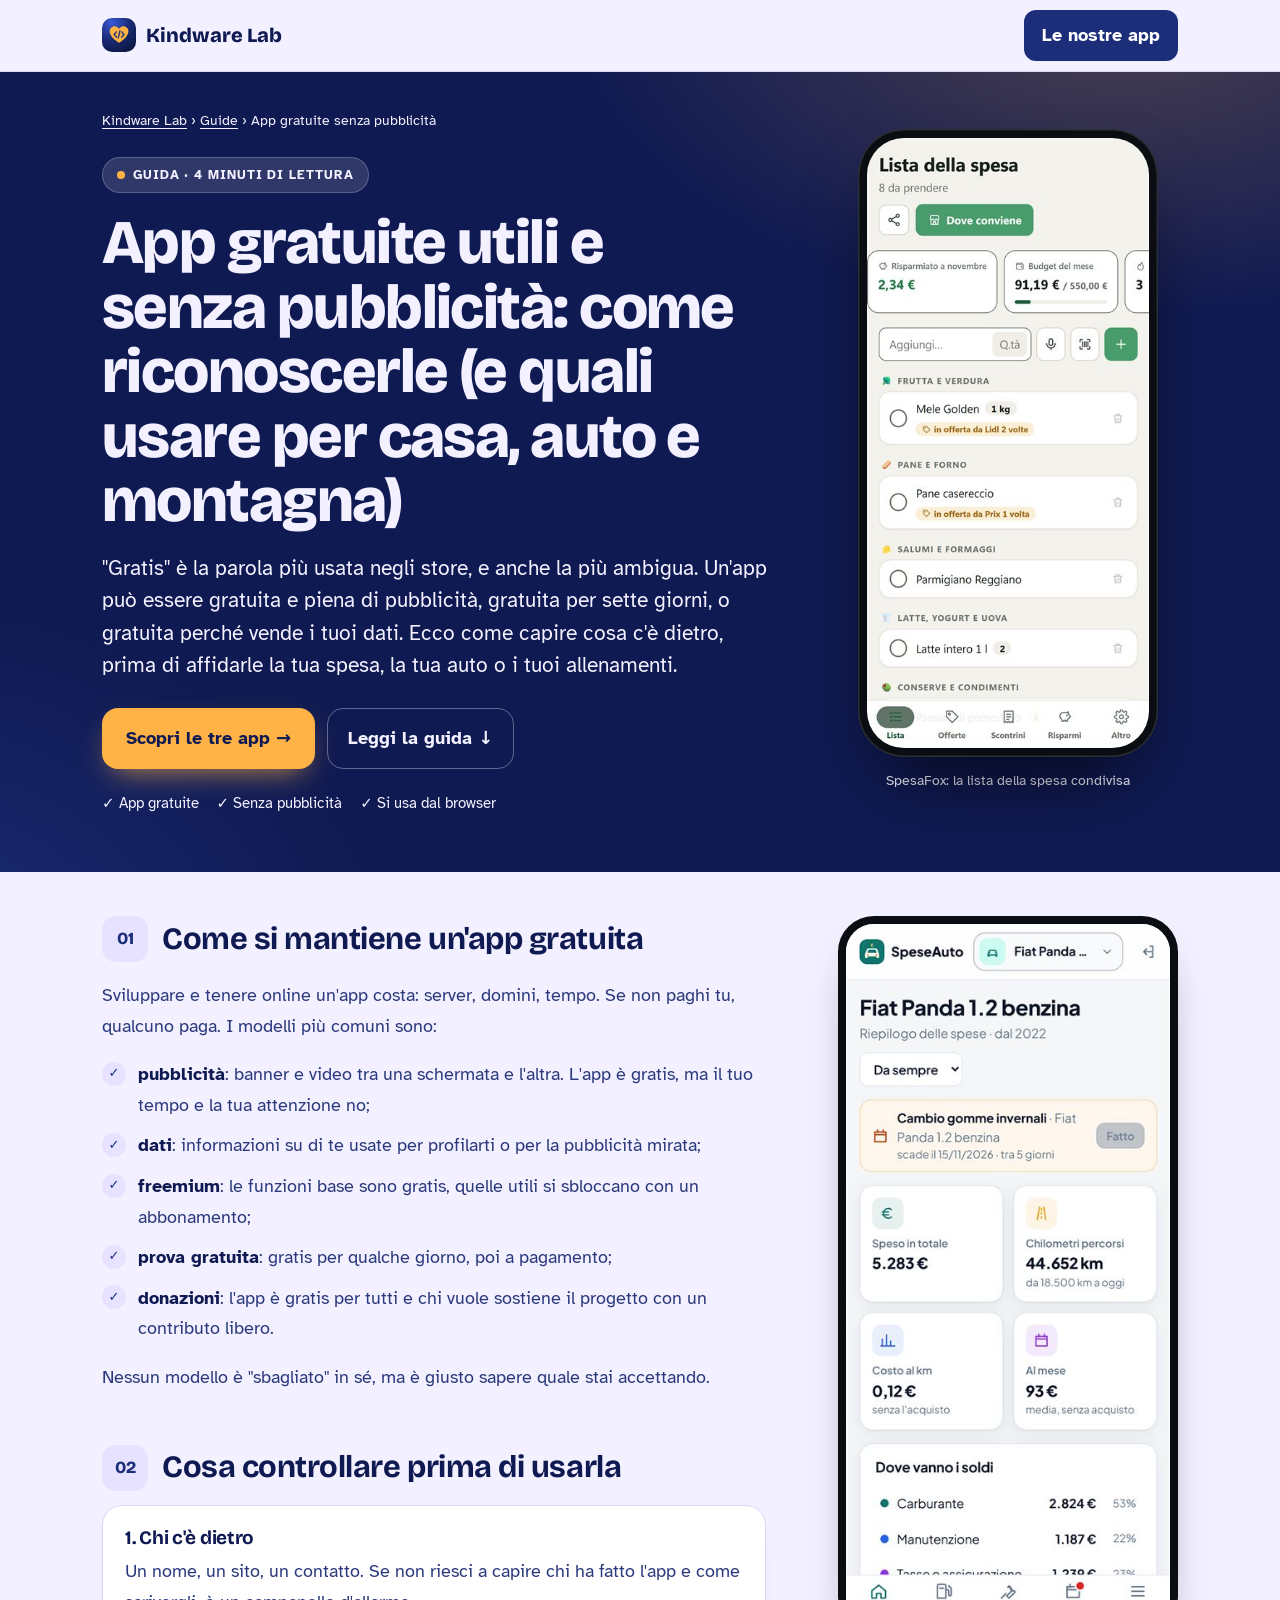
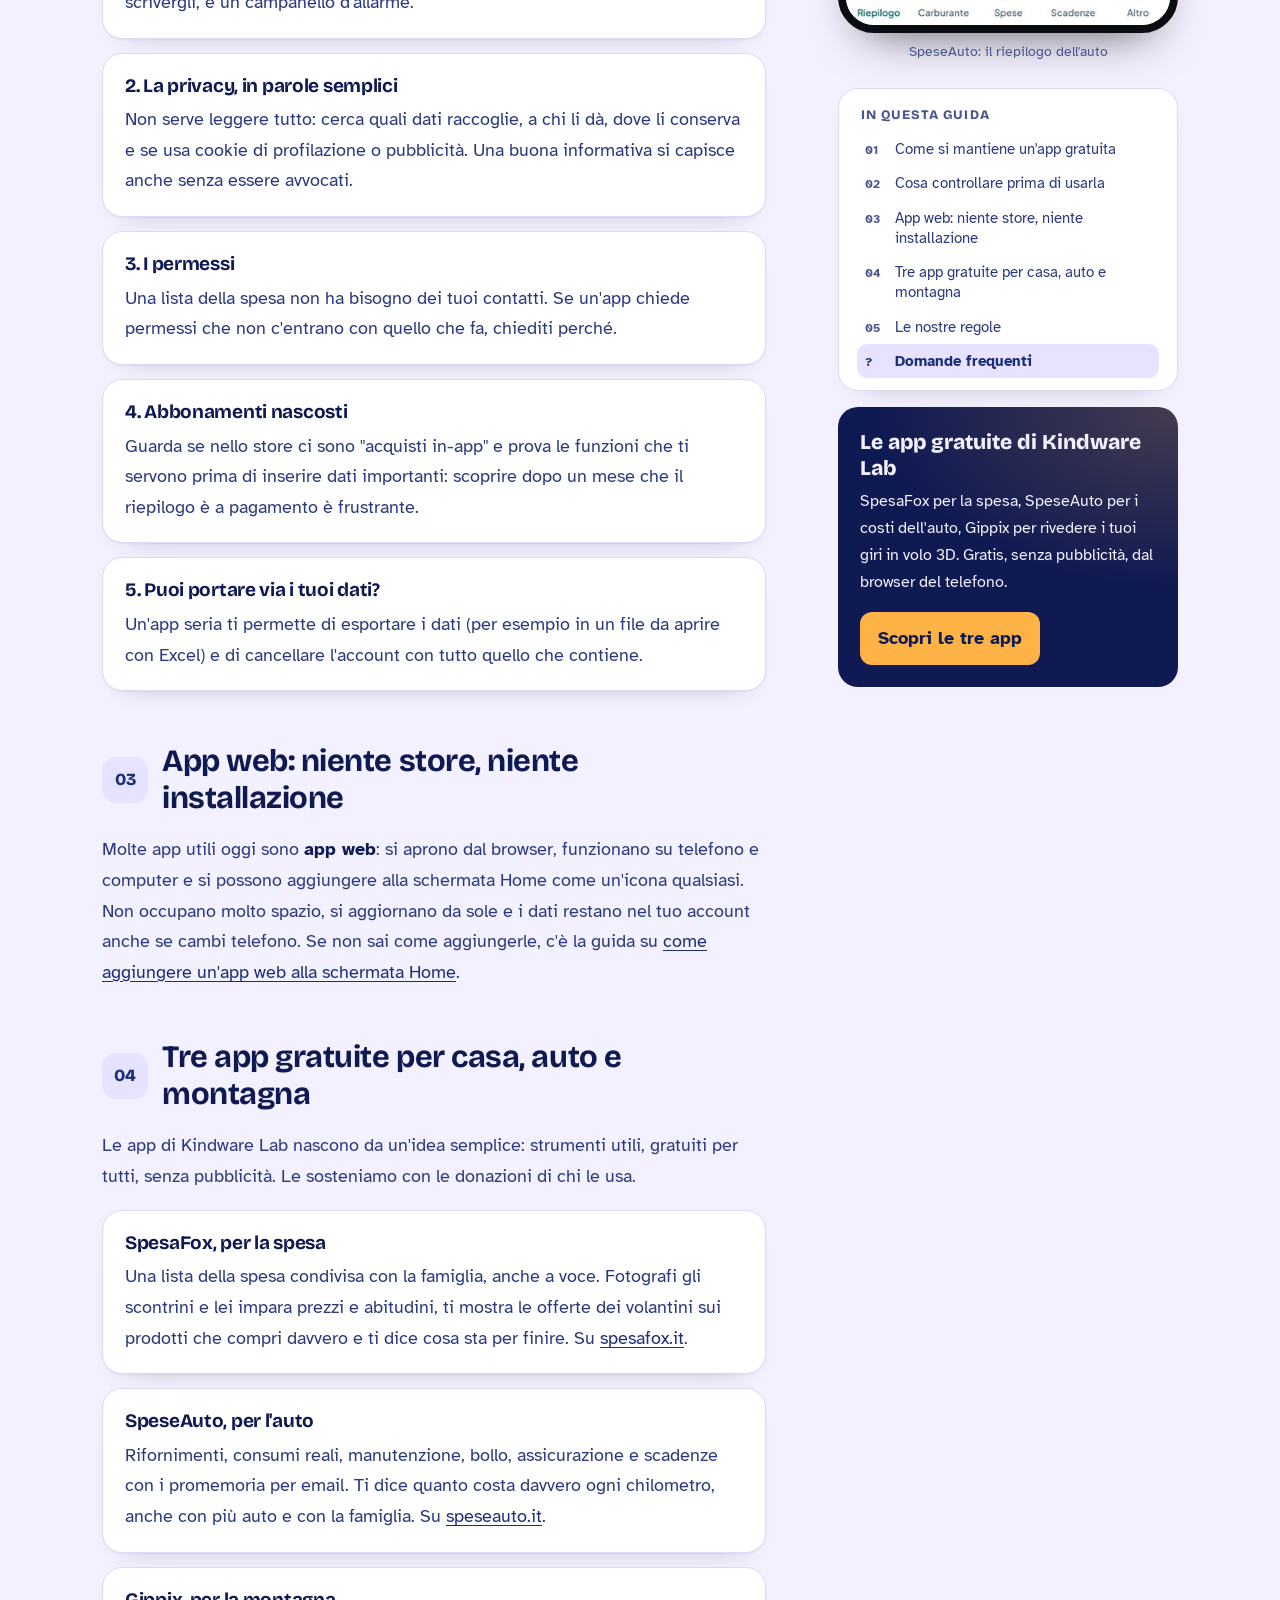
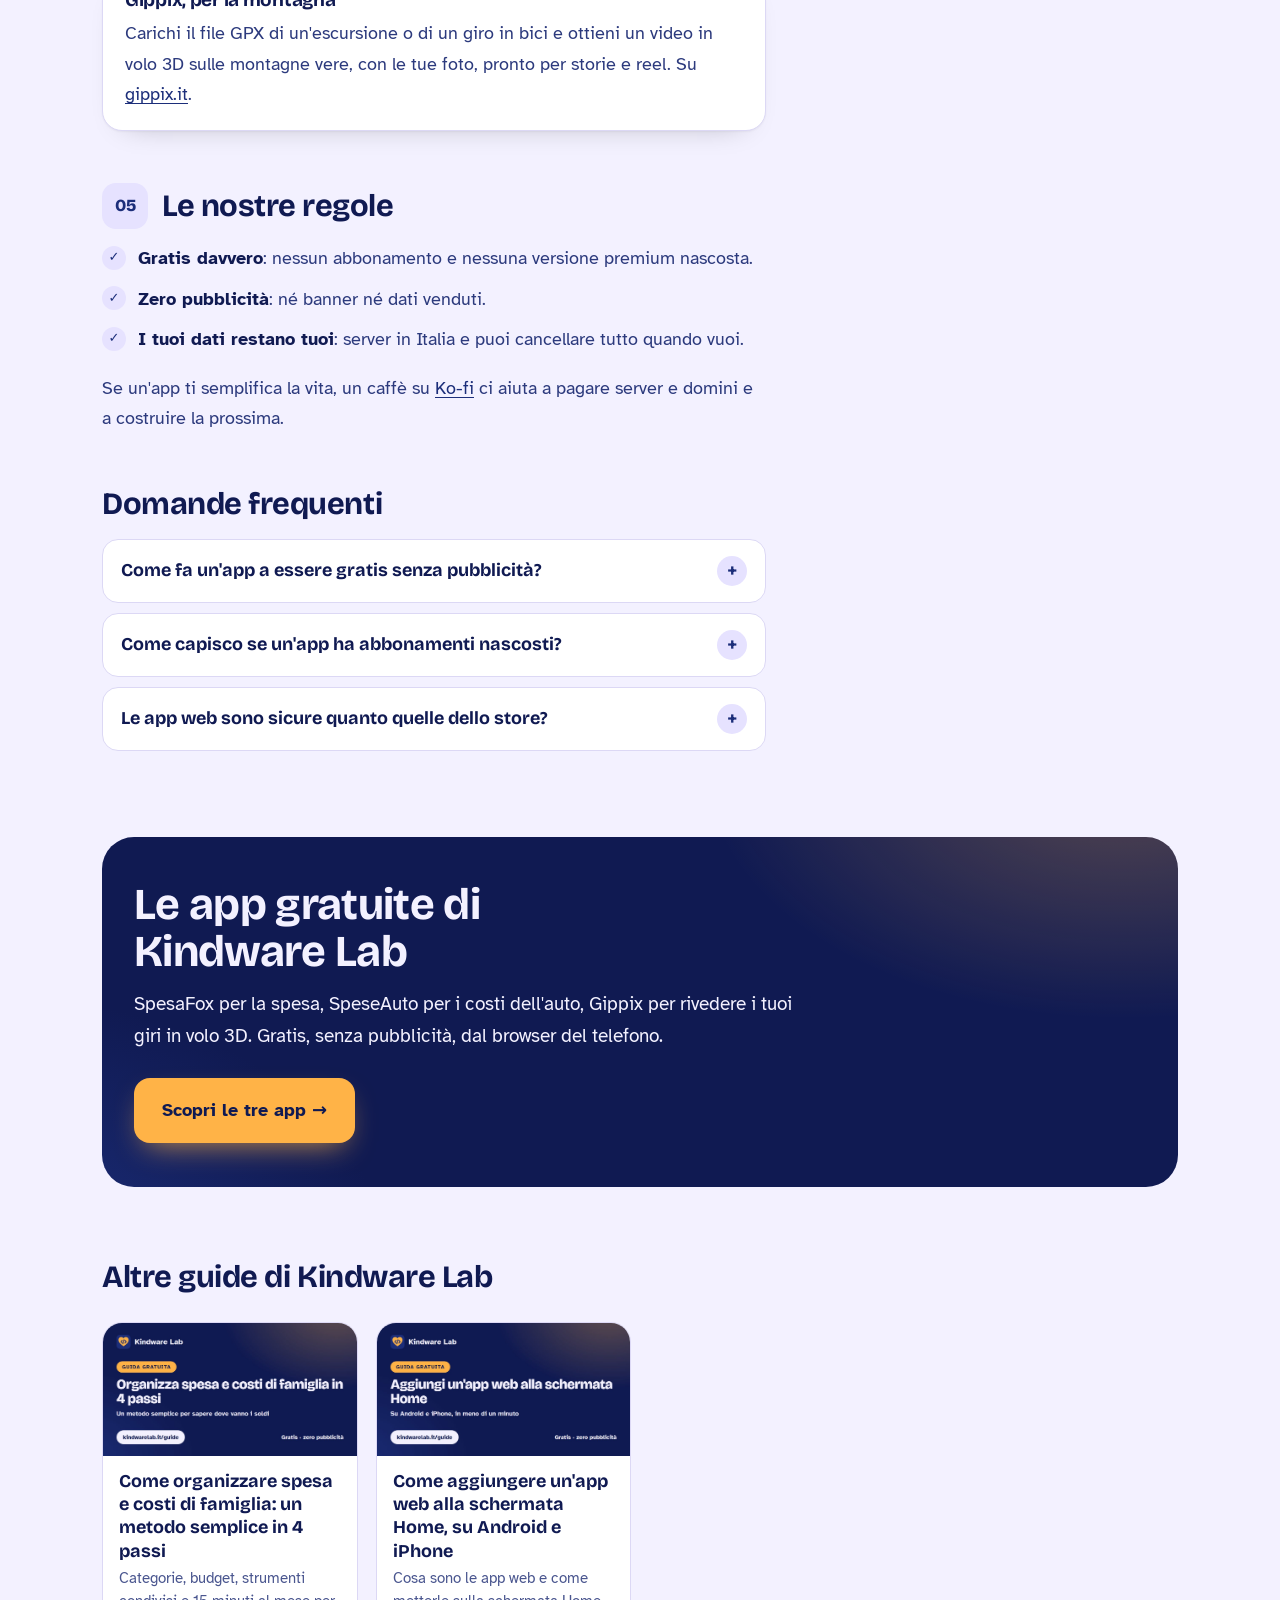
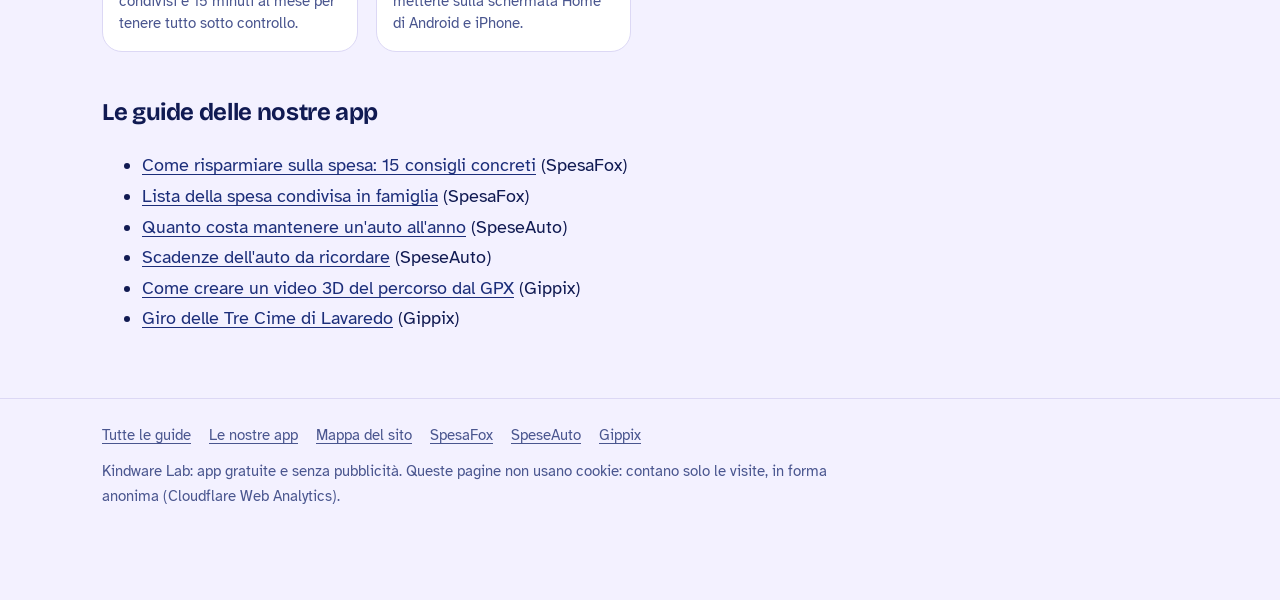
<file: guide/app-gratuite-senza-pubblicita/index.html>
<!doctype html>
<html lang="it">
<head>
<meta charset="utf-8">
<meta name="viewport" content="width=device-width, initial-scale=1, viewport-fit=cover">
<title>App gratuite utili senza pubblicità: come riconoscerle | Kindware Lab</title>
<meta name="description" content="Come riconoscere un'app davvero gratuita e senza pubblicità: come si mantengono le app gratis, cosa controllare su privacy, permessi e dati, e tre app utili per spesa, auto e montagna.">
<link rel="canonical" href="https://kindwarelab.it/guide/app-gratuite-senza-pubblicita/">
<meta name="robots" content="index, follow, max-image-preview:large">
<meta name="theme-color" content="#1c2e7a">
<link rel="icon" href="../../icona.png">
<link rel="preload" href="../../fonts/bricolage.woff2" as="font" type="font/woff2" crossorigin>
<link rel="stylesheet" href="../../guide/guide.css?v=8">
<meta property="og:type" content="article">
<meta property="og:locale" content="it_IT">
<meta property="og:site_name" content="Kindware Lab">
<meta property="og:title" content="App gratuite utili senza pubblicità: come riconoscerle | Kindware Lab">
<meta property="og:description" content="Come riconoscere un'app davvero gratuita e senza pubblicità: come si mantengono le app gratis, cosa controllare su privacy, permessi e dati, e tre app utili per spesa, auto e montagna.">
<meta property="og:url" content="https://kindwarelab.it/guide/app-gratuite-senza-pubblicita/">
<meta property="og:image" content="https://kindwarelab.it/guide/img/app-gratuite-senza-pubblicita-og.jpg">
<meta property="og:image:width" content="1200">
<meta property="og:image:height" content="630">
<meta name="twitter:card" content="summary_large_image">
<meta name="twitter:title" content="App gratuite utili senza pubblicità: come riconoscerle | Kindware Lab">
<meta name="twitter:description" content="Come riconoscere un'app davvero gratuita e senza pubblicità: come si mantengono le app gratis, cosa controllare su privacy, permessi e dati, e tre app utili per spesa, auto e montagna.">
<meta name="twitter:image" content="https://kindwarelab.it/guide/img/app-gratuite-senza-pubblicita-og.jpg">
<script type="application/ld+json">{"@context":"https://schema.org","@type":"Article","headline":"App gratuite utili e senza pubblicità: come riconoscerle (e quali usare per casa, auto e montagna)","description":"Come riconoscere un'app davvero gratuita e senza pubblicità: come si mantengono le app gratis, cosa controllare su privacy, permessi e dati, e tre app utili per spesa, auto e montagna.","image":["https://kindwarelab.it/guide/img/app-gratuite-senza-pubblicita-og.jpg","https://kindwarelab.it/guide/img/app-gratuite-senza-pubblicita-pin.jpg"],"datePublished":"2026-11-10","dateModified":"2026-11-10","inLanguage":"it","author":{"@type":"Organization","name":"Kindware Lab","url":"https://kindwarelab.it/","logo":{"@type":"ImageObject","url":"https://www.gianlucadario.com/apps/kindwarelab/logo.png"}},"publisher":{"@type":"Organization","name":"Kindware Lab","url":"https://kindwarelab.it/","logo":{"@type":"ImageObject","url":"https://www.gianlucadario.com/apps/kindwarelab/logo.png"}},"mainEntityOfPage":{"@type":"WebPage","@id":"https://kindwarelab.it/guide/app-gratuite-senza-pubblicita/"},"isPartOf":{"@type":"WebSite","name":"Kindware Lab","url":"https://kindwarelab.it/"},"wordCount":710}</script>
<script type="application/ld+json">{"@context":"https://schema.org","@type":"BreadcrumbList","itemListElement":[{"@type":"ListItem","position":1,"name":"Kindware Lab","item":"https://kindwarelab.it/"},{"@type":"ListItem","position":2,"name":"Guide","item":"https://kindwarelab.it/guide/"},{"@type":"ListItem","position":3,"name":"App gratuite utili e senza pubblicità: come riconoscerle (e quali usare per casa, auto e montagna)","item":"https://kindwarelab.it/guide/app-gratuite-senza-pubblicita/"}]}</script>
<script type="application/ld+json">{"@context":"https://schema.org","@type":"FAQPage","mainEntity":[{"@type":"Question","name":"Come fa un'app a essere gratis senza pubblicità?","acceptedAnswer":{"@type":"Answer","text":"Di solito con donazioni volontarie, con un modello freemium o perché è un progetto personale. Le app di Kindware Lab sono gratuite per tutti e si sostengono con le donazioni su Ko-fi."}},{"@type":"Question","name":"Come capisco se un'app ha abbonamenti nascosti?","acceptedAnswer":{"@type":"Answer","text":"Controlla nello store la voce \"acquisti in-app\" e prova le funzioni che ti servono prima di inserire dati importanti."}},{"@type":"Question","name":"Le app web sono sicure quanto quelle dello store?","acceptedAnswer":{"@type":"Answer","text":"Dipende da chi le fa, come per le app dello store. Controlla che il sito usi una connessione sicura (https), chi c'è dietro e cosa dice l'informativa sulla privacy."}}]}</script>
</head>
<body>
<header class="g-top"><div class="in">
  <a class="g-brand" href="../../" tabindex="-1" aria-hidden="true"><img src="../../icona.png" alt="" width="34" height="34">Kindware Lab</a>
  <div class="g-top-act"><a class="g-btn" href="../../#app">Le nostre app</a></div>
</div></header>
<main>
<article>
<section class="g-hero"><div class="in">
<div>
<nav class="g-crumbs" aria-label="Percorso"><a href="../../">Kindware Lab</a> › <a href="../">Guide</a> › App gratuite senza pubblicità</nav>
<p class="g-chip"><i></i>Guida · 4 minuti di lettura</p>
<h1>App gratuite utili e senza pubblicità: come riconoscerle (e quali usare per casa, auto e montagna)</h1>
<p class="lead">"Gratis" è la parola più usata negli store, e anche la più ambigua. Un'app può essere gratuita e piena di pubblicità, gratuita per sette giorni, o gratuita perché vende i tuoi dati. Ecco come capire cosa c'è dietro, prima di affidarle la tua spesa, la tua auto o i tuoi allenamenti.</p>
<ul class="g-acts"><li><a class="g-b1" href="../../#app">Scopri le tre app →</a></li><li><a class="g-b2" href="#contenuto">Leggi la guida ↓</a></li></ul>
<div class="g-meta"><span>✓ App gratuite</span><span>✓ Senza pubblicità</span><span>✓ Si usa dal browser</span></div>
</div>
<figure style="margin:0"><div class="g-phone"><img src="../img/shot-spesafox-lista.jpg" alt="SpesaFox: la lista della spesa condivisa" width="390" height="844"></div><figcaption>SpesaFox: la lista della spesa condivisa</figcaption></figure>
</div></section>
<div class="g-main" id="contenuto"><div class="in">
<div class="g-body">

<h2 id="come-si-mantiene-un-app-gratuita">Come si mantiene un'app gratuita</h2>
<p>Sviluppare e tenere online un'app costa: server, domini, tempo. Se non paghi tu, qualcuno paga. I modelli più comuni sono:</p>
<ul>
<li><strong>pubblicità</strong>: banner e video tra una schermata e l'altra. L'app è gratis, ma il tuo tempo e la tua attenzione no;</li>
<li><strong>dati</strong>: informazioni su di te usate per profilarti o per la pubblicità mirata;</li>
<li><strong>freemium</strong>: le funzioni base sono gratis, quelle utili si sbloccano con un abbonamento;</li>
<li><strong>prova gratuita</strong>: gratis per qualche giorno, poi a pagamento;</li>
<li><strong>donazioni</strong>: l'app è gratis per tutti e chi vuole sostiene il progetto con un contributo libero.</li>
</ul>
<p>Nessun modello è "sbagliato" in sé, ma è giusto sapere quale stai accettando.</p>

<h2 id="cosa-controllare-prima-di-usarla">Cosa controllare prima di usarla</h2>
<div class="g-step"><h3>1. Chi c'è dietro</h3>
<p>Un nome, un sito, un contatto. Se non riesci a capire chi ha fatto l'app e come scrivergli, è un campanello d'allarme.</p></div>
<div class="g-step"><h3>2. La privacy, in parole semplici</h3>
<p>Non serve leggere tutto: cerca quali dati raccoglie, a chi li dà, dove li conserva e se usa cookie di profilazione o pubblicità. Una buona informativa si capisce anche senza essere avvocati.</p></div>
<div class="g-step"><h3>3. I permessi</h3>
<p>Una lista della spesa non ha bisogno dei tuoi contatti. Se un'app chiede permessi che non c'entrano con quello che fa, chiediti perché.</p></div>
<div class="g-step"><h3>4. Abbonamenti nascosti</h3>
<p>Guarda se nello store ci sono "acquisti in-app" e prova le funzioni che ti servono prima di inserire dati importanti: scoprire dopo un mese che il riepilogo è a pagamento è frustrante.</p></div>
<div class="g-step"><h3>5. Puoi portare via i tuoi dati?</h3>
<p>Un'app seria ti permette di esportare i dati (per esempio in un file da aprire con Excel) e di cancellare l'account con tutto quello che contiene.</p></div>
<div class="g-inline"><div class="g-mini"><b>Le app gratuite di Kindware Lab</b><p>SpesaFox per la spesa, SpeseAuto per i costi dell'auto, Gippix per rivedere i tuoi giri in volo 3D. Gratis, senza pubblicità, dal browser del telefono.</p><a href="../../#app">Scopri le tre app</a></div><figure class="g-shot"><img src="../img/shot-speseauto-riepilogo.jpg" alt="SpeseAuto: il riepilogo dell'auto" width="390" height="844" loading="lazy"><figcaption>SpeseAuto: il riepilogo dell'auto</figcaption></figure></div>
<h2 id="app-web-niente-store-niente-installazione">App web: niente store, niente installazione</h2>
<p>Molte app utili oggi sono <strong>app web</strong>: si aprono dal browser, funzionano su telefono e computer e si possono aggiungere alla schermata Home come un'icona qualsiasi. Non occupano molto spazio, si aggiornano da sole e i dati restano nel tuo account anche se cambi telefono. Se non sai come aggiungerle, c'è la guida su <a href="../aggiungere-app-alla-schermata-home/">come aggiungere un'app web alla schermata Home</a>.</p>

<h2 id="tre-app-gratuite-per-casa-auto-e-montagna">Tre app gratuite per casa, auto e montagna</h2>
<p>Le app di Kindware Lab nascono da un'idea semplice: strumenti utili, gratuiti per tutti, senza pubblicità. Le sosteniamo con le donazioni di chi le usa.</p>
<div class="g-step"><h3>SpesaFox, per la spesa</h3>
<p>Una lista della spesa condivisa con la famiglia, anche a voce. Fotografi gli scontrini e lei impara prezzi e abitudini, ti mostra le offerte dei volantini sui prodotti che compri davvero e ti dice cosa sta per finire. Su <a href="https://spesafox.it/">spesafox.it</a>.</p></div>
<div class="g-step"><h3>SpeseAuto, per l'auto</h3>
<p>Rifornimenti, consumi reali, manutenzione, bollo, assicurazione e scadenze con i promemoria per email. Ti dice quanto costa davvero ogni chilometro, anche con più auto e con la famiglia. Su <a href="https://speseauto.it/">speseauto.it</a>.</p></div>
<div class="g-step"><h3>Gippix, per la montagna</h3>
<p>Carichi il file GPX di un'escursione o di un giro in bici e ottieni un video in volo 3D sulle montagne vere, con le tue foto, pronto per storie e reel. Su <a href="https://gippix.it/">gippix.it</a>.</p></div>
<h2 id="le-nostre-regole">Le nostre regole</h2>
<ul>
<li><strong>Gratis davvero</strong>: nessun abbonamento e nessuna versione premium nascosta.</li>
<li><strong>Zero pubblicità</strong>: né banner né dati venduti.</li>
<li><strong>I tuoi dati restano tuoi</strong>: server in Italia e puoi cancellare tutto quando vuoi.</li>
</ul>
<p>Se un'app ti semplifica la vita, un caffè su <a href="https://ko-fi.com/KindwareLab">Ko-fi</a> ci aiuta a pagare server e domini e a costruire la prossima.</p>

<section class="g-faq" aria-labelledby="faq"><h2 id="faq">Domande frequenti</h2>
<details><summary>Come fa un'app a essere gratis senza pubblicità?</summary><p>Di solito con donazioni volontarie, con un modello freemium o perché è un progetto personale. Le app di Kindware Lab sono gratuite per tutti e si sostengono con le donazioni su Ko-fi.</p></details>
<details><summary>Come capisco se un'app ha abbonamenti nascosti?</summary><p>Controlla nello store la voce "acquisti in-app" e prova le funzioni che ti servono prima di inserire dati importanti.</p></details>
<details><summary>Le app web sono sicure quanto quelle dello store?</summary><p>Dipende da chi le fa, come per le app dello store. Controlla che il sito usi una connessione sicura (https), chi c'è dietro e cosa dice l'informativa sulla privacy.</p></details>
</section>
</div>
<aside class="g-side" aria-label="In questa guida">
<figure class="g-shot"><img src="../img/shot-speseauto-riepilogo.jpg" alt="SpeseAuto: il riepilogo dell'auto" width="390" height="844" loading="lazy"><figcaption>SpeseAuto: il riepilogo dell'auto</figcaption></figure>
<div class="g-sticky">
<nav class="g-toc" aria-label="Indice"><b>In questa guida</b><ol>
<li><a href="#come-si-mantiene-un-app-gratuita">Come si mantiene un'app gratuita</a></li>
<li><a href="#cosa-controllare-prima-di-usarla">Cosa controllare prima di usarla</a></li>
<li><a href="#app-web-niente-store-niente-installazione">App web: niente store, niente installazione</a></li>
<li><a href="#tre-app-gratuite-per-casa-auto-e-montagna">Tre app gratuite per casa, auto e montagna</a></li>
<li><a href="#le-nostre-regole">Le nostre regole</a></li>
<li class="faq"><a href="#faq">Domande frequenti</a></li>
</ol></nav>
<div class="g-mini"><b>Le app gratuite di Kindware Lab</b><p>SpesaFox per la spesa, SpeseAuto per i costi dell'auto, Gippix per rivedere i tuoi giri in volo 3D. Gratis, senza pubblicità, dal browser del telefono.</p><a href="../../#app">Scopri le tre app</a></div>
</div>
</aside>
</div></div>
</article>
<div class="in">
<section class="g-final" aria-label="Le app gratuite di Kindware Lab">
<h2>Le app gratuite di Kindware Lab</h2>
<p>SpesaFox per la spesa, SpeseAuto per i costi dell'auto, Gippix per rivedere i tuoi giri in volo 3D. Gratis, senza pubblicità, dal browser del telefono.</p>
<a class="g-b1" href="../../#app">Scopri le tre app →</a>
</section>
<section class="g-rel" aria-labelledby="altre"><h2 id="altre">Altre guide di Kindware Lab</h2>
<ul class="g-cards">
<li><a href="../organizzare-spesa-e-costi-di-famiglia/"><img src="../img/organizzare-spesa-e-costi-di-famiglia-og.jpg" alt="" width="1200" height="630" loading="lazy"><b>Come organizzare spesa e costi di famiglia: un metodo semplice in 4 passi</b><span>Categorie, budget, strumenti condivisi e 15 minuti al mese per tenere tutto sotto controllo.</span></a></li>
<li><a href="../aggiungere-app-alla-schermata-home/"><img src="../img/aggiungere-app-alla-schermata-home-og.jpg" alt="" width="1200" height="630" loading="lazy"><b>Come aggiungere un'app web alla schermata Home, su Android e iPhone</b><span>Cosa sono le app web e come metterle sulla schermata Home di Android e iPhone.</span></a></li>
</ul>
<div class="g-more"><h2>Le guide delle nostre app</h2>
<ul>
<li><a href="https://spesafox.it/guide/come-risparmiare-sulla-spesa/">Come risparmiare sulla spesa: 15 consigli concreti</a> (SpesaFox)</li>
<li><a href="https://spesafox.it/guide/lista-della-spesa-condivisa/">Lista della spesa condivisa in famiglia</a> (SpesaFox)</li>
<li><a href="https://speseauto.it/guide/quanto-costa-mantenere-un-auto/">Quanto costa mantenere un'auto all'anno</a> (SpeseAuto)</li>
<li><a href="https://speseauto.it/guide/scadenze-auto/">Scadenze dell'auto da ricordare</a> (SpeseAuto)</li>
<li><a href="https://gippix.it/guide/video-3d-percorso-gpx/">Come creare un video 3D del percorso dal GPX</a> (Gippix)</li>
<li><a href="https://gippix.it/guide/tre-cime-di-lavaredo/">Giro delle Tre Cime di Lavaredo</a> (Gippix)</li>
</ul></div>
</section>
<section class="g-ig" id="instagram" aria-labelledby="ig-t" data-src="../../ultimi.php" hidden>
<div class="g-ig-head"><div><h2 id="ig-t">Dal nostro Instagram</h2><p>Gli ultimi post di SpesaFox, SpeseAuto, Gippix e Kindware Lab</p></div>
<a class="g-btn" href="https://www.instagram.com/kindwarelab/" target="_blank" rel="noopener">Seguici su Instagram <span class="vh">(si apre in una nuova scheda)</span></a></div>
<ul class="g-ig-grid"></ul>
</section>
<script>(function(){var s=document.getElementById('instagram');if(!s||!window.fetch)return;var u=new URL(s.getAttribute('data-src'),location.href);
function go(){fetch(u).then(function(r){return r.ok?r.json():null}).then(function(j){if(!j||!j.post||!j.post.length)return;var ul=s.querySelector('ul');
j.post.forEach(function(p){var li=document.createElement('li'),a=document.createElement('a'),im=document.createElement('img'),t=document.createElement('span');
a.href=p.link;a.target='_blank';a.rel='noopener';im.src=new URL(p.img,u).href;im.alt='';im.loading='lazy';im.decoding='async';im.width=540;im.height=675;a.appendChild(im);
if(j.app==='kindwarelab'){var b=document.createElement('b');b.textContent=p.nome;a.appendChild(b)}t.textContent=p.testo;a.appendChild(t);var v=document.createElement('span');v.className='vh';v.textContent='(si apre in una nuova scheda)';a.appendChild(document.createTextNode(' '));a.appendChild(v);li.appendChild(a);ul.appendChild(li)});s.hidden=false}).catch(function(){})}
if('IntersectionObserver' in window){var o=new IntersectionObserver(function(e){if(e[0].isIntersecting){o.disconnect();go()}},{rootMargin:'600px'});o.observe(s.parentNode)}else go()})()</script>
</div>
</main>
<script>(function(){var l=document.querySelectorAll('.g-toc a');if(!l.length||!('IntersectionObserver' in window))return;var m={};l.forEach(function(a){m[a.getAttribute('href').slice(1)]=a});var o=new IntersectionObserver(function(e){e.forEach(function(x){if(x.isIntersecting){l.forEach(function(a){a.classList.remove('on')});var a=m[x.target.id];a&&a.classList.add('on')}})},{rootMargin:'-90px 0px -70% 0px'});Object.keys(m).forEach(function(id){var h=document.getElementById(id);h&&o.observe(h)})})()</script>
<footer class="g-foot"><div class="in">
  <nav aria-label="Link"><ul>
    <li><a href="../../guide/">Tutte le guide</a></li>
    <li><a href="../../#app">Le nostre app</a></li>
    <li><a href="../../mappa-del-sito/">Mappa del sito</a></li>
    
    <li><a href="https://spesafox.it/">SpesaFox</a></li><li><a href="https://speseauto.it/">SpeseAuto</a></li><li><a href="https://gippix.it/">Gippix</a></li>
  </ul></nav>
  <p class="g-foot-note">Kindware Lab: app gratuite e senza pubblicità. Queste pagine non usano cookie: contano solo le visite, in forma anonima (Cloudflare Web Analytics).</p>
</div></footer>
<script defer src="https://static.cloudflareinsights.com/beacon.min.js" data-cf-beacon='{"token": "e17a0c2603aa4a0ba29f7228b21157d7"}'></script>
</body>
</html>
</file>
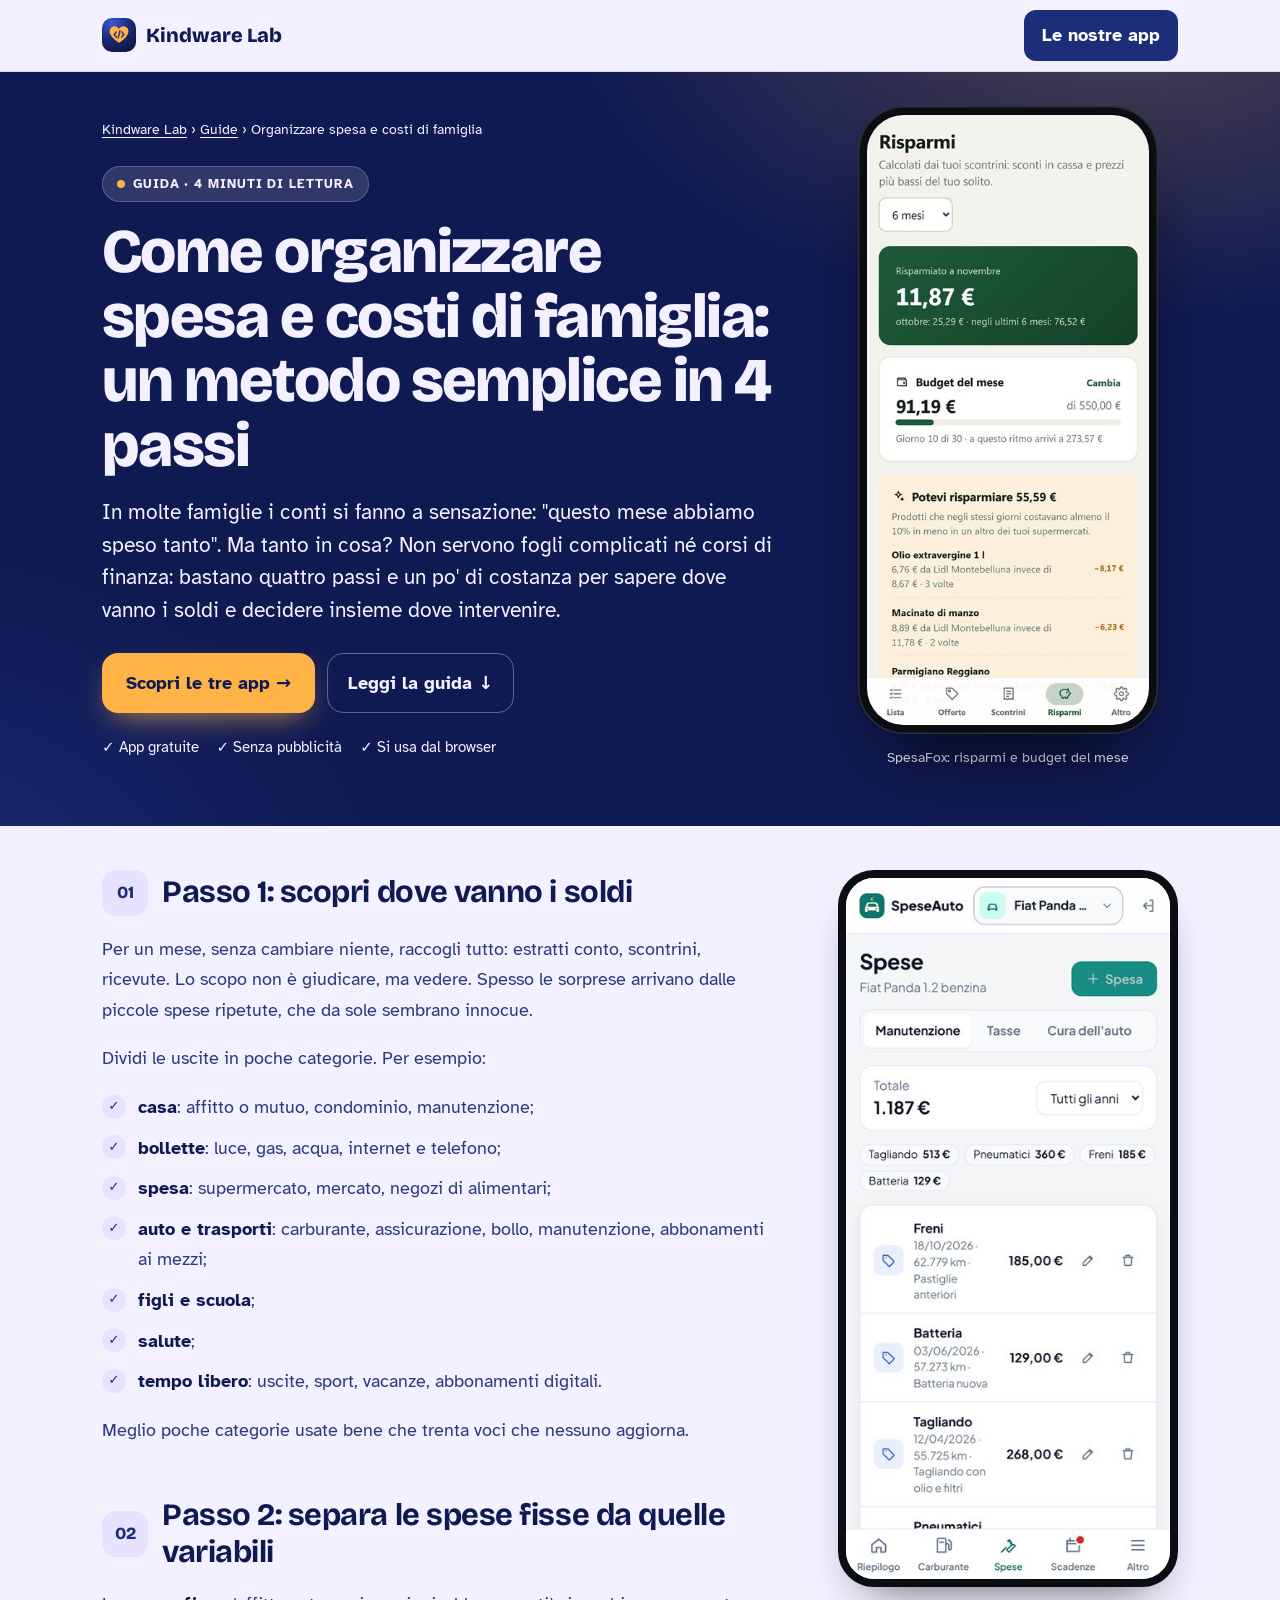
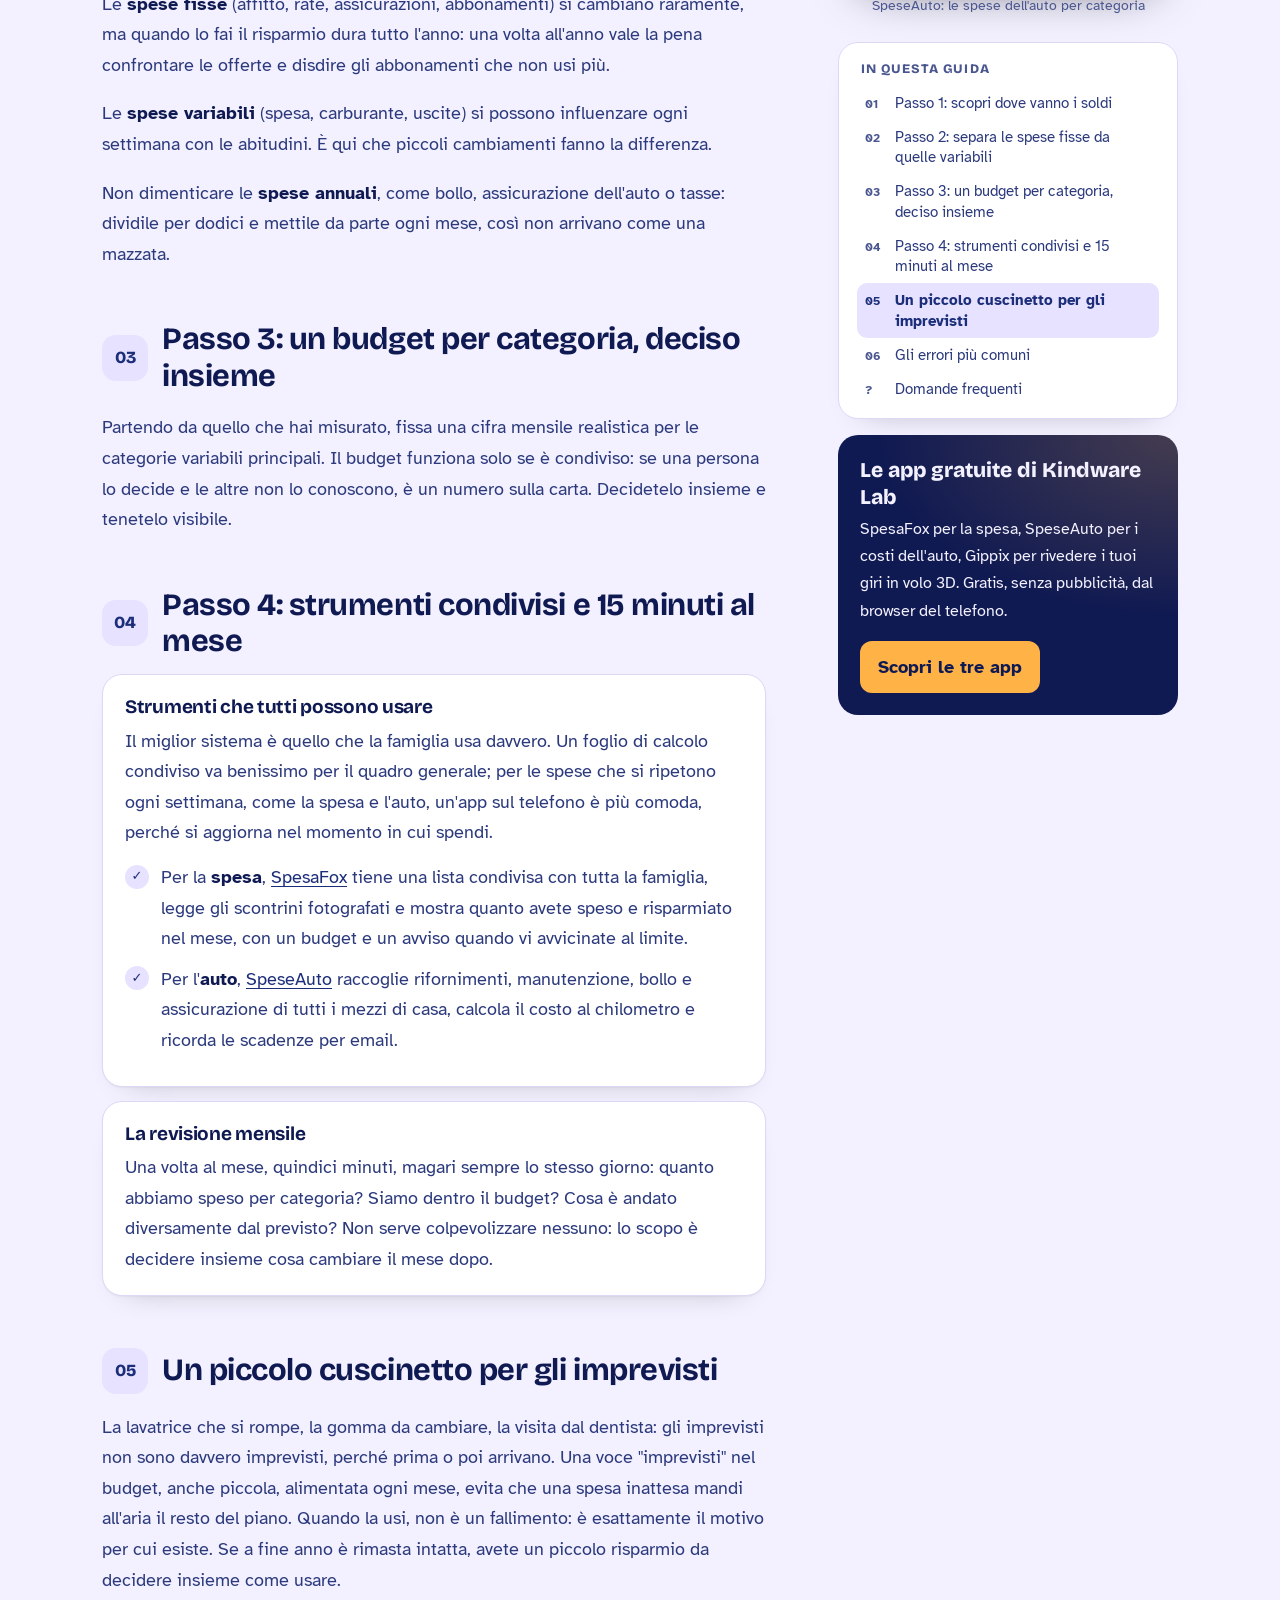
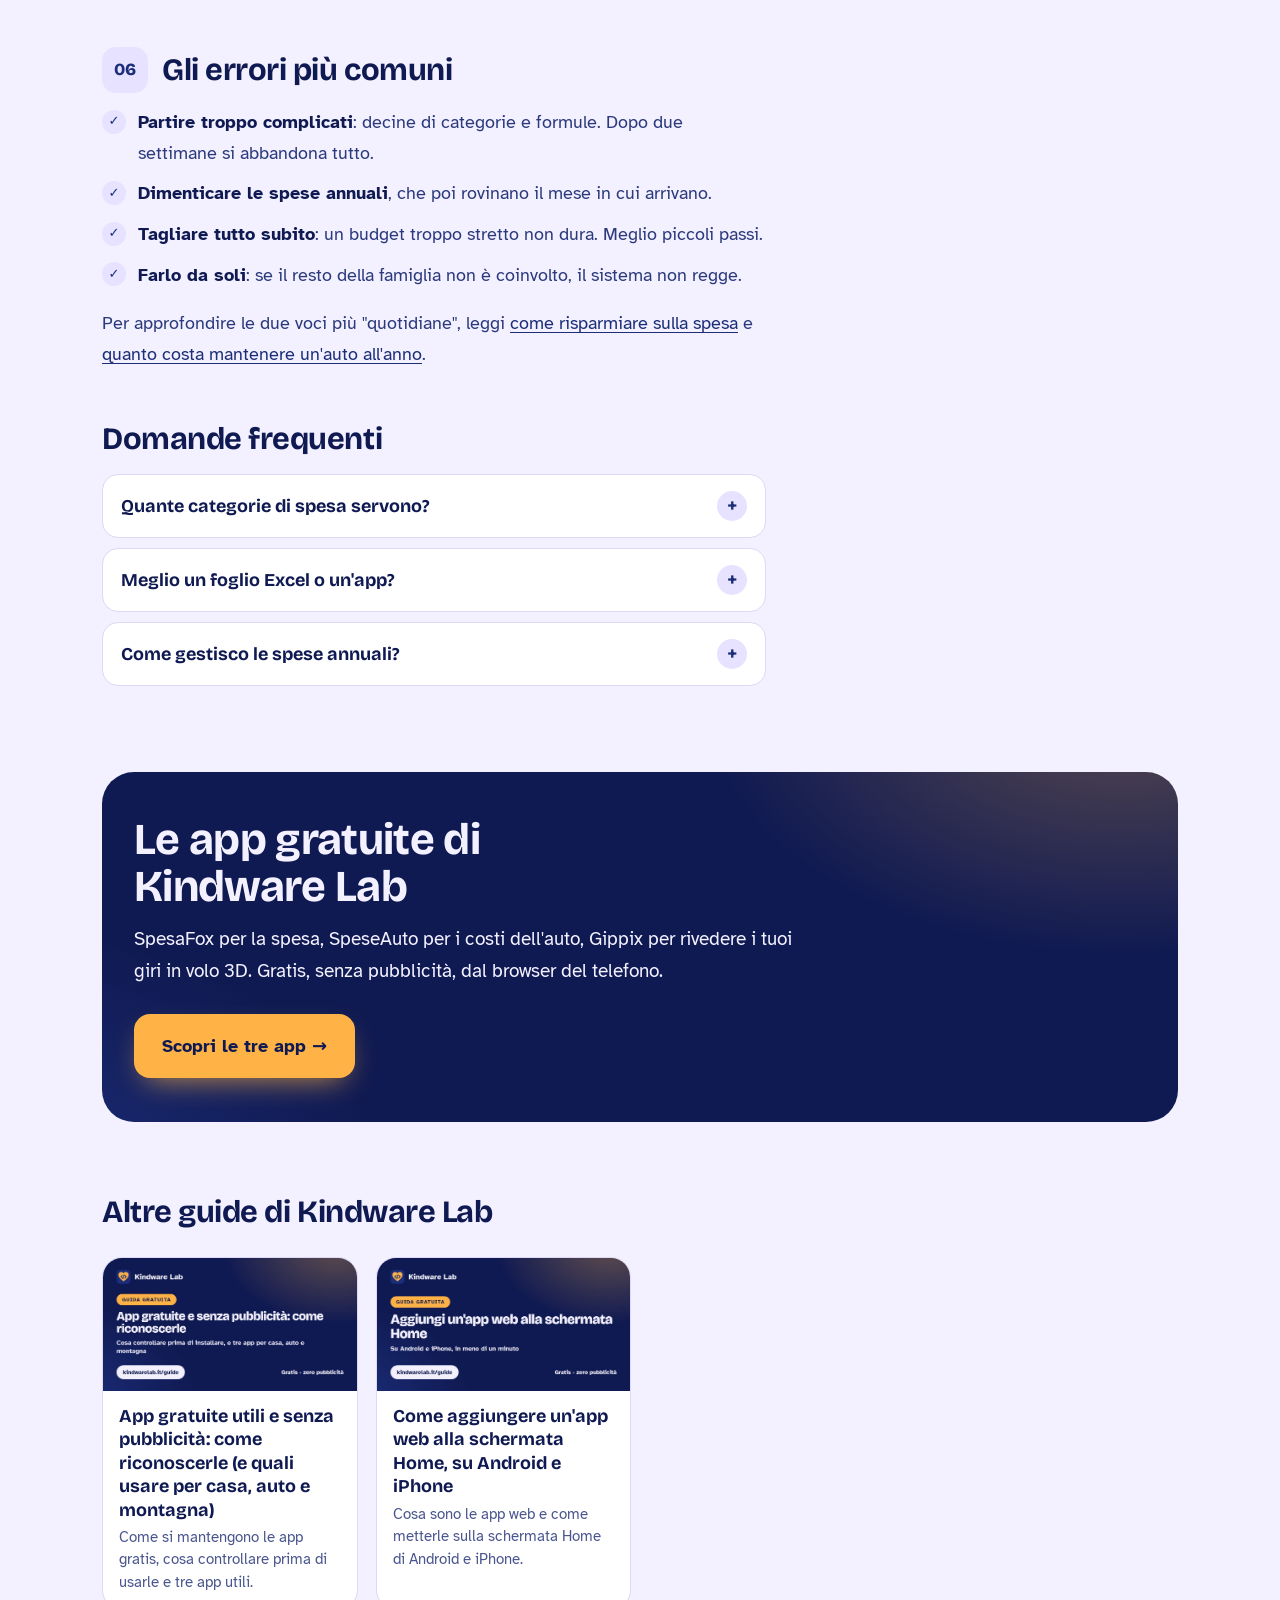
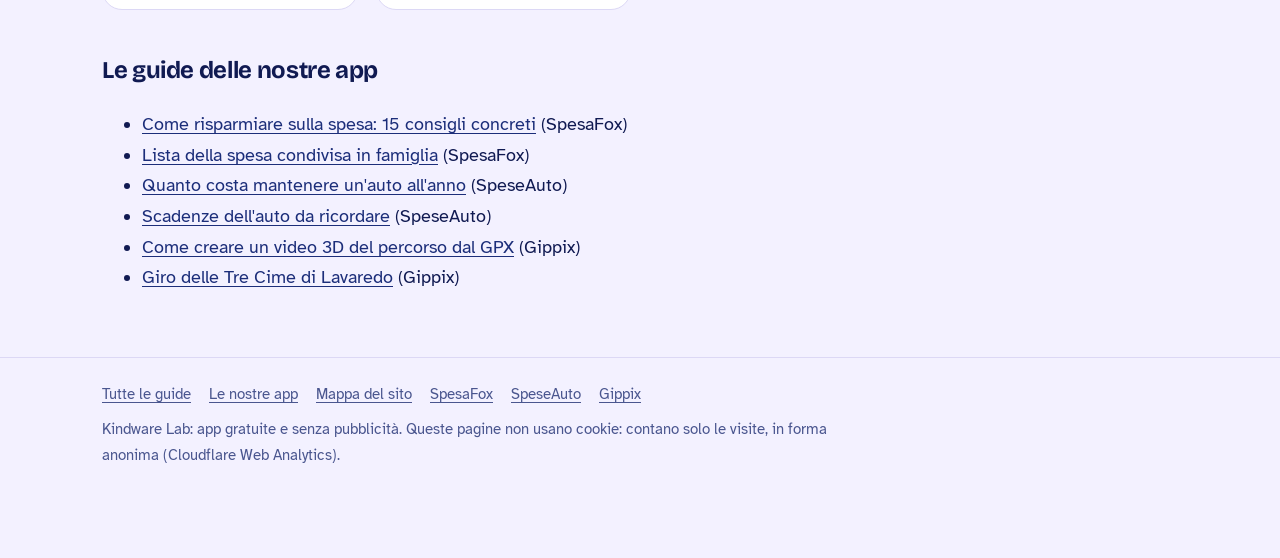
<file: guide/organizzare-spesa-e-costi-di-famiglia/index.html>
<!doctype html>
<html lang="it">
<head>
<meta charset="utf-8">
<meta name="viewport" content="width=device-width, initial-scale=1, viewport-fit=cover">
<title>Come organizzare spesa e costi di famiglia in 4 passi | Kindware Lab</title>
<meta name="description" content="Un metodo semplice per organizzare spesa e costi di famiglia: capire dove vanno i soldi, categorie, budget, strumenti condivisi e una revisione mensile di 15 minuti.">
<link rel="canonical" href="https://kindwarelab.it/guide/organizzare-spesa-e-costi-di-famiglia/">
<meta name="robots" content="index, follow, max-image-preview:large">
<meta name="theme-color" content="#1c2e7a">
<link rel="icon" href="../../icona.png">
<link rel="preload" href="../../fonts/bricolage.woff2" as="font" type="font/woff2" crossorigin>
<link rel="stylesheet" href="../../guide/guide.css?v=8">
<meta property="og:type" content="article">
<meta property="og:locale" content="it_IT">
<meta property="og:site_name" content="Kindware Lab">
<meta property="og:title" content="Come organizzare spesa e costi di famiglia in 4 passi | Kindware Lab">
<meta property="og:description" content="Un metodo semplice per organizzare spesa e costi di famiglia: capire dove vanno i soldi, categorie, budget, strumenti condivisi e una revisione mensile di 15 minuti.">
<meta property="og:url" content="https://kindwarelab.it/guide/organizzare-spesa-e-costi-di-famiglia/">
<meta property="og:image" content="https://kindwarelab.it/guide/img/organizzare-spesa-e-costi-di-famiglia-og.jpg">
<meta property="og:image:width" content="1200">
<meta property="og:image:height" content="630">
<meta name="twitter:card" content="summary_large_image">
<meta name="twitter:title" content="Come organizzare spesa e costi di famiglia in 4 passi | Kindware Lab">
<meta name="twitter:description" content="Un metodo semplice per organizzare spesa e costi di famiglia: capire dove vanno i soldi, categorie, budget, strumenti condivisi e una revisione mensile di 15 minuti.">
<meta name="twitter:image" content="https://kindwarelab.it/guide/img/organizzare-spesa-e-costi-di-famiglia-og.jpg">
<script type="application/ld+json">{"@context":"https://schema.org","@type":"Article","headline":"Come organizzare spesa e costi di famiglia: un metodo semplice in 4 passi","description":"Un metodo semplice per organizzare spesa e costi di famiglia: capire dove vanno i soldi, categorie, budget, strumenti condivisi e una revisione mensile di 15 minuti.","image":["https://kindwarelab.it/guide/img/organizzare-spesa-e-costi-di-famiglia-og.jpg","https://kindwarelab.it/guide/img/organizzare-spesa-e-costi-di-famiglia-pin.jpg"],"datePublished":"2026-11-10","dateModified":"2026-11-10","inLanguage":"it","author":{"@type":"Organization","name":"Kindware Lab","url":"https://kindwarelab.it/","logo":{"@type":"ImageObject","url":"https://www.gianlucadario.com/apps/kindwarelab/logo.png"}},"publisher":{"@type":"Organization","name":"Kindware Lab","url":"https://kindwarelab.it/","logo":{"@type":"ImageObject","url":"https://www.gianlucadario.com/apps/kindwarelab/logo.png"}},"mainEntityOfPage":{"@type":"WebPage","@id":"https://kindwarelab.it/guide/organizzare-spesa-e-costi-di-famiglia/"},"isPartOf":{"@type":"WebSite","name":"Kindware Lab","url":"https://kindwarelab.it/"},"wordCount":719}</script>
<script type="application/ld+json">{"@context":"https://schema.org","@type":"BreadcrumbList","itemListElement":[{"@type":"ListItem","position":1,"name":"Kindware Lab","item":"https://kindwarelab.it/"},{"@type":"ListItem","position":2,"name":"Guide","item":"https://kindwarelab.it/guide/"},{"@type":"ListItem","position":3,"name":"Come organizzare spesa e costi di famiglia: un metodo semplice in 4 passi","item":"https://kindwarelab.it/guide/organizzare-spesa-e-costi-di-famiglia/"}]}</script>
<script type="application/ld+json">{"@context":"https://schema.org","@type":"FAQPage","mainEntity":[{"@type":"Question","name":"Quante categorie di spesa servono?","acceptedAnswer":{"@type":"Answer","text":"Poche: sei o sette categorie usate bene bastano per capire dove vanno i soldi. Si possono dividere in seguito, se serve."}},{"@type":"Question","name":"Meglio un foglio Excel o un'app?","acceptedAnswer":{"@type":"Answer","text":"Il foglio di calcolo va bene per il quadro generale; per le spese frequenti, come spesa e auto, un'app sul telefono è più comoda perché si aggiorna nel momento in cui spendi."}},{"@type":"Question","name":"Come gestisco le spese annuali?","acceptedAnswer":{"@type":"Answer","text":"Dividile per dodici e metti da parte quella cifra ogni mese: così bollo, assicurazioni e tasse non pesano tutte su un mese solo."}}]}</script>
</head>
<body>
<header class="g-top"><div class="in">
  <a class="g-brand" href="../../" tabindex="-1" aria-hidden="true"><img src="../../icona.png" alt="" width="34" height="34">Kindware Lab</a>
  <div class="g-top-act"><a class="g-btn" href="../../#app">Le nostre app</a></div>
</div></header>
<main>
<article>
<section class="g-hero"><div class="in">
<div>
<nav class="g-crumbs" aria-label="Percorso"><a href="../../">Kindware Lab</a> › <a href="../">Guide</a> › Organizzare spesa e costi di famiglia</nav>
<p class="g-chip"><i></i>Guida · 4 minuti di lettura</p>
<h1>Come organizzare spesa e costi di famiglia: un metodo semplice in 4 passi</h1>
<p class="lead">In molte famiglie i conti si fanno a sensazione: "questo mese abbiamo speso tanto". Ma tanto in cosa? Non servono fogli complicati né corsi di finanza: bastano quattro passi e un po' di costanza per sapere dove vanno i soldi e decidere insieme dove intervenire.</p>
<ul class="g-acts"><li><a class="g-b1" href="../../#app">Scopri le tre app →</a></li><li><a class="g-b2" href="#contenuto">Leggi la guida ↓</a></li></ul>
<div class="g-meta"><span>✓ App gratuite</span><span>✓ Senza pubblicità</span><span>✓ Si usa dal browser</span></div>
</div>
<figure style="margin:0"><div class="g-phone"><img src="../img/shot-spesafox-risparmi.jpg" alt="SpesaFox: risparmi e budget del mese" width="390" height="844"></div><figcaption>SpesaFox: risparmi e budget del mese</figcaption></figure>
</div></section>
<div class="g-main" id="contenuto"><div class="in">
<div class="g-body">

<h2 id="passo-1-scopri-dove-vanno-i-soldi">Passo 1: scopri dove vanno i soldi</h2>
<p>Per un mese, senza cambiare niente, raccogli tutto: estratti conto, scontrini, ricevute. Lo scopo non è giudicare, ma vedere. Spesso le sorprese arrivano dalle piccole spese ripetute, che da sole sembrano innocue.</p>
<p>Dividi le uscite in poche categorie. Per esempio:</p>
<ul>
<li><strong>casa</strong>: affitto o mutuo, condominio, manutenzione;</li>
<li><strong>bollette</strong>: luce, gas, acqua, internet e telefono;</li>
<li><strong>spesa</strong>: supermercato, mercato, negozi di alimentari;</li>
<li><strong>auto e trasporti</strong>: carburante, assicurazione, bollo, manutenzione, abbonamenti ai mezzi;</li>
<li><strong>figli e scuola</strong>;</li>
<li><strong>salute</strong>;</li>
<li><strong>tempo libero</strong>: uscite, sport, vacanze, abbonamenti digitali.</li>
</ul>
<p>Meglio poche categorie usate bene che trenta voci che nessuno aggiorna.</p>

<h2 id="passo-2-separa-le-spese-fisse-da-quelle-variabili">Passo 2: separa le spese fisse da quelle variabili</h2>
<p>Le <strong>spese fisse</strong> (affitto, rate, assicurazioni, abbonamenti) si cambiano raramente, ma quando lo fai il risparmio dura tutto l'anno: una volta all'anno vale la pena confrontare le offerte e disdire gli abbonamenti che non usi più.</p>
<p>Le <strong>spese variabili</strong> (spesa, carburante, uscite) si possono influenzare ogni settimana con le abitudini. È qui che piccoli cambiamenti fanno la differenza.</p>
<p>Non dimenticare le <strong>spese annuali</strong>, come bollo, assicurazione dell'auto o tasse: dividile per dodici e mettile da parte ogni mese, così non arrivano come una mazzata.</p>

<h2 id="passo-3-un-budget-per-categoria-deciso-insieme">Passo 3: un budget per categoria, deciso insieme</h2>
<p>Partendo da quello che hai misurato, fissa una cifra mensile realistica per le categorie variabili principali. Il budget funziona solo se è condiviso: se una persona lo decide e le altre non lo conoscono, è un numero sulla carta. Decidetelo insieme e tenetelo visibile.</p>
<div class="g-inline"><div class="g-mini"><b>Le app gratuite di Kindware Lab</b><p>SpesaFox per la spesa, SpeseAuto per i costi dell'auto, Gippix per rivedere i tuoi giri in volo 3D. Gratis, senza pubblicità, dal browser del telefono.</p><a href="../../#app">Scopri le tre app</a></div><figure class="g-shot"><img src="../img/shot-speseauto-spese.jpg" alt="SpeseAuto: le spese dell'auto per categoria" width="390" height="844" loading="lazy"><figcaption>SpeseAuto: le spese dell'auto per categoria</figcaption></figure></div>
<h2 id="passo-4-strumenti-condivisi-e-15-minuti-al-mese">Passo 4: strumenti condivisi e 15 minuti al mese</h2>
<div class="g-step"><h3>Strumenti che tutti possono usare</h3>
<p>Il miglior sistema è quello che la famiglia usa davvero. Un foglio di calcolo condiviso va benissimo per il quadro generale; per le spese che si ripetono ogni settimana, come la spesa e l'auto, un'app sul telefono è più comoda, perché si aggiorna nel momento in cui spendi.</p>
<ul>
<li>Per la <strong>spesa</strong>, <a href="https://spesafox.it/">SpesaFox</a> tiene una lista condivisa con tutta la famiglia, legge gli scontrini fotografati e mostra quanto avete speso e risparmiato nel mese, con un budget e un avviso quando vi avvicinate al limite.</li>
<li>Per l'<strong>auto</strong>, <a href="https://speseauto.it/">SpeseAuto</a> raccoglie rifornimenti, manutenzione, bollo e assicurazione di tutti i mezzi di casa, calcola il costo al chilometro e ricorda le scadenze per email.</li>
</ul></div>
<div class="g-step"><h3>La revisione mensile</h3>
<p>Una volta al mese, quindici minuti, magari sempre lo stesso giorno: quanto abbiamo speso per categoria? Siamo dentro il budget? Cosa è andato diversamente dal previsto? Non serve colpevolizzare nessuno: lo scopo è decidere insieme cosa cambiare il mese dopo.</p></div>
<h2 id="un-piccolo-cuscinetto-per-gli-imprevisti">Un piccolo cuscinetto per gli imprevisti</h2>
<p>La lavatrice che si rompe, la gomma da cambiare, la visita dal dentista: gli imprevisti non sono davvero imprevisti, perché prima o poi arrivano. Una voce "imprevisti" nel budget, anche piccola, alimentata ogni mese, evita che una spesa inattesa mandi all'aria il resto del piano. Quando la usi, non è un fallimento: è esattamente il motivo per cui esiste. Se a fine anno è rimasta intatta, avete un piccolo risparmio da decidere insieme come usare.</p>

<h2 id="gli-errori-piu-comuni">Gli errori più comuni</h2>
<ul>
<li><strong>Partire troppo complicati</strong>: decine di categorie e formule. Dopo due settimane si abbandona tutto.</li>
<li><strong>Dimenticare le spese annuali</strong>, che poi rovinano il mese in cui arrivano.</li>
<li><strong>Tagliare tutto subito</strong>: un budget troppo stretto non dura. Meglio piccoli passi.</li>
<li><strong>Farlo da soli</strong>: se il resto della famiglia non è coinvolto, il sistema non regge.</li>
</ul>
<p>Per approfondire le due voci più "quotidiane", leggi <a href="https://spesafox.it/guide/come-risparmiare-sulla-spesa/">come risparmiare sulla spesa</a> e <a href="https://speseauto.it/guide/quanto-costa-mantenere-un-auto/">quanto costa mantenere un'auto all'anno</a>.</p>

<section class="g-faq" aria-labelledby="faq"><h2 id="faq">Domande frequenti</h2>
<details><summary>Quante categorie di spesa servono?</summary><p>Poche: sei o sette categorie usate bene bastano per capire dove vanno i soldi. Si possono dividere in seguito, se serve.</p></details>
<details><summary>Meglio un foglio Excel o un'app?</summary><p>Il foglio di calcolo va bene per il quadro generale; per le spese frequenti, come spesa e auto, un'app sul telefono è più comoda perché si aggiorna nel momento in cui spendi.</p></details>
<details><summary>Come gestisco le spese annuali?</summary><p>Dividile per dodici e metti da parte quella cifra ogni mese: così bollo, assicurazioni e tasse non pesano tutte su un mese solo.</p></details>
</section>
</div>
<aside class="g-side" aria-label="In questa guida">
<figure class="g-shot"><img src="../img/shot-speseauto-spese.jpg" alt="SpeseAuto: le spese dell'auto per categoria" width="390" height="844" loading="lazy"><figcaption>SpeseAuto: le spese dell'auto per categoria</figcaption></figure>
<div class="g-sticky">
<nav class="g-toc" aria-label="Indice"><b>In questa guida</b><ol>
<li><a href="#passo-1-scopri-dove-vanno-i-soldi">Passo 1: scopri dove vanno i soldi</a></li>
<li><a href="#passo-2-separa-le-spese-fisse-da-quelle-variabili">Passo 2: separa le spese fisse da quelle variabili</a></li>
<li><a href="#passo-3-un-budget-per-categoria-deciso-insieme">Passo 3: un budget per categoria, deciso insieme</a></li>
<li><a href="#passo-4-strumenti-condivisi-e-15-minuti-al-mese">Passo 4: strumenti condivisi e 15 minuti al mese</a></li>
<li><a href="#un-piccolo-cuscinetto-per-gli-imprevisti">Un piccolo cuscinetto per gli imprevisti</a></li>
<li><a href="#gli-errori-piu-comuni">Gli errori più comuni</a></li>
<li class="faq"><a href="#faq">Domande frequenti</a></li>
</ol></nav>
<div class="g-mini"><b>Le app gratuite di Kindware Lab</b><p>SpesaFox per la spesa, SpeseAuto per i costi dell'auto, Gippix per rivedere i tuoi giri in volo 3D. Gratis, senza pubblicità, dal browser del telefono.</p><a href="../../#app">Scopri le tre app</a></div>
</div>
</aside>
</div></div>
</article>
<div class="in">
<section class="g-final" aria-label="Le app gratuite di Kindware Lab">
<h2>Le app gratuite di Kindware Lab</h2>
<p>SpesaFox per la spesa, SpeseAuto per i costi dell'auto, Gippix per rivedere i tuoi giri in volo 3D. Gratis, senza pubblicità, dal browser del telefono.</p>
<a class="g-b1" href="../../#app">Scopri le tre app →</a>
</section>
<section class="g-rel" aria-labelledby="altre"><h2 id="altre">Altre guide di Kindware Lab</h2>
<ul class="g-cards">
<li><a href="../app-gratuite-senza-pubblicita/"><img src="../img/app-gratuite-senza-pubblicita-og.jpg" alt="" width="1200" height="630" loading="lazy"><b>App gratuite utili e senza pubblicità: come riconoscerle (e quali usare per casa, auto e montagna)</b><span>Come si mantengono le app gratis, cosa controllare prima di usarle e tre app utili.</span></a></li>
<li><a href="../aggiungere-app-alla-schermata-home/"><img src="../img/aggiungere-app-alla-schermata-home-og.jpg" alt="" width="1200" height="630" loading="lazy"><b>Come aggiungere un'app web alla schermata Home, su Android e iPhone</b><span>Cosa sono le app web e come metterle sulla schermata Home di Android e iPhone.</span></a></li>
</ul>
<div class="g-more"><h2>Le guide delle nostre app</h2>
<ul>
<li><a href="https://spesafox.it/guide/come-risparmiare-sulla-spesa/">Come risparmiare sulla spesa: 15 consigli concreti</a> (SpesaFox)</li>
<li><a href="https://spesafox.it/guide/lista-della-spesa-condivisa/">Lista della spesa condivisa in famiglia</a> (SpesaFox)</li>
<li><a href="https://speseauto.it/guide/quanto-costa-mantenere-un-auto/">Quanto costa mantenere un'auto all'anno</a> (SpeseAuto)</li>
<li><a href="https://speseauto.it/guide/scadenze-auto/">Scadenze dell'auto da ricordare</a> (SpeseAuto)</li>
<li><a href="https://gippix.it/guide/video-3d-percorso-gpx/">Come creare un video 3D del percorso dal GPX</a> (Gippix)</li>
<li><a href="https://gippix.it/guide/tre-cime-di-lavaredo/">Giro delle Tre Cime di Lavaredo</a> (Gippix)</li>
</ul></div>
</section>
<section class="g-ig" id="instagram" aria-labelledby="ig-t" data-src="../../ultimi.php" hidden>
<div class="g-ig-head"><div><h2 id="ig-t">Dal nostro Instagram</h2><p>Gli ultimi post di SpesaFox, SpeseAuto, Gippix e Kindware Lab</p></div>
<a class="g-btn" href="https://www.instagram.com/kindwarelab/" target="_blank" rel="noopener">Seguici su Instagram <span class="vh">(si apre in una nuova scheda)</span></a></div>
<ul class="g-ig-grid"></ul>
</section>
<script>(function(){var s=document.getElementById('instagram');if(!s||!window.fetch)return;var u=new URL(s.getAttribute('data-src'),location.href);
function go(){fetch(u).then(function(r){return r.ok?r.json():null}).then(function(j){if(!j||!j.post||!j.post.length)return;var ul=s.querySelector('ul');
j.post.forEach(function(p){var li=document.createElement('li'),a=document.createElement('a'),im=document.createElement('img'),t=document.createElement('span');
a.href=p.link;a.target='_blank';a.rel='noopener';im.src=new URL(p.img,u).href;im.alt='';im.loading='lazy';im.decoding='async';im.width=540;im.height=675;a.appendChild(im);
if(j.app==='kindwarelab'){var b=document.createElement('b');b.textContent=p.nome;a.appendChild(b)}t.textContent=p.testo;a.appendChild(t);var v=document.createElement('span');v.className='vh';v.textContent='(si apre in una nuova scheda)';a.appendChild(document.createTextNode(' '));a.appendChild(v);li.appendChild(a);ul.appendChild(li)});s.hidden=false}).catch(function(){})}
if('IntersectionObserver' in window){var o=new IntersectionObserver(function(e){if(e[0].isIntersecting){o.disconnect();go()}},{rootMargin:'600px'});o.observe(s.parentNode)}else go()})()</script>
</div>
</main>
<script>(function(){var l=document.querySelectorAll('.g-toc a');if(!l.length||!('IntersectionObserver' in window))return;var m={};l.forEach(function(a){m[a.getAttribute('href').slice(1)]=a});var o=new IntersectionObserver(function(e){e.forEach(function(x){if(x.isIntersecting){l.forEach(function(a){a.classList.remove('on')});var a=m[x.target.id];a&&a.classList.add('on')}})},{rootMargin:'-90px 0px -70% 0px'});Object.keys(m).forEach(function(id){var h=document.getElementById(id);h&&o.observe(h)})})()</script>
<footer class="g-foot"><div class="in">
  <nav aria-label="Link"><ul>
    <li><a href="../../guide/">Tutte le guide</a></li>
    <li><a href="../../#app">Le nostre app</a></li>
    <li><a href="../../mappa-del-sito/">Mappa del sito</a></li>
    
    <li><a href="https://spesafox.it/">SpesaFox</a></li><li><a href="https://speseauto.it/">SpeseAuto</a></li><li><a href="https://gippix.it/">Gippix</a></li>
  </ul></nav>
  <p class="g-foot-note">Kindware Lab: app gratuite e senza pubblicità. Queste pagine non usano cookie: contano solo le visite, in forma anonima (Cloudflare Web Analytics).</p>
</div></footer>
<script defer src="https://static.cloudflareinsights.com/beacon.min.js" data-cf-beacon='{"token": "e17a0c2603aa4a0ba29f7228b21157d7"}'></script>
</body>
</html>
</file>
<file: guide/guide.css>
/* Guide di Kindware Lab: generato da _lancio-social/seo/genera.mjs, non modificare a mano */
@font-face{font-family:"Bricolage";src:url(../fonts/bricolage.woff2) format("woff2");font-weight:200 800;font-display:swap}
@font-face{font-family:"Atkinson";src:url(../fonts/atkinson-400.woff2) format("woff2");font-weight:400;font-display:swap}
@font-face{font-family:"Atkinson";src:url(../fonts/atkinson-700.woff2) format("woff2");font-weight:700;font-display:swap}
:root{--bg:#f3f1ff;--card:#ffffff;--ink:#101a52;--ink-2:#2c3a7d;--muted:#4a568f;--line:#dcd8f5;--brand:#1c2e7a;--brand-ink:#ffffff;--soft:#e6e2ff;--accent:#ffb347;--acc-ink:#101a52;
--h1:#101a52;--h2:#1c2e7a;--hacc:#ffb347;--hacc-ink:#101a52;--hink:#f3f1ff;--font:"Atkinson",ui-sans-serif,system-ui,sans-serif;--display:"Bricolage",ui-sans-serif,system-ui,sans-serif;--r:20px;color-scheme:light}
*{box-sizing:border-box}
html{-webkit-text-size-adjust:100%;scroll-behavior:smooth;scroll-padding-top:88px;scroll-padding-bottom:96px}
@media (prefers-reduced-motion:reduce){html{scroll-behavior:auto}*{transition:none!important}}
body{margin:0;background:var(--bg);color:var(--ink);font:400 18px/1.7 var(--font);-webkit-font-smoothing:antialiased}
a{color:var(--brand);text-underline-offset:3px}
a:hover{text-decoration-thickness:2px}
/* focus: anello del colore del testo (contrasto pieno con lo sfondo); sulle parti scure diventa chiaro */
:focus-visible{outline:3px solid var(--ink);outline-offset:3px;border-radius:6px}
.g-hero :focus-visible,.g-mini :focus-visible,.g-final :focus-visible{outline-color:var(--hink)}
.g-btn:focus-visible{box-shadow:0 0 0 3px #fff}
.g-hero .g-btn:focus-visible,.g-mini .g-btn:focus-visible,.g-final .g-btn:focus-visible{box-shadow:none}
.vh{position:absolute!important;width:1px;height:1px;padding:0;margin:-1px;overflow:hidden;clip:rect(0 0 0 0);white-space:nowrap;border:0}
img,video{max-width:100%;height:auto}
.in{max-width:1120px;margin:0 auto;padding:0 22px}
h1,h2,h3{font-family:var(--display);letter-spacing:-.015em}
strong,b{color:var(--ink)}

/* barra in alto */
.g-top{position:sticky;top:0;z-index:20;background:#f3f1ffee;backdrop-filter:saturate(1.4) blur(10px);-webkit-backdrop-filter:saturate(1.4) blur(10px);border-bottom:1px solid var(--line)}
.g-top .in{display:flex;align-items:center;justify-content:space-between;gap:12px;padding-top:10px;padding-bottom:10px}
.g-brand{display:flex;align-items:center;gap:10px;font:800 20px/1 var(--display);color:var(--ink);text-decoration:none}
.g-brand img{width:34px;height:34px;border-radius:10px}
.g-btn{display:inline-flex;align-items:center;gap:8px;background:var(--brand);color:var(--brand-ink);font-weight:700;text-decoration:none;padding:10px 18px;border-radius:12px;white-space:nowrap}
.g-btn:hover{filter:brightness(1.08)}

/* hero a tutta larghezza nei colori dell'app */
.g-hero{color:var(--hink);background-color:var(--h1);background-image:radial-gradient(900px 520px at 88% -10%,color-mix(in srgb,var(--hacc) 26%,transparent),transparent 62%),radial-gradient(800px 600px at -10% 115%,var(--h2),transparent 65%);overflow:hidden}
.g-hero .in{display:grid;gap:36px;padding-top:30px;padding-bottom:44px}
.g-crumbs{font-size:14px;margin:0 0 22px}
.g-crumbs a{color:inherit;display:inline-block;padding:3px 0;min-height:24px}
.g-chip{display:inline-flex;align-items:center;gap:8px;font-size:13px;font-weight:700;letter-spacing:.07em;text-transform:uppercase;background:color-mix(in srgb,var(--hink) 14%,transparent);border:1px solid color-mix(in srgb,var(--hink) 22%,transparent);border-radius:999px;padding:6px 14px;margin:0 0 18px}
.g-chip i{width:8px;height:8px;border-radius:50%;background:var(--hacc);display:inline-block}
.g-hero h1{font-size:clamp(34px,5.6vw,62px);line-height:1.04;font-weight:800;margin:0 0 18px;max-width:20ch;letter-spacing:-.025em}
.g-hero .lead{font-size:clamp(18px,2vw,21px);line-height:1.55;margin:0 0 26px;max-width:58ch}
.g-acts{display:flex;flex-wrap:wrap;gap:12px;align-items:center;list-style:none;margin:0;padding:0}
.g-acts li{margin:0}
.g-b1{display:inline-flex;align-items:center;gap:8px;background:var(--hacc);color:var(--hacc-ink);font-weight:800;text-decoration:none;padding:15px 24px;border-radius:16px;box-shadow:0 12px 30px -12px color-mix(in srgb,var(--hacc) 80%,transparent);transition:transform .15s}
.g-b1:hover{transform:translateY(-2px)}
.g-b2{display:inline-flex;align-items:center;gap:8px;color:var(--hink);font-weight:700;text-decoration:none;padding:14px 20px;border-radius:16px;border:1.5px solid color-mix(in srgb,var(--hink) 35%,transparent)}
.g-b2:hover{background:color-mix(in srgb,var(--hink) 10%,transparent)}
.g-meta{display:flex;flex-wrap:wrap;gap:8px 18px;margin-top:22px;font-size:15px}
.g-phone{position:relative;width:80%;max-width:340px;margin:0 auto;padding:9px;border-radius:46px;background:#0a0e13;box-shadow:0 40px 80px -30px #000c,0 0 0 1.5px #ffffff22 inset}
.g-phone img,.g-phone video{display:block;width:100%;border-radius:37px;background:#0a0e13;aspect-ratio:390/844;object-fit:cover}
.g-phone video{aspect-ratio:9/16}
.g-hero figcaption{font-size:14px;text-align:center;margin-top:12px}
@media (min-width:960px){
  .g-hero .in{grid-template-columns:minmax(0,1fr) 340px;gap:64px;align-items:center;padding-top:34px;padding-bottom:56px}
  .g-hero .g-phone{width:100%;max-width:300px}
}

/* corpo: testo a sinistra, indice e telefoni a destra */
.g-main .in{display:grid;grid-template-columns:minmax(0,1fr);gap:48px;align-items:start;padding-top:44px;padding-bottom:20px}
.g-body{max-width:68ch;counter-reset:sez}
.g-body>p,.g-body li,.g-step p{color:var(--ink-2)}
.g-body h2{display:flex;align-items:center;gap:14px;font-size:clamp(24px,3.4vw,31px);line-height:1.18;margin:52px 0 14px;scroll-margin-top:86px}
.g-body h2:first-child{margin-top:0}
.g-body>h2::before{counter-increment:sez;content:counter(sez,decimal-leading-zero);flex:none;display:grid;place-items:center;width:46px;height:46px;border-radius:14px;background:var(--soft);color:var(--brand);font-size:17px;font-weight:800;letter-spacing:0}
.g-body h3{font-size:20px;line-height:1.3;margin:28px 0 6px}
.g-step{background:var(--card);border:1px solid var(--line);border-radius:var(--r);padding:20px 22px;margin:14px 0;box-shadow:0 1px 2px #0000000a,0 14px 30px -24px #0005}
.g-step h3{margin:0 0 6px;font-size:19px}
.g-step p{margin:6px 0}
.g-step>*:last-child{margin-bottom:0}
.g-body ul{list-style:none;padding:0;margin:14px 0}
.g-body ul>li{position:relative;padding-left:36px;margin:10px 0}
.g-body ul>li::before{content:"✓";position:absolute;left:0;top:.2em;width:24px;height:24px;border-radius:50%;display:grid;place-items:center;background:var(--soft);color:var(--brand);font-size:13px;font-weight:900;line-height:1}
.g-body ol{list-style:none;padding:0;margin:16px 0;counter-reset:pas;display:grid;gap:10px}
.g-body ol>li{counter-increment:pas;position:relative;margin:0;padding:14px 16px 14px 60px;background:var(--card);border:1px solid var(--line);border-radius:16px}
.g-body ol>li::before{content:counter(pas);position:absolute;left:14px;top:12px;width:32px;height:32px;border-radius:10px;display:grid;place-items:center;background:var(--brand);color:var(--brand-ink);font-weight:800;font-size:16px}
.g-note{position:relative;background:color-mix(in srgb,var(--accent) 13%,var(--card));border:1px solid color-mix(in srgb,var(--accent) 35%,transparent);border-radius:var(--r);padding:18px 20px 18px 62px;margin:22px 0;font-size:17px}
.g-note::before{content:"💡";position:absolute;left:18px;top:15px;font-size:26px;line-height:1}
.g-note p{margin:0;color:var(--ink-2)}
.g-scroll{overflow-x:auto;margin:18px 0}
.g-table{width:100%;border-collapse:separate;border-spacing:0;font-size:16px;background:var(--card);border:1px solid var(--line);border-radius:var(--r);overflow:hidden}
.g-table th{background:var(--soft);color:var(--brand);font-size:14px;text-transform:uppercase;letter-spacing:.05em}
.g-table th,.g-table td{text-align:left;padding:12px 16px;border-bottom:1px solid var(--line)}
.g-table td:last-child,.g-table th:last-child{text-align:right;font-variant-numeric:tabular-nums;white-space:nowrap}
.g-table tr:last-child td{border-bottom:0;font-weight:800;color:var(--ink);background:color-mix(in srgb,var(--accent) 12%,var(--card))}
.g-mini{border-radius:var(--r);padding:22px;margin:30px 0;color:var(--hink);background-color:var(--h1);background-image:radial-gradient(500px 300px at 100% 0,color-mix(in srgb,var(--hacc) 22%,transparent),transparent 60%)}
.g-mini b{display:block;font:800 21px/1.25 var(--display);color:inherit;margin-bottom:6px}
.g-mini p{margin:0 0 16px;font-size:16px;color:inherit}
.g-mini a{display:inline-block;background:var(--hacc);color:var(--hacc-ink);font-weight:800;text-decoration:none;padding:11px 18px;border-radius:12px}
.g-shot{margin:26px auto;width:80%;max-width:340px}
.g-shot img{display:block;width:100%;border-radius:36px;border:8px solid #0a0e13;background:#0a0e13;box-shadow:0 24px 50px -28px #000b}
.g-shot figcaption{font-size:14px;color:var(--muted);text-align:center;margin-top:10px;line-height:1.35}
.g-side{display:none}
.g-toc{background:var(--card);border:1px solid var(--line);border-radius:var(--r);padding:18px 18px 12px;margin-bottom:16px;box-shadow:0 14px 30px -26px #0006}
.g-toc>b{display:block;font:800 13px/1 var(--display);text-transform:uppercase;letter-spacing:.08em;color:var(--muted);margin:2px 4px 10px}
.g-toc ol{list-style:none;margin:0;padding:0;counter-reset:t}
.g-toc li{counter-increment:t}
.g-toc a{display:flex;gap:10px;align-items:baseline;padding:7px 8px;border-radius:10px;color:var(--ink-2);text-decoration:none;font-size:15px;line-height:1.35}
.g-toc a::before{content:counter(t,decimal-leading-zero);font-weight:800;font-size:12px;color:var(--muted);flex:none;width:20px}
.g-toc li.faq a::before{content:"?"}
.g-toc a:hover{background:var(--soft);color:var(--ink)}
.g-toc a.on{background:var(--soft);color:var(--brand);font-weight:700}
.g-toc a.on::before{color:var(--brand)}
.g-side .g-mini{margin:0}
.g-side .g-shot{width:100%;margin:0 0 26px}
.g-sticky{position:sticky;top:84px}
.g-faq{margin-top:52px}
.g-faq h2{margin-bottom:16px}
.g-faq details{background:var(--card);border:1px solid var(--line);border-radius:16px;margin:10px 0;padding:0 18px}
.g-faq summary{cursor:pointer;list-style:none;display:flex;justify-content:space-between;gap:16px;align-items:center;padding:16px 0;font:700 18px/1.35 var(--display);color:var(--ink)}
.g-faq summary::-webkit-details-marker{display:none}
.g-faq summary::after{content:"+";flex:none;width:30px;height:30px;border-radius:50%;display:grid;place-items:center;background:var(--soft);color:var(--brand);font-size:20px;font-weight:700}
.g-faq details[open] summary::after{content:"−"}
.g-faq details p{margin:0 0 16px;color:var(--ink-2)}
@media (min-width:960px){
  .g-main .in{grid-template-columns:minmax(0,1fr) 340px;gap:72px}
  .g-side{display:block}
  .g-inline{display:none}
}

/* chiusura: CTA grande, altre guide */
.g-final{margin:56px 0 0;border-radius:32px;padding:44px 32px;color:var(--hink);text-align:left;position:relative;overflow:hidden;
  background-color:var(--h1);background-image:radial-gradient(700px 420px at 95% -20%,color-mix(in srgb,var(--hacc) 30%,transparent),transparent 60%),radial-gradient(600px 400px at -10% 120%,var(--h2),transparent 65%)}
.g-final h2{font-size:clamp(28px,4.4vw,44px);line-height:1.08;margin:0 0 12px;max-width:18ch}
.g-final p{font-size:19px;margin:0 0 26px;max-width:56ch}
.g-final .g-b1{font-size:18px;padding:17px 28px}
.g-rel{margin-top:64px}
.g-rel h2{font-size:clamp(24px,3.4vw,31px);margin:0 0 18px}
.g-cards{list-style:none;padding:0;margin:0;display:grid;gap:18px;grid-template-columns:repeat(auto-fill,minmax(250px,1fr))}
.g-cards li{margin:0}
.g-cards a{display:flex;flex-direction:column;height:100%;background:var(--card);border:1px solid var(--line);border-radius:var(--r);overflow:hidden;text-decoration:none;color:var(--ink);transition:transform .18s,box-shadow .18s}
.g-cards a:hover{transform:translateY(-3px);box-shadow:0 20px 40px -26px #0007;border-color:var(--brand)}
.g-cards img{display:block;width:100%;aspect-ratio:1200/630;object-fit:cover;background:var(--soft)}
.g-cards b{display:block;padding:14px 16px 4px;font:700 18px/1.3 var(--display)}
.g-cards span{display:block;padding:0 16px 16px;font-size:15px;color:var(--muted);line-height:1.5}
.g-more{margin-top:40px}
.g-more h2{font-size:24px}
.g-foot{border-top:1px solid var(--line);margin-top:64px}
.g-foot .in{padding-top:24px;padding-bottom:90px;font-size:15px;color:var(--muted)}
.g-foot-note{margin:0;max-width:75ch}
.g-foot nav ul{display:flex;flex-wrap:wrap;gap:6px 18px;margin:0 0 10px;padding:0;list-style:none}
.g-foot nav li{margin:0}
.g-foot a,.g-foot button{color:var(--muted);font:inherit;background:none;border:0;padding:0;cursor:pointer;text-decoration:underline}

/* mappa del sito: radice e rami ad albero */
.g-map{padding-top:44px}
.g-root{display:inline-flex;align-items:center;gap:12px;background:var(--brand);color:var(--brand-ink);border-radius:16px;padding:12px 20px;font:800 19px/1.2 var(--display);text-decoration:none}
.g-root img{width:30px;height:30px;border-radius:8px;background:#fff}
.g-root small{display:block;font:400 14px/1.35 var(--font);margin-top:2px}
.g-rami{list-style:none;margin:0 0 0 22px;padding:26px 0 0 22px;border-left:2px solid var(--line);display:grid;gap:18px;grid-template-columns:repeat(auto-fill,minmax(290px,1fr))}
.g-ramo{position:relative;margin:0;background:var(--card);border:1px solid var(--line);border-radius:var(--r);padding:20px 22px;box-shadow:0 14px 30px -26px #0006}
.g-ramo>h2{display:flex;align-items:center;gap:10px;font-size:20px;line-height:1.2;margin:0 0 6px}
.g-ramo>h2 i{flex:none;width:34px;height:34px;border-radius:10px;display:grid;place-items:center;background:var(--soft);color:var(--brand);font-style:normal;font-size:17px}
.g-ramo>h2 a{color:inherit;text-decoration:none}
.g-ramo>h2 a:hover{text-decoration:underline}
.g-tree,.g-tree ul{list-style:none;margin:0;padding:0}
.g-tree ul{margin:2px 0 4px 8px;padding-left:20px;border-left:2px solid var(--line)}
.g-tree li{position:relative;margin:0;padding:7px 0}
.g-tree ul>li::before{content:"";position:absolute;left:-20px;top:1.15em;width:14px;border-top:2px solid var(--line)}
.g-tree a,.g-tree button{font:700 17px/1.35 var(--font);color:var(--brand);background:none;border:0;padding:0;cursor:pointer;text-align:left;text-decoration:underline;text-decoration-color:color-mix(in srgb,var(--brand) 35%,transparent);text-underline-offset:3px}
.g-tree a:hover,.g-tree button:hover{text-decoration-color:currentColor}
.g-tree small{display:block;color:var(--muted);font-size:14px;line-height:1.4;margin-top:2px}
.g-tree .ext::after{content:" ↗";font-weight:400;text-decoration:none;display:inline-block}
.g-tree .qui{font-weight:700;color:var(--ink)}

/* striscia "Dal nostro Instagram" (si riempie da sola con ultimi.php; senza post resta nascosta) */
.g-ig{margin-top:64px}
.g-ig[hidden]{display:none}
.g-ig-head{display:flex;flex-wrap:wrap;align-items:center;justify-content:space-between;gap:12px 20px;margin:0 0 18px}
.g-ig-head h2{font-size:clamp(24px,3.4vw,31px);margin:0}
.g-ig-head p{margin:4px 0 0;color:var(--muted);font-size:16px}
.g-ig-grid{list-style:none;margin:0;padding:0;display:grid;gap:14px;grid-template-columns:repeat(auto-fill,minmax(160px,1fr))}
.g-ig-grid li{margin:0}
.g-ig-grid a{display:flex;flex-direction:column;height:100%;background:var(--card);border:1px solid var(--line);border-radius:16px;overflow:hidden;text-decoration:none;color:var(--ink-2);transition:transform .18s,box-shadow .18s}
.g-ig-grid a:hover{transform:translateY(-3px);box-shadow:0 18px 36px -24px #0007;border-color:var(--brand)}
.g-ig-grid img{display:block;width:100%;aspect-ratio:4/5;object-fit:cover;background:var(--soft)}
.g-ig-grid span{display:-webkit-box;-webkit-line-clamp:3;-webkit-box-orient:vertical;overflow:hidden;margin:10px 12px 12px;font-size:14px;line-height:1.4}
.g-ig-grid b{display:block;margin:10px 12px 0;font-size:12px;letter-spacing:.06em;text-transform:uppercase;color:var(--brand)}
.g-ig-grid b+span{margin-top:2px}
@media (max-width:520px){.in{padding-left:16px;padding-right:16px}body{font-size:17px}.g-btn{padding:9px 14px}.g-brand{font-size:18px}.g-final{padding:32px 22px;border-radius:24px}.g-step{padding:18px}
  .g-rami{margin-left:10px;padding-left:14px;grid-template-columns:minmax(0,1fr)}.g-ramo{padding:18px}.g-ig-grid{gap:10px;grid-template-columns:repeat(2,minmax(0,1fr))}}
</file>
